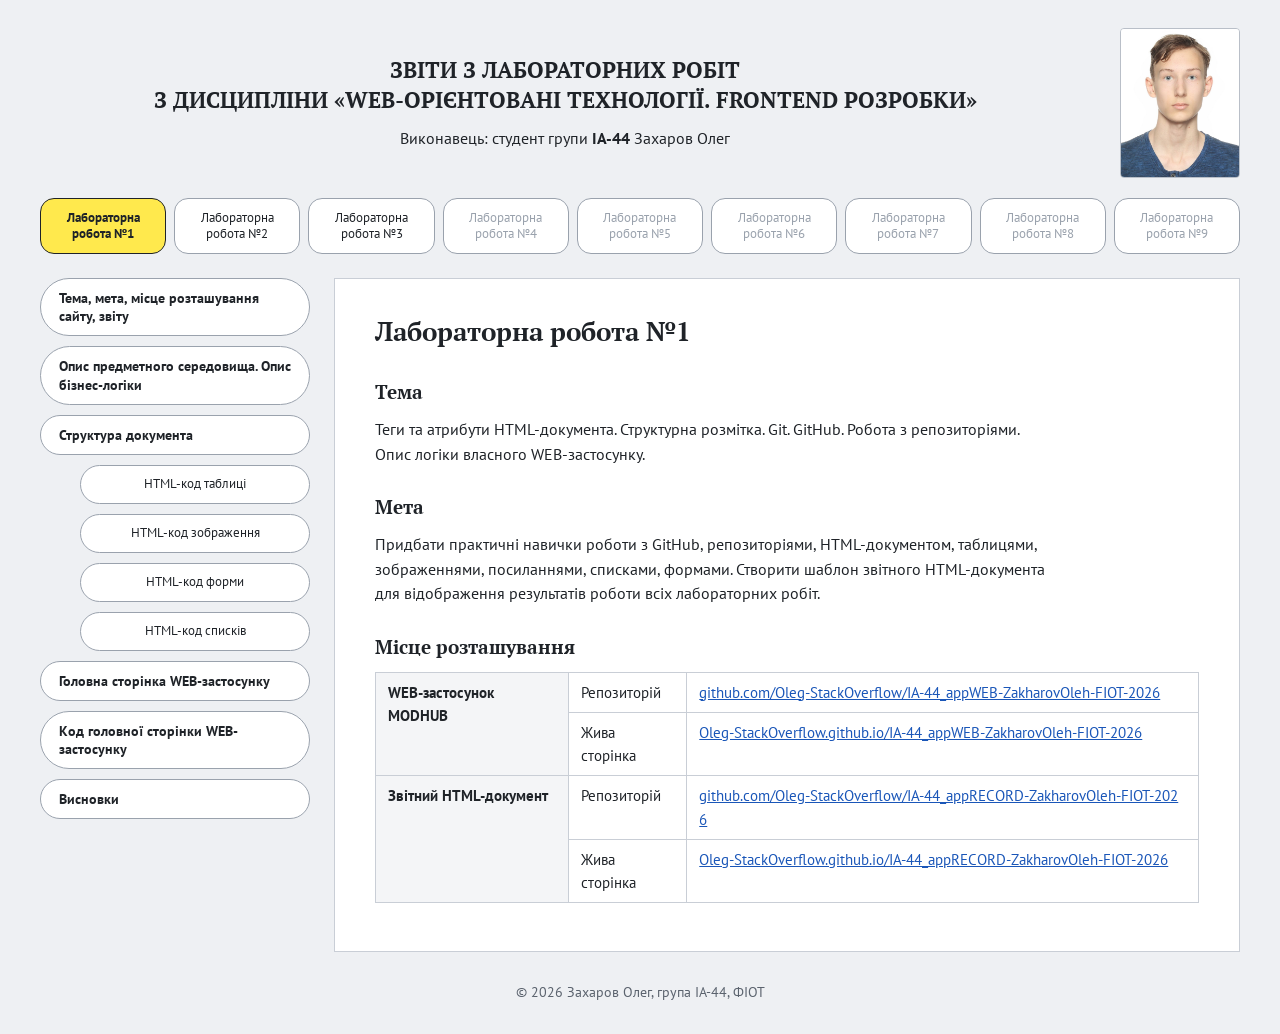
<file: index.html>
<!DOCTYPE html>
<html lang="uk">
<head>
    <meta charset="UTF-8">
    <meta name="viewport" content="width=device-width, initial-scale=1.0">
    <title>Звіти з лабораторних робіт — WEB-орієнтовані технології</title>
    <link rel="preconnect" href="https://fonts.googleapis.com">
    <link href="https://fonts.googleapis.com/css2?family=PT+Sans:wght@400;700&family=PT+Serif:wght@400;700&display=swap" rel="stylesheet">
    <link rel="stylesheet" href="css/style.css">
</head>
<body>

    <!-- Шапка звіту -->
    <header class="header">
        <div class="header__text">
            <h1>Звіти з лабораторних робіт<br>
                з дисципліни «WEB-орієнтовані технології. Frontend розробки»</h1>
            <p class="header__student">Виконавець: студент групи <b>ІА-44</b> Захаров Олег</p>
        </div>
        <img src="images/photo.jpg" alt="Фото студента" class="header__photo" width="120" height="150">
    </header>

    <!-- Навігація по лабораторних роботах -->
    <nav class="labs">
        <a href="index.html" class="labs__item labs__item--active">Лабораторна робота №1</a>
        <a href="lab2.html" class="labs__item">Лабораторна робота №2</a>
        <a href="lab3.html" class="labs__item">Лабораторна робота №3</a>
        <a href="#" class="labs__item labs__item--disabled">Лабораторна робота №4</a>
        <a href="#" class="labs__item labs__item--disabled">Лабораторна робота №5</a>
        <a href="#" class="labs__item labs__item--disabled">Лабораторна робота №6</a>
        <a href="#" class="labs__item labs__item--disabled">Лабораторна робота №7</a>
        <a href="#" class="labs__item labs__item--disabled">Лабораторна робота №8</a>
        <a href="#" class="labs__item labs__item--disabled">Лабораторна робота №9</a>
    </nav>

    <div class="layout">

        <!-- Меню лабораторної роботи -->
        <aside class="menu">
            <a href="#topic" class="menu__item">Тема, мета, місце розташування сайту, звіту</a>
            <a href="#subject" class="menu__item">Опис предметного середовища. Опис бізнес-логіки</a>
            <a href="#structure" class="menu__item">Структура документа</a>
            <a href="#table" class="menu__item menu__item--sub">HTML-код таблиці</a>
            <a href="#image" class="menu__item menu__item--sub">HTML-код зображення</a>
            <a href="#form" class="menu__item menu__item--sub">HTML-код форми</a>
            <a href="#lists" class="menu__item menu__item--sub">HTML-код списків</a>
            <a href="#main-page" class="menu__item">Головна сторінка WEB-застосунку</a>
            <a href="#main-code" class="menu__item">Код головної сторінки WEB-застосунку</a>
            <a href="#conclusions" class="menu__item">Висновки</a>
        </aside>

        <!-- Місце виведення інформації -->
        <main class="content">

            <!-- 1. Тема, мета -->
            <section id="topic" class="block">
                <h2>Лабораторна робота №1</h2>

                <h3>Тема</h3>
                <p>Теги та атрибути HTML-документа. Структурна розмітка. Git. GitHub. Робота з репозиторіями. Опис логіки власного WEB-застосунку.</p>

                <h3>Мета</h3>
                <p>Придбати практичні навички роботи з GitHub, репозиторіями, HTML-документом, таблицями, зображеннями, посиланнями, списками, формами. Створити шаблон звітного HTML-документа для відображення результатів роботи всіх лабораторних робіт.</p>

                <h3>Місце розташування</h3>
                <table class="links-table">
                    <tr>
                        <th rowspan="2">WEB-застосунок MODHUB</th>
                        <td>Репозиторій</td>
                        <td><a href="https://github.com/Oleg-StackOverflow/IA-44_appWEB-ZakharovOleh-FIOT-2026" target="_blank">github.com/Oleg-StackOverflow/IA-44_appWEB-ZakharovOleh-FIOT-2026</a></td>
                    </tr>
                    <tr>
                        <td>Жива сторінка</td>
                        <td><a href="https://Oleg-StackOverflow.github.io/IA-44_appWEB-ZakharovOleh-FIOT-2026/" target="_blank">Oleg-StackOverflow.github.io/IA-44_appWEB-ZakharovOleh-FIOT-2026</a></td>
                    </tr>
                    <tr>
                        <th rowspan="2">Звітний HTML-документ</th>
                        <td>Репозиторій</td>
                        <td><a href="https://github.com/Oleg-StackOverflow/IA-44_appRECORD-ZakharovOleh-FIOT-2026" target="_blank">github.com/Oleg-StackOverflow/IA-44_appRECORD-ZakharovOleh-FIOT-2026</a></td>
                    </tr>
                    <tr>
                        <td>Жива сторінка</td>
                        <td><a href="https://Oleg-StackOverflow.github.io/IA-44_appRECORD-ZakharovOleh-FIOT-2026/" target="_blank">Oleg-StackOverflow.github.io/IA-44_appRECORD-ZakharovOleh-FIOT-2026</a></td>
                    </tr>
                </table>
            </section>

            <!-- 2. Предметне середовище -->
            <section id="subject" class="block">
                <h2>Опис предметного середовища</h2>
                <p>Для лабораторних робіт обрано предметну галузь «Каталог модифікацій для комп'ютерних ігор». WEB-застосунок має назву MODHUB.</p>
                <p>Моди — це доповнення, створені гравцями, які змінюють графіку, ігровий процес або наповнення гри. Моди для однієї гри часто розкидані по різних сайтах, і гравцеві складно зрозуміти, чи підійде мод до його версії гри та чи не конфліктуватиме з іншими модами. MODHUB збирає моди в одному каталозі, показує їхню оцінку, кількість завантажень, вимоги та інструкцію з встановлення.</p>
                <p>Застосунком користуються три типи користувачів: гравець шукає та завантажує моди, автор публікує власні моди, модератор перевіряє нові моди перед появою в каталозі.</p>

                <h3>Основні сутності</h3>
                <ul>
                    <li><b>Гра</b> — назва та пов'язані з нею модифікації.</li>
                    <li><b>Мод</b> — назва, зображення, категорія, версія, вимоги та автор.</li>
                    <li><b>Користувач</b> — гравець, автор або модератор.</li>
                    <li><b>Оцінка й завантаження</b> — показники популярності мода.</li>
                </ul>

                <h2>Опис бізнес-логіки</h2>
                <h3>Сценарій «Пошук і вибір мода»</h3>
                <ol>
                    <li>Гравець обирає гру або вводить пошуковий запит.</li>
                    <li>Каталог відбирає моди за назвою та вибраною грою.</li>
                    <li>Гравець переглядає оцінку, вимоги та інструкцію автора.</li>
                    <li>Після перевірки сумісності гравець переходить до завантаження.</li>
                </ol>

                <h3>Сценарій «Публікація та перевірка»</h3>
                <ol>
                    <li>Автор заповнює назву, гру, категорію, опис, версію та вимоги мода.</li>
                    <li>Новий мод надходить на перевірку модератору; до схвалення він не відображається в каталозі.</li>
                    <li>Після схвалення мод публікується та прив'язується до гри.</li>
                    <li>Рейтинг мода формується з оцінок користувачів.</li>
                </ol>

                <h3>Функціональні вимоги</h3>
                <ul>
                    <li>Пошук модів за назвою та фільтрація за грою.</li>
                    <li>Перегляд списку популярних модів з оцінкою та кількістю завантажень.</li>
                    <li>Додавання нового мода автором і перевірка його модератором.</li>
                    <li>Вхід користувача в систему.</li>
                    <li>Надсилання повідомлення через форму зворотного зв'язку.</li>
                </ul>

                <h3>Нефункціональні вимоги</h3>
                <ul>
                    <li>Коректне відображення в сучасних браузерах і на мобільних пристроях.</li>
                    <li>Сторінки завантажуються не довше ніж за 2–3 секунди.</li>
                    <li>Інтерфейс українською мовою, зрозуміла навігація.</li>
                    <li>Перевірка даних у формах перед надсиланням.</li>
                </ul>
            </section>

            <!-- 3. Структура документа -->
            <section id="structure" class="block">
                <h2>Структура головної сторінки WEB-застосунку</h2>
                <p>Головна сторінка (файл <code>index.html</code>) складається з шапки, основної частини та футера. Основна частина містить пошук, таблицю популярних модів, інструкцію у вигляді списків і форму зворотного зв'язку. Стилі винесені в окремий файл <code>css/style.css</code>.</p>

                <h3>Загальна структура</h3>
<pre><code>&lt;!DOCTYPE html&gt;
&lt;html lang="uk"&gt;
&lt;head&gt;
    &lt;meta charset="UTF-8"&gt;
    &lt;title&gt;MODHUB — каталог модів&lt;/title&gt;
    &lt;link rel="stylesheet" href="css/style.css"&gt;
&lt;/head&gt;
&lt;body&gt;
    &lt;header class="header"&gt;          &lt;!-- логотип, посилання, кнопки --&gt;
        &lt;a href="index.html" class="logo"&gt;...&lt;/a&gt;
        &lt;nav class="header__nav"&gt;...&lt;/nav&gt;
    &lt;/header&gt;

    &lt;main class="container"&gt;
        &lt;section class="catalog"&gt;    &lt;!-- h1, форма пошуку, список ігор --&gt;
        &lt;section id="popular"&gt;       &lt;!-- h2, таблиця модів із зображеннями --&gt;
        &lt;div class="bottom"&gt;
            &lt;section class="howto"&gt;  &lt;!-- нумерований і маркований списки --&gt;
            &lt;section id="feedback"&gt;  &lt;!-- форма зворотного зв'язку --&gt;
        &lt;/div&gt;
    &lt;/main&gt;

    &lt;footer class="footer"&gt;...&lt;/footer&gt;
&lt;/body&gt;
&lt;/html&gt;</code></pre>

                <h3>Посилання</h3>
                <p>Посилання на сторінку з описом предметної галузі та бізнес-логіки розміщене в шапці. На сторінці <code>about.html</code> є зворотне посилання на каталог.</p>
<pre><code>&lt;nav class="header__nav"&gt;
    &lt;a href="about.html" class="link-accent"&gt;Про проєкт і бізнес-логіку&lt;/a&gt;
&lt;/nav&gt;
&lt;!-- about.html --&gt;
&lt;a href="index.html" class="link-accent"&gt;&amp;larr; До каталогу&lt;/a&gt;</code></pre>

                <h3>Використані теги</h3>
                <table class="theory-table">
                    <thead>
                        <tr><th>Група</th><th>Теги</th></tr>
                    </thead>
                    <tbody>
                        <tr><td>Структура документа</td><td><code>&lt;!DOCTYPE&gt;</code>, <code>&lt;html&gt;</code>, <code>&lt;head&gt;</code>, <code>&lt;meta&gt;</code>, <code>&lt;title&gt;</code>, <code>&lt;link&gt;</code>, <code>&lt;body&gt;</code></td></tr>
                        <tr><td>Семантичні блоки</td><td><code>&lt;header&gt;</code>, <code>&lt;nav&gt;</code>, <code>&lt;main&gt;</code>, <code>&lt;section&gt;</code>, <code>&lt;footer&gt;</code>, <code>&lt;div&gt;</code></td></tr>
                        <tr><td>Заголовки та текст</td><td><code>&lt;h1&gt;</code>, <code>&lt;h2&gt;</code>, <code>&lt;h3&gt;</code>, <code>&lt;p&gt;</code>, <code>&lt;span&gt;</code></td></tr>
                        <tr><td>Посилання та зображення</td><td><code>&lt;a&gt;</code>, <code>&lt;img&gt;</code>, <code>&lt;svg&gt;</code></td></tr>
                        <tr><td>Таблиця</td><td><code>&lt;table&gt;</code>, <code>&lt;thead&gt;</code>, <code>&lt;tbody&gt;</code>, <code>&lt;tr&gt;</code>, <code>&lt;th&gt;</code>, <code>&lt;td&gt;</code></td></tr>
                        <tr><td>Списки</td><td><code>&lt;ol&gt;</code>, <code>&lt;ul&gt;</code>, <code>&lt;li&gt;</code></td></tr>
                        <tr><td>Форми</td><td><code>&lt;form&gt;</code>, <code>&lt;label&gt;</code>, <code>&lt;input&gt;</code>, <code>&lt;textarea&gt;</code>, <code>&lt;button&gt;</code></td></tr>
                    </tbody>
                </table>
            </section>

            <!-- 3.1 Таблиця -->
            <section id="table" class="block">
                <h2>HTML-код таблиці</h2>
                <p>На головній сторінці таблиця використовується для виведення популярних модів: у кожному рядку є зображення, гра й категорія, назва мода, оцінка та кількість завантажень.</p>
<pre><code>&lt;table class="mods-table"&gt;
    &lt;thead&gt;
        &lt;tr&gt;
            &lt;th&gt;Мод&lt;/th&gt;
            &lt;th class="col-num"&gt;Оцінка&lt;/th&gt;
            &lt;th class="col-num"&gt;Завантаження&lt;/th&gt;
        &lt;/tr&gt;
    &lt;/thead&gt;
    &lt;tbody&gt;
        &lt;tr&gt;
            &lt;td&gt;
                &lt;div class="mod"&gt;
                    &lt;img src="images/zone-reborn.jpg" alt="Скриншот моду Zone Reborn" width="110" height="70"&gt;
                    &lt;div&gt;
                        &lt;p class="mod__meta"&gt;S.T.A.L.K.E.R. 2 / Графіка&lt;/p&gt;
                        &lt;h3 class="mod__name"&gt;Zone Reborn&lt;/h3&gt;
                    &lt;/div&gt;
                &lt;/div&gt;
            &lt;/td&gt;
            &lt;td class="col-num"&gt;&lt;span class="star"&gt;&amp;#9734;&lt;/span&gt; 4.9&lt;/td&gt;
            &lt;td class="col-num muted"&gt;&amp;#10515; 25,4 тис.&lt;/td&gt;
        &lt;/tr&gt;
        &lt;tr&gt;
            &lt;td&gt;
                &lt;div class="mod"&gt;
                    &lt;img src="images/night-city.jpg" alt="Скриншот моду Night City Rewired" width="110" height="70"&gt;
                    &lt;div&gt;
                        &lt;p class="mod__meta"&gt;Cyberpunk 2077 / Геймплей&lt;/p&gt;
                        &lt;h3 class="mod__name"&gt;Night City Rewired&lt;/h3&gt;
                    &lt;/div&gt;
                &lt;/div&gt;
            &lt;/td&gt;
            &lt;td class="col-num"&gt;&lt;span class="star"&gt;&amp;#9734;&lt;/span&gt; 4.8&lt;/td&gt;
            &lt;td class="col-num muted"&gt;&amp;#10515; 42,1 тис.&lt;/td&gt;
        &lt;/tr&gt;
        &lt;tr&gt;
            &lt;td&gt;
                &lt;div class="mod"&gt;
                    &lt;img src="images/nordic-horizons.jpg" alt="Скриншот моду Nordic Horizons" width="110" height="70"&gt;
                    &lt;div&gt;
                        &lt;p class="mod__meta"&gt;Skyrim SE / Графіка&lt;/p&gt;
                        &lt;h3 class="mod__name"&gt;Nordic Horizons&lt;/h3&gt;
                    &lt;/div&gt;
                &lt;/div&gt;
            &lt;/td&gt;
            &lt;td class="col-num"&gt;&lt;span class="star"&gt;&amp;#9734;&lt;/span&gt; 4.9&lt;/td&gt;
            &lt;td class="col-num muted"&gt;&amp;#10515; 85,6 тис.&lt;/td&gt;
        &lt;/tr&gt;
        &lt;tr&gt;
            &lt;td&gt;
                &lt;div class="mod"&gt;
                    &lt;img src="images/vanilla-adventures.jpg" alt="Скриншот моду Vanilla+ Adventures" width="110" height="70"&gt;
                    &lt;div&gt;
                        &lt;p class="mod__meta"&gt;Minecraft / Нові світи&lt;/p&gt;
                        &lt;h3 class="mod__name"&gt;Vanilla+ Adventures&lt;/h3&gt;
                    &lt;/div&gt;
                &lt;/div&gt;
            &lt;/td&gt;
            &lt;td class="col-num"&gt;&lt;span class="star"&gt;&amp;#9734;&lt;/span&gt; 4.7&lt;/td&gt;
            &lt;td class="col-num muted"&gt;&amp;#10515; 31,2 тис.&lt;/td&gt;
        &lt;/tr&gt;
    &lt;/tbody&gt;
&lt;/table&gt;</code></pre>

                <h3>Скриншот таблиці</h3>
                <figure>
                    <img src="images/table.png" alt="Скриншот таблиці популярних модів" class="screenshot">
                    <figcaption>Рис. 1 — Таблиця «Популярні моди»</figcaption>
                </figure>

                <h3>Теорія: теги таблиць</h3>
                <p>Таблиця в HTML створюється тегом <code>&lt;table&gt;</code>. Таблиця складається з рядків <code>&lt;tr&gt;</code>, а рядки — з комірок <code>&lt;td&gt;</code> або <code>&lt;th&gt;</code>.</p>
                <table class="theory-table">
                    <thead>
                        <tr><th>Тег</th><th>Призначення</th></tr>
                    </thead>
                    <tbody>
                        <tr><td><code>&lt;table&gt;</code></td><td>Контейнер таблиці.</td></tr>
                        <tr><td><code>&lt;caption&gt;</code></td><td>Підпис (назва) таблиці, розміщується одразу після <code>&lt;table&gt;</code>.</td></tr>
                        <tr><td><code>&lt;thead&gt;</code></td><td>Група рядків заголовка таблиці.</td></tr>
                        <tr><td><code>&lt;tbody&gt;</code></td><td>Основна частина таблиці з даними.</td></tr>
                        <tr><td><code>&lt;tfoot&gt;</code></td><td>Нижня частина таблиці (підсумки).</td></tr>
                        <tr><td><code>&lt;tr&gt;</code></td><td>Рядок таблиці.</td></tr>
                        <tr><td><code>&lt;th&gt;</code></td><td>Комірка-заголовок, за замовчуванням жирна й по центру.</td></tr>
                        <tr><td><code>&lt;td&gt;</code></td><td>Звичайна комірка з даними.</td></tr>
                        <tr><td><code>&lt;colgroup&gt;</code>, <code>&lt;col&gt;</code></td><td>Групування стовпців для задання їм спільного оформлення.</td></tr>
                    </tbody>
                </table>

                <h3>Атрибути</h3>
                <ul>
                    <li><code>colspan</code> — об'єднує комірку на кілька стовпців.</li>
                    <li><code>rowspan</code> — об'єднує комірку на кілька рядків (використано в таблиці посилань у розділі «Тема, мета»).</li>
                    <li><code>scope</code> — вказує, до чого належить заголовок <code>&lt;th&gt;</code>: <code>row</code> або <code>col</code>.</li>
                    <li><code>headers</code> — пов'язує комірку із заголовками за їхніми <code>id</code>.</li>
                </ul>
                <p>Атрибути <code>border</code>, <code>cellpadding</code>, <code>cellspacing</code>, <code>align</code>, <code>bgcolor</code> застаріли. Замість них використовують CSS-властивості <code>border</code>, <code>padding</code>, <code>border-collapse</code>, <code>text-align</code>, <code>background-color</code>.</p>
            </section>

            <!-- 3.2 Зображення -->
            <section id="image" class="block">
                <h2>HTML-код зображення</h2>
                <p>Зображення використовуються в таблиці модів як превʼю кожної модифікації.</p>
<pre><code>&lt;img src="images/zone-reborn.jpg" alt="Скриншот моду Zone Reborn" width="110" height="70"&gt;</code></pre>

                <h3>Скриншот зображення</h3>
                <figure>
                    <img src="images/image.png" alt="Скриншот зображення мода в таблиці" class="screenshot">
                    <figcaption>Рис. 2 — Зображення мода Zone Reborn</figcaption>
                </figure>

                <h3>Теорія: тег &lt;img&gt; та його атрибути</h3>
                <p>Тег <code>&lt;img&gt;</code> вставляє зображення на сторінку. Він одиночний, тобто не має закриваючого тегу. Підтримуються формати JPG, PNG, GIF, SVG, WebP.</p>
                <table class="theory-table">
                    <thead>
                        <tr><th>Атрибут</th><th>Призначення</th></tr>
                    </thead>
                    <tbody>
                        <tr><td><code>src</code></td><td>Шлях до файлу зображення (обов'язковий). Може бути відносним (<code>images/photo.jpg</code>) або абсолютним (URL).</td></tr>
                        <tr><td><code>alt</code></td><td>Альтернативний текст. Показується, якщо зображення не завантажилось, і зачитується програмами для незрячих.</td></tr>
                        <tr><td><code>width</code>, <code>height</code></td><td>Ширина та висота в пікселях. Браузер резервує місце під картинку, і сторінка не «стрибає» під час завантаження.</td></tr>
                        <tr><td><code>title</code></td><td>Підказка, що з'являється при наведенні курсора.</td></tr>
                        <tr><td><code>loading</code></td><td><code>lazy</code> — відкладене завантаження, поки зображення не з'явиться в зоні видимості.</td></tr>
                        <tr><td><code>srcset</code>, <code>sizes</code></td><td>Набір зображень різного розміру для різних екранів.</td></tr>
                    </tbody>
                </table>
                <p>Для зображення з підписом використовують теги <code>&lt;figure&gt;</code> і <code>&lt;figcaption&gt;</code>, як для скриншотів у цьому звіті.</p>
            </section>

            <!-- 3.3 Форма -->
            <section id="form" class="block">
                <h2>HTML-код форми</h2>
                <p>Форма зворотного зв'язку дозволяє користувачу надіслати запитання. Поля «Ім'я» та «Електронна пошта» обов'язкові.</p>
<pre><code>&lt;section id="feedback"&gt;
    &lt;h2&gt;Зворотний зв'язок&lt;/h2&gt;

    &lt;form action="#" method="post" class="feedback__form"&gt;
        &lt;div class="form-row"&gt;
            &lt;div class="form-group"&gt;
                &lt;label for="name"&gt;Ім'я&lt;/label&gt;
                &lt;input type="text" id="name" name="name" placeholder="Ваше ім'я" required&gt;
            &lt;/div&gt;
            &lt;div class="form-group"&gt;
                &lt;label for="email"&gt;Електронна пошта&lt;/label&gt;
                &lt;input type="email" id="email" name="email" placeholder="name@example.com" required&gt;
            &lt;/div&gt;
        &lt;/div&gt;

        &lt;div class="form-group"&gt;
            &lt;label for="message"&gt;Повідомлення&lt;/label&gt;
            &lt;textarea id="message" name="message" rows="4" placeholder="Напишіть ваше запитання..."&gt;&lt;/textarea&gt;
        &lt;/div&gt;

        &lt;button type="submit" class="btn-accent"&gt;Надіслати повідомлення&lt;/button&gt;
    &lt;/form&gt;
&lt;/section&gt;</code></pre>

                <h3>Скриншот форми</h3>
                <figure>
                    <img src="images/form.png" alt="Скриншот форми зворотного зв'язку" class="screenshot">
                    <figcaption>Рис. 3 — Форма «Зворотний зв'язок»</figcaption>
                </figure>

                <h3>Теорія: теги та атрибути форм</h3>
                <table class="theory-table">
                    <thead>
                        <tr><th>Тег / атрибут</th><th>Призначення</th></tr>
                    </thead>
                    <tbody>
                        <tr><td><code>&lt;form&gt;</code></td><td>Контейнер форми. Атрибут <code>action</code> — адреса обробника, <code>method</code> — спосіб передачі (<code>get</code> або <code>post</code>).</td></tr>
                        <tr><td><code>&lt;label&gt;</code></td><td>Підпис поля. Атрибут <code>for</code> пов'язує його з <code>id</code> поля.</td></tr>
                        <tr><td><code>&lt;input&gt;</code></td><td>Поле введення. Тип задається атрибутом <code>type</code>: <code>text</code>, <code>email</code>, <code>password</code>, <code>number</code>, <code>checkbox</code>, <code>radio</code> тощо.</td></tr>
                        <tr><td><code>&lt;textarea&gt;</code></td><td>Багаторядкове текстове поле, висота задається атрибутом <code>rows</code>.</td></tr>
                        <tr><td><code>&lt;select&gt;</code>, <code>&lt;option&gt;</code></td><td>Випадаючий список.</td></tr>
                        <tr><td><code>&lt;button&gt;</code></td><td>Кнопка. <code>type="submit"</code> надсилає форму.</td></tr>
                        <tr><td><code>&lt;fieldset&gt;</code>, <code>&lt;legend&gt;</code></td><td>Групування полів форми з заголовком.</td></tr>
                        <tr><td><code>name</code></td><td>Ім'я поля, під яким значення передається на сервер.</td></tr>
                        <tr><td><code>placeholder</code></td><td>Підказка всередині порожнього поля.</td></tr>
                        <tr><td><code>required</code></td><td>Поле обов'язкове: без нього форма не надішлеться.</td></tr>
                    </tbody>
                </table>
            </section>

            <!-- 3.4 Списки -->
            <section id="lists" class="block">
                <h2>HTML-код списків</h2>
                <p>У розділі «Як користуватися» нумерований список описує послідовні кроки встановлення мода, а маркований — поради, порядок яких не важливий.</p>
<pre><code>&lt;section class="howto"&gt;
    &lt;h2&gt;Як користуватися&lt;/h2&gt;

    &lt;h3&gt;Встановлення мода&lt;/h3&gt;
    &lt;ol&gt;
        &lt;li&gt;Оберіть гру та знайдіть потрібний мод.&lt;/li&gt;
        &lt;li&gt;Перевірте версію гри й вимоги мода.&lt;/li&gt;
        &lt;li&gt;Завантажте мод і дотримуйтеся інструкції автора.&lt;/li&gt;
    &lt;/ol&gt;

    &lt;h3&gt;Перед запуском&lt;/h3&gt;
    &lt;ul&gt;
        &lt;li&gt;Зробіть резервну копію збережень.&lt;/li&gt;
        &lt;li&gt;Перевірте сумісність з іншими модами:
            &lt;ul&gt;
                &lt;li&gt;порядок завантаження модів;&lt;/li&gt;
                &lt;li&gt;чи не змінюють моди одні й ті самі файли.&lt;/li&gt;
            &lt;/ul&gt;
        &lt;/li&gt;
        &lt;li&gt;Використовуйте відповідну версію гри.&lt;/li&gt;
    &lt;/ul&gt;
&lt;/section&gt;</code></pre>

                <h3>Скриншот списків</h3>
                <figure>
                    <img src="images/lists.png" alt="Скриншот списків у розділі Як користуватися" class="screenshot">
                    <figcaption>Рис. 4 — Нумерований і маркований списки</figcaption>
                </figure>

                <h3>Теорія: теги та атрибути списків</h3>
                <table class="theory-table">
                    <thead>
                        <tr><th>Тег</th><th>Призначення</th></tr>
                    </thead>
                    <tbody>
                        <tr><td><code>&lt;ol&gt;</code></td><td>Нумерований (впорядкований) список.</td></tr>
                        <tr><td><code>&lt;ul&gt;</code></td><td>Маркований (невпорядкований) список.</td></tr>
                        <tr><td><code>&lt;li&gt;</code></td><td>Елемент списку, використовується всередині <code>&lt;ol&gt;</code> і <code>&lt;ul&gt;</code>.</td></tr>
                        <tr><td><code>&lt;dl&gt;</code>, <code>&lt;dt&gt;</code>, <code>&lt;dd&gt;</code></td><td>Список визначень: термін і його опис.</td></tr>
                    </tbody>
                </table>

                <h3>Атрибути</h3>
                <ul>
                    <li><code>type</code> для <code>&lt;ol&gt;</code> — вид нумерації: <code>1</code>, <code>A</code>, <code>a</code>, <code>I</code>, <code>i</code>.</li>
                    <li><code>start</code> — число, з якого починається нумерація.</li>
                    <li><code>reversed</code> — нумерація у зворотному порядку.</li>
                    <li><code>value</code> для <code>&lt;li&gt;</code> — номер конкретного елемента.</li>
                </ul>
                <p>Вид маркера в <code>&lt;ul&gt;</code> змінюють через CSS-властивість <code>list-style-type</code> (<code>disc</code>, <code>circle</code>, <code>square</code>, <code>none</code>). Списки можна вкладати один в одний.</p>
            </section>

            <!-- 4. Головна сторінка -->
            <section id="main-page" class="block">
                <h2>Головна сторінка WEB-застосунку</h2>
                <p>Жива сторінка: <a href="https://USERNAME.github.io/IS-4X_appWEB-PrizvyshcheImia-FIOT-2026/" target="_blank">USERNAME.github.io/IS-4X_appWEB-PrizvyshcheImia-FIOT-2026</a></p>
                <figure>
                    <img src="images/main-page.png" alt="Скриншот головної сторінки MODHUB" class="screenshot">
                    <figcaption>Рис. 5 — Головна сторінка WEB-застосунку MODHUB</figcaption>
                </figure>
            </section>

            <!-- 5. Код головної сторінки -->
            <section id="main-code" class="block">
                <h2>Код головної сторінки WEB-застосунку</h2>
                <p>Файл <code>index.html</code>:</p>
<pre class="code-long"><code>&lt;!DOCTYPE html&gt;
&lt;html lang="uk"&gt;
&lt;head&gt;
    &lt;meta charset="UTF-8"&gt;
    &lt;meta name="viewport" content="width=device-width, initial-scale=1.0"&gt;
    &lt;title&gt;MODHUB — каталог модів&lt;/title&gt;
    &lt;link rel="preconnect" href="https://fonts.googleapis.com"&gt;
    &lt;link href="https://fonts.googleapis.com/css2?family=Inter:wght@400;500;600&amp;display=swap" rel="stylesheet"&gt;
    &lt;link rel="stylesheet" href="css/style.css"&gt;
&lt;/head&gt;
&lt;body&gt;

    &lt;!-- Шапка сайту --&gt;
    &lt;header class="header"&gt;
        &lt;div class="container header__inner"&gt;
            &lt;a href="index.html" class="logo"&gt;
                &lt;span class="logo__icon"&gt;M&lt;/span&gt;
                &lt;span class="logo__text"&gt;MODHUB&lt;/span&gt;
            &lt;/a&gt;

            &lt;nav class="header__nav"&gt;
                &lt;a href="about.html" class="link-accent"&gt;Про проєкт і бізнес-логіку&lt;/a&gt;
            &lt;/nav&gt;

            &lt;div class="header__actions"&gt;
                &lt;a href="#" class="header__login"&gt;Увійти&lt;/a&gt;
                &lt;a href="#" class="btn-outline"&gt;Додати мод &lt;span class="arrow-down"&gt;&amp;#9662;&lt;/span&gt;&lt;/a&gt;
            &lt;/div&gt;
        &lt;/div&gt;
    &lt;/header&gt;

    &lt;main class="container"&gt;

        &lt;!-- Пошук --&gt;
        &lt;section class="catalog"&gt;
            &lt;h1&gt;Каталог модів&lt;/h1&gt;

            &lt;form class="search" action="#" method="get"&gt;
                &lt;svg class="search__icon" width="16" height="16" viewBox="0 0 24 24" fill="none" stroke="currentColor" stroke-width="2"&gt;
                    &lt;circle cx="11" cy="11" r="7"&gt;&lt;/circle&gt;
                    &lt;line x1="16.5" y1="16.5" x2="21" y2="21"&gt;&lt;/line&gt;
                &lt;/svg&gt;
                &lt;input type="text" name="q" placeholder="Пошук модів та ігор" class="search__input"&gt;
                &lt;button type="submit" class="btn-accent"&gt;
                    Знайти моди
                    &lt;svg width="14" height="14" viewBox="0 0 24 24" fill="none" stroke="currentColor" stroke-width="2.5"&gt;
                        &lt;circle cx="11" cy="11" r="7"&gt;&lt;/circle&gt;
                        &lt;line x1="16.5" y1="16.5" x2="21" y2="21"&gt;&lt;/line&gt;
                    &lt;/svg&gt;
                &lt;/button&gt;
            &lt;/form&gt;

            &lt;ul class="games"&gt;
                &lt;li&gt;&lt;a href="#"&gt;S.T.A.L.K.E.R. 2&lt;/a&gt;&lt;/li&gt;
                &lt;li&gt;&lt;a href="#"&gt;Cyberpunk 2077&lt;/a&gt;&lt;/li&gt;
                &lt;li&gt;&lt;a href="#"&gt;Skyrim SE&lt;/a&gt;&lt;/li&gt;
                &lt;li&gt;&lt;a href="#"&gt;Minecraft&lt;/a&gt;&lt;/li&gt;
                &lt;li&gt;&lt;a href="#"&gt;GTA V&lt;/a&gt;&lt;/li&gt;
                &lt;li&gt;&lt;a href="#"&gt;The Witcher 3&lt;/a&gt;&lt;/li&gt;
            &lt;/ul&gt;
        &lt;/section&gt;

        &lt;!-- Таблиця популярних модів --&gt;
        &lt;section id="popular"&gt;
            &lt;h2&gt;Популярні моди&lt;/h2&gt;

            &lt;table class="mods-table"&gt;
                &lt;thead&gt;
                    &lt;tr&gt;
                        &lt;th&gt;Мод&lt;/th&gt;
                        &lt;th class="col-num"&gt;Оцінка&lt;/th&gt;
                        &lt;th class="col-num"&gt;Завантаження&lt;/th&gt;
                    &lt;/tr&gt;
                &lt;/thead&gt;
                &lt;tbody&gt;
                    &lt;tr&gt;
                        &lt;td&gt;
                            &lt;div class="mod"&gt;
                                &lt;img src="images/zone-reborn.jpg" alt="Скриншот моду Zone Reborn" width="110" height="70"&gt;
                                &lt;div&gt;
                                    &lt;p class="mod__meta"&gt;S.T.A.L.K.E.R. 2 / Графіка&lt;/p&gt;
                                    &lt;h3 class="mod__name"&gt;Zone Reborn&lt;/h3&gt;
                                &lt;/div&gt;
                            &lt;/div&gt;
                        &lt;/td&gt;
                        &lt;td class="col-num"&gt;&lt;span class="star"&gt;&amp;#9734;&lt;/span&gt; 4.9&lt;/td&gt;
                        &lt;td class="col-num muted"&gt;&amp;#10515; 25,4 тис.&lt;/td&gt;
                    &lt;/tr&gt;
                    &lt;tr&gt;
                        &lt;td&gt;
                            &lt;div class="mod"&gt;
                                &lt;img src="images/night-city.jpg" alt="Скриншот моду Night City Rewired" width="110" height="70"&gt;
                                &lt;div&gt;
                                    &lt;p class="mod__meta"&gt;Cyberpunk 2077 / Геймплей&lt;/p&gt;
                                    &lt;h3 class="mod__name"&gt;Night City Rewired&lt;/h3&gt;
                                &lt;/div&gt;
                            &lt;/div&gt;
                        &lt;/td&gt;
                        &lt;td class="col-num"&gt;&lt;span class="star"&gt;&amp;#9734;&lt;/span&gt; 4.8&lt;/td&gt;
                        &lt;td class="col-num muted"&gt;&amp;#10515; 42,1 тис.&lt;/td&gt;
                    &lt;/tr&gt;
                    &lt;tr&gt;
                        &lt;td&gt;
                            &lt;div class="mod"&gt;
                                &lt;img src="images/nordic-horizons.jpg" alt="Скриншот моду Nordic Horizons" width="110" height="70"&gt;
                                &lt;div&gt;
                                    &lt;p class="mod__meta"&gt;Skyrim SE / Графіка&lt;/p&gt;
                                    &lt;h3 class="mod__name"&gt;Nordic Horizons&lt;/h3&gt;
                                &lt;/div&gt;
                            &lt;/div&gt;
                        &lt;/td&gt;
                        &lt;td class="col-num"&gt;&lt;span class="star"&gt;&amp;#9734;&lt;/span&gt; 4.9&lt;/td&gt;
                        &lt;td class="col-num muted"&gt;&amp;#10515; 85,6 тис.&lt;/td&gt;
                    &lt;/tr&gt;
                    &lt;tr&gt;
                        &lt;td&gt;
                            &lt;div class="mod"&gt;
                                &lt;img src="images/vanilla-adventures.jpg" alt="Скриншот моду Vanilla+ Adventures" width="110" height="70"&gt;
                                &lt;div&gt;
                                    &lt;p class="mod__meta"&gt;Minecraft / Нові світи&lt;/p&gt;
                                    &lt;h3 class="mod__name"&gt;Vanilla+ Adventures&lt;/h3&gt;
                                &lt;/div&gt;
                            &lt;/div&gt;
                        &lt;/td&gt;
                        &lt;td class="col-num"&gt;&lt;span class="star"&gt;&amp;#9734;&lt;/span&gt; 4.7&lt;/td&gt;
                        &lt;td class="col-num muted"&gt;&amp;#10515; 31,2 тис.&lt;/td&gt;
                    &lt;/tr&gt;
                &lt;/tbody&gt;
            &lt;/table&gt;
        &lt;/section&gt;

        &lt;div class="bottom"&gt;
            &lt;!-- Інструкція (списки) --&gt;
            &lt;section class="howto"&gt;
                &lt;h2&gt;Як користуватися&lt;/h2&gt;

                &lt;h3&gt;Встановлення мода&lt;/h3&gt;
                &lt;ol&gt;
                    &lt;li&gt;Оберіть гру та знайдіть потрібний мод.&lt;/li&gt;
                    &lt;li&gt;Перевірте версію гри й вимоги мода.&lt;/li&gt;
                    &lt;li&gt;Завантажте мод і дотримуйтеся інструкції автора.&lt;/li&gt;
                &lt;/ol&gt;

                &lt;h3&gt;Перед запуском&lt;/h3&gt;
                &lt;ul&gt;
                    &lt;li&gt;Зробіть резервну копію збережень.&lt;/li&gt;
                    &lt;li&gt;Перевірте сумісність з іншими модами:
                        &lt;ul&gt;
                            &lt;li&gt;порядок завантаження модів;&lt;/li&gt;
                            &lt;li&gt;чи не змінюють моди одні й ті самі файли.&lt;/li&gt;
                        &lt;/ul&gt;
                    &lt;/li&gt;
                    &lt;li&gt;Використовуйте відповідну версію гри.&lt;/li&gt;
                &lt;/ul&gt;
            &lt;/section&gt;

            &lt;!-- Форма зворотного зв'язку --&gt;
            &lt;section id="feedback"&gt;
                &lt;h2&gt;Зворотний зв'язок&lt;/h2&gt;

                &lt;form action="#" method="post" class="feedback__form"&gt;
                    &lt;div class="form-row"&gt;
                        &lt;div class="form-group"&gt;
                            &lt;label for="name"&gt;Ім'я&lt;/label&gt;
                            &lt;input type="text" id="name" name="name" placeholder="Ваше ім'я" required&gt;
                        &lt;/div&gt;
                        &lt;div class="form-group"&gt;
                            &lt;label for="email"&gt;Електронна пошта&lt;/label&gt;
                            &lt;input type="email" id="email" name="email" placeholder="name@example.com" required&gt;
                        &lt;/div&gt;
                    &lt;/div&gt;

                    &lt;div class="form-group"&gt;
                        &lt;label for="message"&gt;Повідомлення&lt;/label&gt;
                        &lt;textarea id="message" name="message" rows="4" placeholder="Напишіть ваше запитання..."&gt;&lt;/textarea&gt;
                    &lt;/div&gt;

                    &lt;button type="submit" class="btn-accent"&gt;Надіслати повідомлення&lt;/button&gt;
                &lt;/form&gt;
            &lt;/section&gt;
        &lt;/div&gt;

    &lt;/main&gt;

    &lt;footer class="footer"&gt;
        &lt;div class="container footer__inner"&gt;
            &lt;p&gt;&amp;copy; 2026 MODHUB. Створено гравцями для гравців.&lt;/p&gt;
            &lt;div class="footer__links"&gt;
                &lt;a href="#"&gt;Конфіденційність&lt;/a&gt;
                &lt;a href="#"&gt;Умови використання&lt;/a&gt;
                &lt;a href="https://github.com/" target="_blank"&gt;GitHub&lt;/a&gt;
            &lt;/div&gt;
        &lt;/div&gt;
    &lt;/footer&gt;

&lt;/body&gt;
&lt;/html&gt;</code></pre>
            </section>

            <!-- 6. Висновки -->
            <section id="conclusions" class="block">
                <h2>Висновки</h2>
                <p>У ході лабораторної роботи було обрано предметну галузь «Каталог модифікацій для комп'ютерних ігор», описано предметне середовище, бізнес-логіку у вигляді сценаріїв, функціональні та нефункціональні вимоги до WEB-застосунку MODHUB.</p>
                <p>У Figma створено макет двох сторінок застосунку. Встановлено Git і GitHub Desktop, створено три репозиторії: для WEB-застосунку, для самостійних робіт і для звітного документа. Для кожного налаштовано GitHub Pages і отримано посилання на живу сторінку.</p>
                <p>За макетом зверстано головну сторінку застосунку з використанням заголовків різних рівнів, зображень, таблиці, нумерованих і маркованих списків, форми та посилання на сторінку з описом бізнес-логіки. Також створено шаблон звітного HTML-документа, який буде використовуватись для всіх наступних лабораторних робіт.</p>
                <p>Під час роботи отримано практичні навички роботи з репозиторіями та структурною розміткою HTML-документа.</p>
            </section>

        </main>
    </div>

    <footer class="footer">
        <p>&copy; 2026 Захаров Олег, група ІА-44, ФІОТ</p>
    </footer>

</body>
</html>
</file>
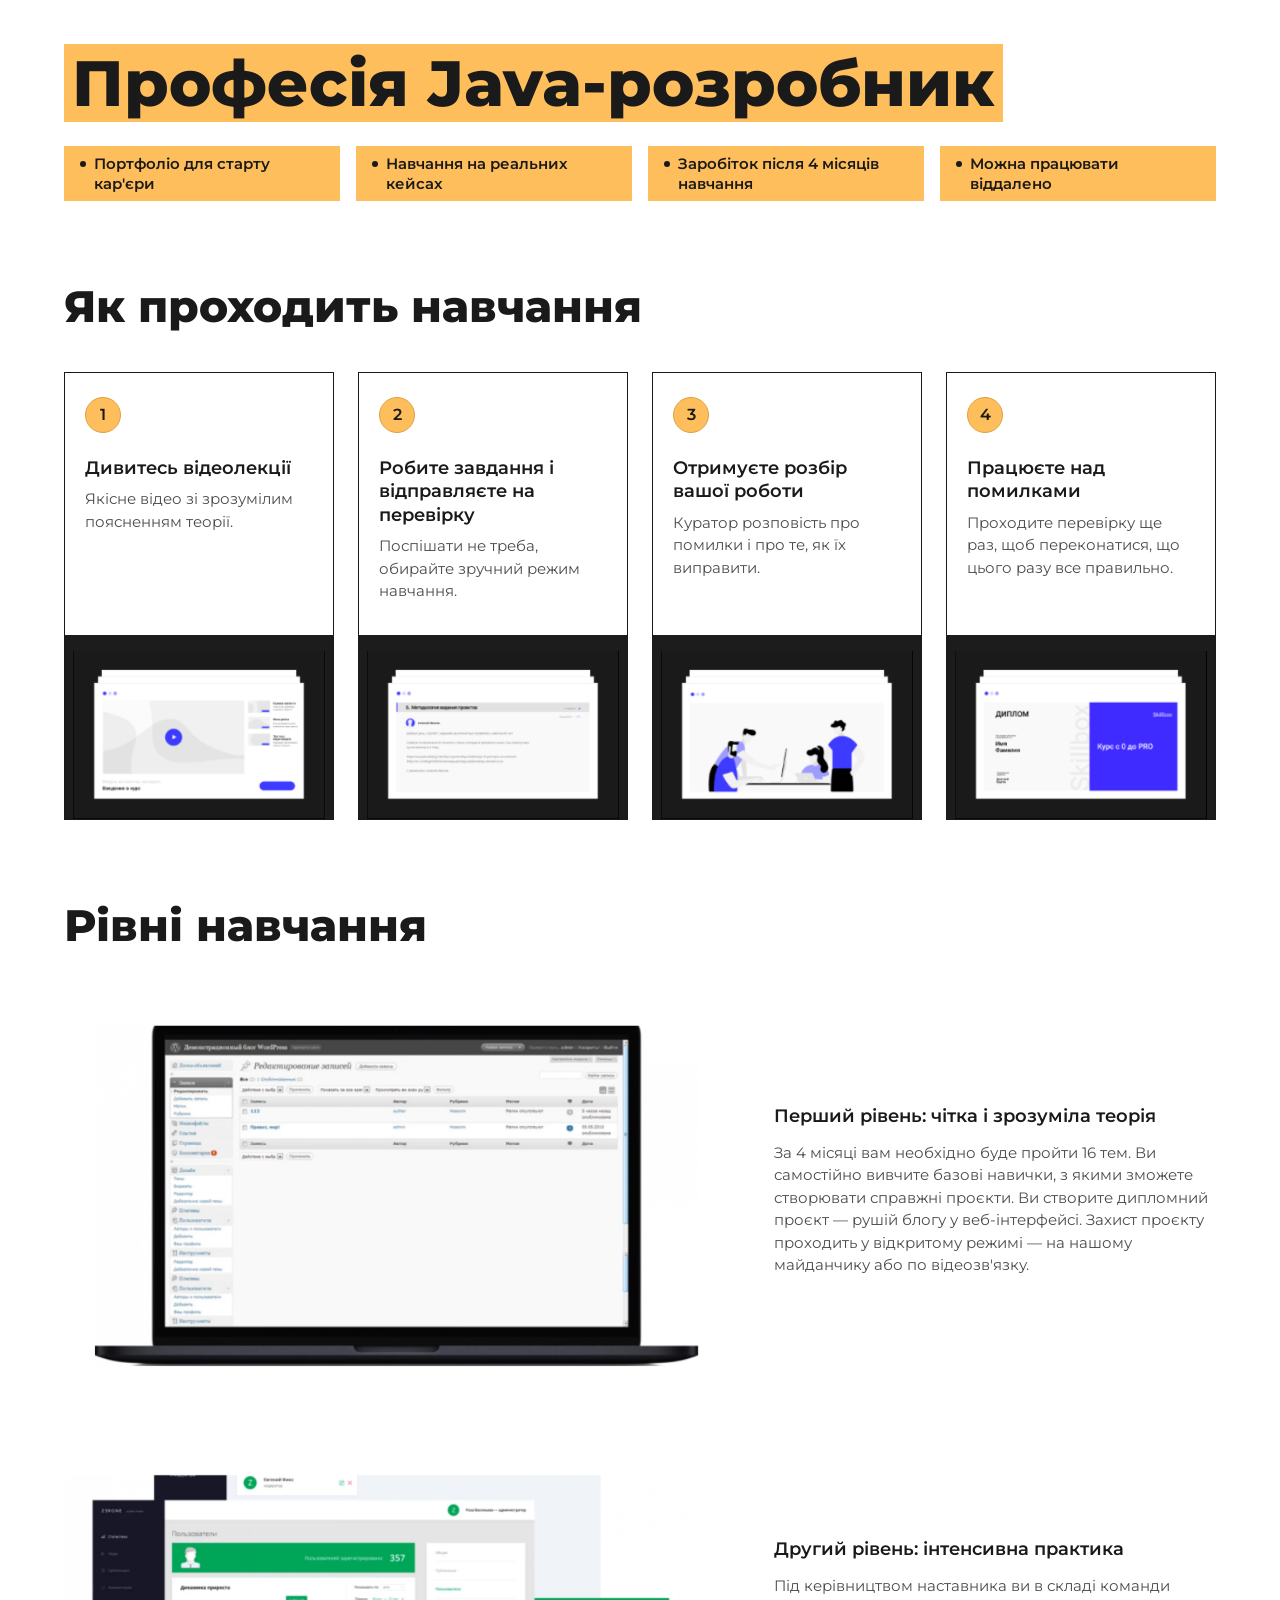
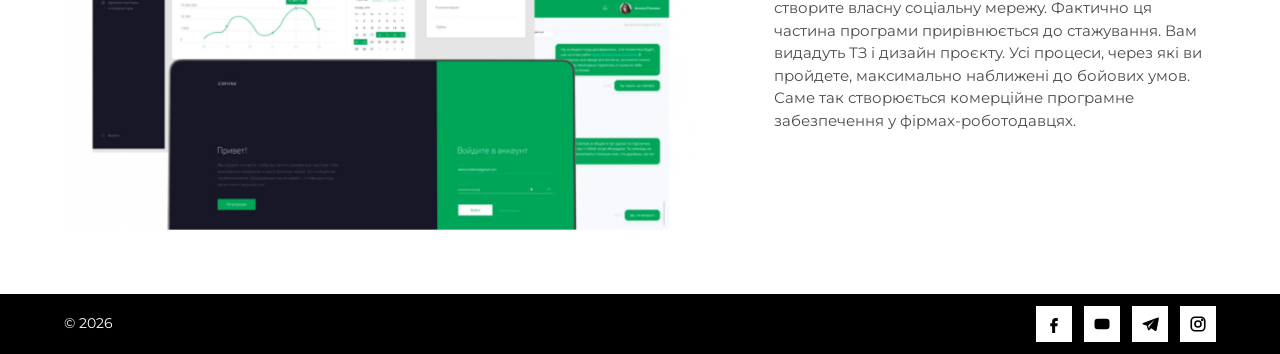
<file: lab3/flexbox/index.html>
<!DOCTYPE html>
<html lang="uk">
<head>
    <meta charset="UTF-8">
    <meta name="viewport" content="width=device-width, initial-scale=1.0">
    <title>Професія Java-розробник</title>
    <link rel="preconnect" href="https://fonts.googleapis.com">
    <link href="https://fonts.googleapis.com/css2?family=Montserrat:wght@400;500;600;800&display=swap" rel="stylesheet">
    <link rel="stylesheet" href="css/style.css">
</head>
<body>

    <!-- Перший екран -->
    <header class="hero">
        <div class="container">
            <h1 class="hero__title"><span>Професія Java-розробник</span></h1>

            <ul class="perks">
                <li class="perks__item">Портфоліо для старту кар'єри</li>
                <li class="perks__item">Навчання на реальних кейсах</li>
                <li class="perks__item">Заробіток після 4 місяців навчання</li>
                <li class="perks__item">Можна працювати віддалено</li>
            </ul>
        </div>
    </header>

    <main>
        <!-- Етапи навчання -->
        <section class="steps">
            <div class="container">
                <h2 class="section-title">Як проходить навчання</h2>

                <div class="steps__list">
                    <article class="step">
                        <div class="step__body">
                            <span class="step__num">1</span>
                            <h3 class="step__title">Дивитесь відеолекції</h3>
                            <p class="step__text">Якісне відео зі зрозумілим поясненням теорії.</p>
                        </div>
                        <div class="step__image">
                            <img src="images/step-1.png" alt="Плеєр з відеолекцією">
                        </div>
                    </article>

                    <article class="step">
                        <div class="step__body">
                            <span class="step__num">2</span>
                            <h3 class="step__title">Робите завдання і відправляєте на перевірку</h3>
                            <p class="step__text">Поспішати не треба, обирайте зручний режим навчання.</p>
                        </div>
                        <div class="step__image">
                            <img src="images/step-2.png" alt="Сторінка з домашнім завданням">
                        </div>
                    </article>

                    <article class="step">
                        <div class="step__body">
                            <span class="step__num">3</span>
                            <h3 class="step__title">Отримуєте розбір вашої роботи</h3>
                            <p class="step__text">Куратор розповість про помилки і про те, як їх виправити.</p>
                        </div>
                        <div class="step__image">
                            <img src="images/step-3.png" alt="Куратор пояснює роботу студенту">
                        </div>
                    </article>

                    <article class="step">
                        <div class="step__body">
                            <span class="step__num">4</span>
                            <h3 class="step__title">Працюєте над помилками</h3>
                            <p class="step__text">Проходите перевірку ще раз, щоб переконатися, що цього разу все правильно.</p>
                        </div>
                        <div class="step__image">
                            <img src="images/step-4.png" alt="Диплом про закінчення курсу">
                        </div>
                    </article>
                </div>
            </div>
        </section>

        <!-- Рівні навчання -->
        <section class="levels">
            <div class="container">
                <h2 class="section-title">Рівні навчання</h2>

                <div class="level">
                    <div class="level__image">
                        <img src="images/level-1.png" alt="Ноутбук з панеллю керування блогом">
                    </div>
                    <div class="level__text">
                        <h3>Перший рівень: чітка і зрозуміла теорія</h3>
                        <p>За 4 місяці вам необхідно буде пройти 16 тем. Ви самостійно вивчите базові навички, з якими зможете створювати справжні проєкти. Ви створите дипломний проєкт — рушій блогу у веб-інтерфейсі. Захист проєкту проходить у відкритому режимі — на нашому майданчику або по відеозв'язку.</p>
                    </div>
                </div>

                <div class="level">
                    <div class="level__image">
                        <img src="images/level-2.png" alt="Інтерфейс соціальної мережі">
                    </div>
                    <div class="level__text">
                        <h3>Другий рівень: інтенсивна практика</h3>
                        <p>Під керівництвом наставника ви в складі команди створите власну соціальну мережу. Фактично ця частина програми прирівнюється до стажування. Вам видадуть ТЗ і дизайн проєкту. Усі процеси, через які ви пройдете, максимально наближені до бойових умов. Саме так створюється комерційне програмне забезпечення у фірмах-роботодавцях.</p>
                    </div>
                </div>
            </div>
        </section>
    </main>

    <!-- Підвал -->
    <footer class="footer">
        <div class="container footer__inner">
            <p class="footer__copy">&copy; 2026</p>

            <ul class="socials">
                <li>
                    <a href="#" class="socials__link" aria-label="Facebook">
                        <svg viewBox="0 0 24 24" width="18" height="18"><path fill="currentColor" d="M14 8h3V4h-3c-2.8 0-4.5 1.8-4.5 4.6V11H7v4h2.5v9h4v-9h3l.5-4h-3.5V9c0-.6.4-1 1-1z"/></svg>
                    </a>
                </li>
                <li>
                    <a href="#" class="socials__link" aria-label="YouTube">
                        <svg viewBox="0 0 24 24" width="18" height="18"><rect x="2" y="5" width="20" height="14" rx="4" fill="currentColor"/><path d="M10 9v6l5-3z" fill="#000"/></svg>
                    </a>
                </li>
                <li>
                    <a href="#" class="socials__link" aria-label="Telegram">
                        <svg viewBox="0 0 24 24" width="18" height="18"><path fill="currentColor" d="M21.5 3.5 2.8 10.7c-1 .4-1 1.6 0 1.9l4.7 1.5 1.8 5.6c.3.8 1.3 1 1.9.4l2.6-2.5 4.9 3.6c.8.6 1.9.2 2.1-.8l3-15.4c.2-1.1-.8-1.9-1.8-1.5zM9.4 14.3l8.4-7.5-6.6 8.6-.3 2.9z"/></svg>
                    </a>
                </li>
                <li>
                    <a href="#" class="socials__link" aria-label="Instagram">
                        <svg viewBox="0 0 24 24" width="18" height="18" fill="none" stroke="currentColor" stroke-width="2.2"><rect x="3" y="3" width="18" height="18" rx="5"/><circle cx="12" cy="12" r="4"/><circle cx="17.5" cy="6.5" r="0.6" fill="currentColor"/></svg>
                    </a>
                </li>
            </ul>
        </div>
    </footer>

</body>
</html>
</file>
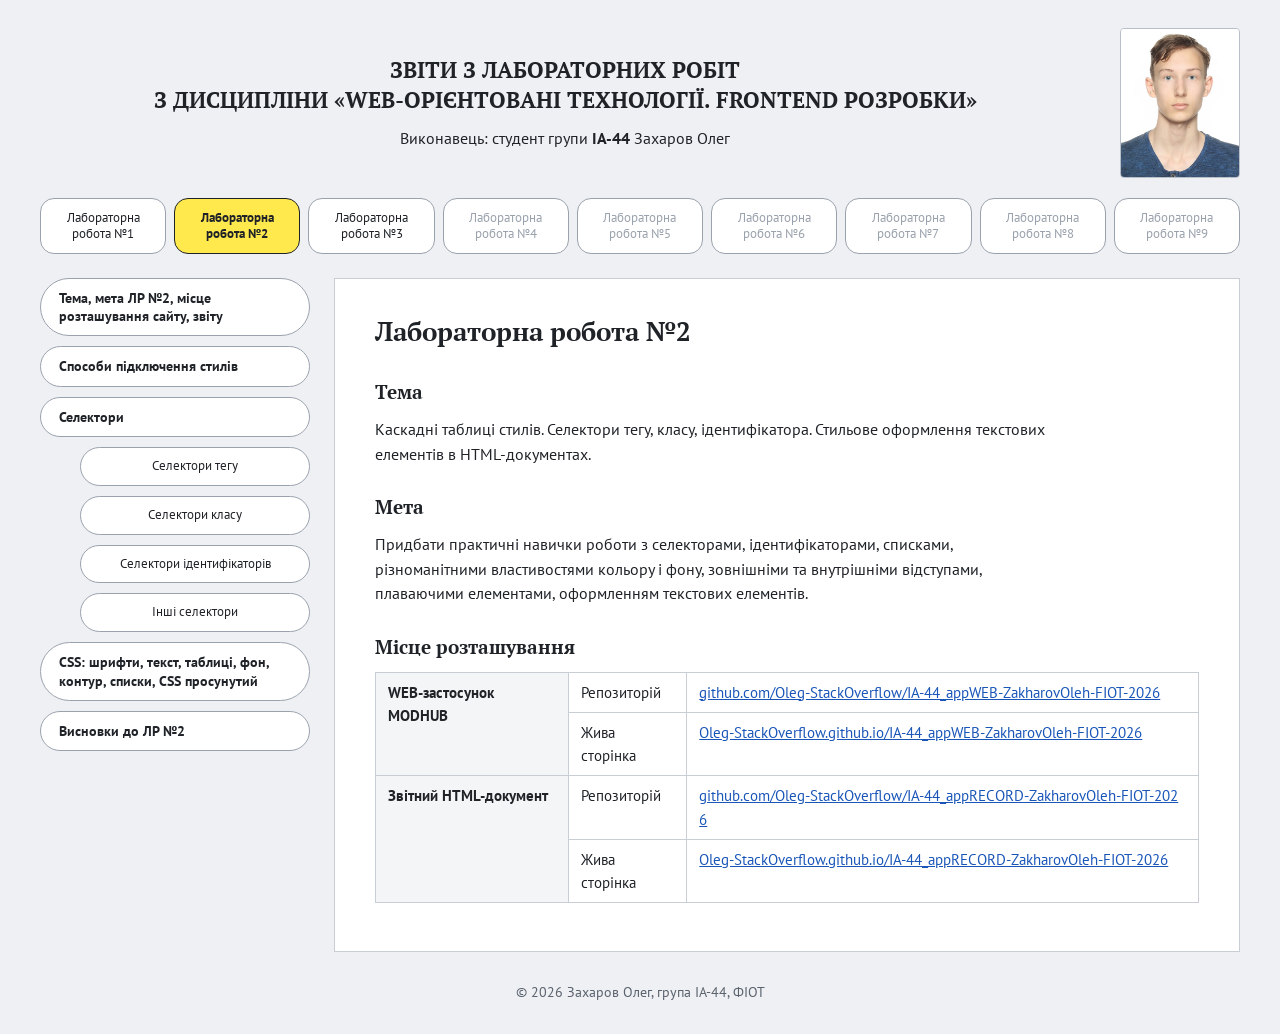
<file: lab2.html>
<!DOCTYPE html>
<html lang="uk">
<head>
    <meta charset="UTF-8">
    <meta name="viewport" content="width=device-width, initial-scale=1.0">
    <title>Лабораторна робота №2 — Звіти з лабораторних робіт</title>
    <link rel="preconnect" href="https://fonts.googleapis.com">
    <link href="https://fonts.googleapis.com/css2?family=PT+Sans:wght@400;700&family=PT+Serif:wght@400;700&display=swap" rel="stylesheet">
    <link rel="stylesheet" href="css/style.css">
</head>
<body>

    <!-- Шапка звіту -->
    <header class="header">
        <div class="header__text">
            <h1>Звіти з лабораторних робіт<br>
                з дисципліни «WEB-орієнтовані технології. Frontend розробки»</h1>
            <p class="header__student">Виконавець: студент групи <b>ІА-44</b> Захаров Олег</p>
        </div>
        <img src="images/photo.jpg" alt="Фото студента" class="header__photo" width="120" height="150">
    </header>

    <!-- Навігація по лабораторних роботах -->
    <nav class="labs">
        <a href="index.html" class="labs__item">Лабораторна робота №1</a>
        <a href="lab2.html" class="labs__item labs__item--active">Лабораторна робота №2</a>
        <a href="lab3.html" class="labs__item">Лабораторна робота №3</a>
        <a href="#" class="labs__item labs__item--disabled">Лабораторна робота №4</a>
        <a href="#" class="labs__item labs__item--disabled">Лабораторна робота №5</a>
        <a href="#" class="labs__item labs__item--disabled">Лабораторна робота №6</a>
        <a href="#" class="labs__item labs__item--disabled">Лабораторна робота №7</a>
        <a href="#" class="labs__item labs__item--disabled">Лабораторна робота №8</a>
        <a href="#" class="labs__item labs__item--disabled">Лабораторна робота №9</a>
    </nav>

    <div class="layout">

        <!-- Меню лабораторної роботи -->
        <aside class="menu">
            <a href="#topic" class="menu__item">Тема, мета ЛР №2, місце розташування сайту, звіту</a>
            <a href="#connect" class="menu__item">Способи підключення стилів</a>
            <a href="#selectors" class="menu__item">Селектори</a>
            <a href="#tag" class="menu__item menu__item--sub">Селектори тегу</a>
            <a href="#class" class="menu__item menu__item--sub">Селектори класу</a>
            <a href="#id" class="menu__item menu__item--sub">Селектори ідентифікаторів</a>
            <a href="#other" class="menu__item menu__item--sub">Інші селектори</a>
            <a href="#css" class="menu__item">CSS: шрифти, текст, таблиці, фон, контур, списки, CSS просунутий</a>
            <a href="#conclusions" class="menu__item">Висновки до ЛР №2</a>
        </aside>

        <!-- Місце виведення інформації -->
        <main class="content">

            <!-- 1. Тема, мета -->
            <section id="topic" class="block">
                <h2>Лабораторна робота №2</h2>

                <h3>Тема</h3>
                <p>Каскадні таблиці стилів. Селектори тегу, класу, ідентифікатора. Стильове оформлення текстових елементів в HTML-документах.</p>

                <h3>Мета</h3>
                <p>Придбати практичні навички роботи з селекторами, ідентифікаторами, списками, різноманітними властивостями кольору і фону, зовнішніми та внутрішніми відступами, плаваючими елементами, оформленням текстових елементів.</p>

                <h3>Місце розташування</h3>
                <table class="links-table">
                    <tr>
                        <th rowspan="2">WEB-застосунок MODHUB</th>
                        <td>Репозиторій</td>
                        <td><a href="https://github.com/Oleg-StackOverflow/IA-44_appWEB-ZakharovOleh-FIOT-2026" target="_blank">github.com/Oleg-StackOverflow/IA-44_appWEB-ZakharovOleh-FIOT-2026</a></td>
                    </tr>
                    <tr>
                        <td>Жива сторінка</td>
                        <td><a href="https://Oleg-StackOverflow.github.io/IA-44_appWEB-ZakharovOleh-FIOT-2026/" target="_blank">Oleg-StackOverflow.github.io/IA-44_appWEB-ZakharovOleh-FIOT-2026</a></td>
                    </tr>
                    <tr>
                        <th rowspan="2">Звітний HTML-документ</th>
                        <td>Репозиторій</td>
                        <td><a href="https://github.com/Oleg-StackOverflow/IA-44_appRECORD-ZakharovOleh-FIOT-2026" target="_blank">github.com/Oleg-StackOverflow/IA-44_appRECORD-ZakharovOleh-FIOT-2026</a></td>
                    </tr>
                    <tr>
                        <td>Жива сторінка</td>
                        <td><a href="https://Oleg-StackOverflow.github.io/IA-44_appRECORD-ZakharovOleh-FIOT-2026/" target="_blank">Oleg-StackOverflow.github.io/IA-44_appRECORD-ZakharovOleh-FIOT-2026</a></td>
                    </tr>
                </table>
            </section>

            <!-- 2. Способи підключення -->
            <section id="connect" class="block">
                <h2>Способи підключення стилів</h2>

                <h3>Зовнішня таблиця стилів (index.html, about.html)</h3>
<pre><code>&lt;link rel="preconnect" href="https://fonts.googleapis.com"&gt;
&lt;link href="https://fonts.googleapis.com/css2?family=Inter:wght@400;500;600&amp;display=swap" rel="stylesheet"&gt;
&lt;link rel="stylesheet" href="css/style.css"&gt;</code></pre>

                <h3>Внутрішня таблиця стилів (about.html)</h3>
<pre><code>&lt;style&gt;
    .about h2 {
        padding-bottom: 8px;
        border-bottom: 1px solid var(--border);
    }
&lt;/style&gt;</code></pre>

                <h3>Вбудований стиль (about.html)</h3>
<pre><code>&lt;h1 style="color: var(--accent);"&gt;Про проєкт MODHUB&lt;/h1&gt;</code></pre>

                <figure>
                    <img src="images/lab2-connect.png" alt="Сторінка about.html" class="screenshot">
                    <figcaption>Рис. 1 — Сторінка about.html: колір заголовка задано вбудованим стилем, лінії під заголовками — внутрішньою таблицею стилів</figcaption>
                </figure>
            </section>

            <!-- 3. Селектори -->
            <section id="selectors" class="block">
                <h2>Селектори</h2>
                <p>У WEB-застосунку MODHUB застосовано такі селектори:</p>
                <ul>
                    <li><a href="#tag">Селектори тегу</a> — <code>body</code>, <code>a</code>, <code>h1</code>, <code>h2</code>, <code>h3</code></li>
                    <li><a href="#class">Селектори класу</a> — <code>.logo</code>, <code>.btn-accent</code>, <code>.btn-outline</code></li>
                    <li><a href="#id">Селектори ідентифікаторів</a> — <code>#popular</code>, <code>#feedback</code>, <code>#message</code></li>
                    <li><a href="#other">Інші селектори</a> — універсальний, дочірній, сусідній, селектор атрибута</li>
                </ul>
            </section>

            <!-- 3.1 Селектори тегу -->
            <section id="tag" class="block">
                <h2>Селектори тегу</h2>

                <h3>HTML-код</h3>
<pre><code>&lt;body&gt;
    ...
    &lt;h1&gt;Каталог модів&lt;/h1&gt;
    ...
    &lt;h2&gt;Популярні моди&lt;/h2&gt;
    ...
    &lt;a href="about.html" class="link-accent"&gt;Про проєкт і бізнес-логіку&lt;/a&gt;
&lt;/body&gt;</code></pre>

                <h3>CSS-код</h3>
<pre><code>body {
    font-family: 'Inter', Arial, sans-serif;
    font-size: 14px;
    line-height: 1.5;
    background-color: var(--bg);
    color: var(--text);
    display: flex;
    flex-direction: column;
    min-height: 100vh;
}

a {
    color: inherit;
    text-decoration: none;
    transition: color 0.2s;
}

h1 {
    font-size: 28px;
    font-weight: 500;
    letter-spacing: -0.02em;
    margin: 32px 0 20px;
}

h2 {
    font-size: 22px;
    font-weight: 400;
    margin-bottom: 18px;
}

h3 {
    font-size: 15px;
    font-weight: 600;
}</code></pre>

                <h3>Зображення в браузері</h3>
                <figure>
                    <img src="images/lab2-tag.png" alt="Заголовок Каталог модів" class="screenshot">
                    <figcaption>Рис. 2 — Заголовок h1, оформлений селектором тегу</figcaption>
                </figure>
            </section>

            <!-- 3.2 Селектори класу -->
            <section id="class" class="block">
                <h2>Селектори класу</h2>

                <h3>HTML-код</h3>
<pre><code>&lt;a href="index.html" class="logo"&gt;
    &lt;span class="logo__icon"&gt;M&lt;/span&gt;
    &lt;span class="logo__text"&gt;MODHUB&lt;/span&gt;
&lt;/a&gt;

&lt;a href="#" class="btn-outline"&gt;Додати мод &lt;span class="arrow-down"&gt;&amp;#9662;&lt;/span&gt;&lt;/a&gt;

&lt;button type="submit" class="btn-accent"&gt;
    Знайти моди
    &lt;svg width="14" height="14" viewBox="0 0 24 24" fill="none" stroke="currentColor" stroke-width="2.5"&gt;
        &lt;circle cx="11" cy="11" r="7"&gt;&lt;/circle&gt;
        &lt;line x1="16.5" y1="16.5" x2="21" y2="21"&gt;&lt;/line&gt;
    &lt;/svg&gt;
&lt;/button&gt;</code></pre>

                <h3>CSS-код</h3>
<pre><code>.logo {
    display: flex;
    align-items: center;
    gap: 8px;
}

.logo__icon {
    width: 26px;
    height: 26px;
    background-color: var(--accent);
    color: var(--bg);
    border-radius: var(--radius);
    display: flex;
    align-items: center;
    justify-content: center;
    font-weight: 700;
    font-size: 16px;
}

.btn-accent {
    display: inline-flex;
    align-items: center;
    gap: 8px;
    background-color: var(--accent);
    color: var(--bg);
    border: none;
    border-radius: var(--radius);
    padding: 10px 16px;
    font-family: inherit;
    font-size: 13px;
    font-weight: 600;
    cursor: pointer;
    transition: background-color 0.2s, box-shadow 0.2s;
}

.btn-accent:hover {
    background-color: var(--accent-hover);
    box-shadow: 0 0 0 4px rgba(197, 240, 72, 0.15);
}

.btn-outline {
    display: inline-flex;
    align-items: center;
    gap: 10px;
    border: 1px solid var(--accent);
    border-radius: var(--radius);
    padding: 6px 12px;
    font-size: 13px;
    transition: background-color 0.2s;
}

.btn-outline:hover {
    background-color: rgba(197, 240, 72, 0.1);
}</code></pre>

                <h3>Зображення в браузері</h3>
                <figure>
                    <img src="images/lab2-class-1.png" alt="Шапка з логотипом і кнопкою Додати мод" class="screenshot">
                    <figcaption>Рис. 3 — Логотип (.logo) і кнопка «Додати мод» (.btn-outline)</figcaption>
                </figure>
                <figure>
                    <img src="images/lab2-class-2.png" alt="Форма пошуку з кнопкою Знайти моди" class="screenshot">
                    <figcaption>Рис. 4 — Кнопка «Знайти моди» (.btn-accent)</figcaption>
                </figure>
            </section>

            <!-- 3.3 Селектори ідентифікаторів -->
            <section id="id" class="block">
                <h2>Селектори ідентифікаторів</h2>

                <h3>HTML-код</h3>
<pre><code>&lt;section id="popular"&gt;
    ...
&lt;/section&gt;

&lt;section id="feedback"&gt;
    &lt;h2&gt;Зворотний зв'язок&lt;/h2&gt;

    &lt;form action="#" method="post" class="feedback__form"&gt;
        &lt;div class="form-row"&gt;
            &lt;div class="form-group"&gt;
                &lt;label for="name"&gt;Ім'я&lt;/label&gt;
                &lt;input type="text" id="name" name="name" placeholder="Ваше ім'я" required&gt;
            &lt;/div&gt;
            &lt;div class="form-group"&gt;
                &lt;label for="email"&gt;Електронна пошта&lt;/label&gt;
                &lt;input type="email" id="email" name="email" placeholder="name@example.com" required&gt;
            &lt;/div&gt;
        &lt;/div&gt;

        &lt;div class="form-group"&gt;
            &lt;label for="message"&gt;Повідомлення&lt;/label&gt;
            &lt;textarea id="message" name="message" rows="4" placeholder="Напишіть ваше запитання..."&gt;&lt;/textarea&gt;
        &lt;/div&gt;

        &lt;button type="submit" class="btn-accent"&gt;Надіслати повідомлення&lt;/button&gt;
    &lt;/form&gt;
&lt;/section&gt;</code></pre>

                <h3>CSS-код</h3>
<pre><code>#popular {
    margin-top: 44px;
}

#feedback h2 {
    margin-bottom: 18px;
}

#message {
    min-height: 100px;
    resize: vertical;
}</code></pre>

                <h3>Зображення в браузері</h3>
                <figure>
                    <img src="images/lab2-id.png" alt="Форма зворотного зв'язку" class="screenshot">
                    <figcaption>Рис. 5 — Розділ #feedback і поле #message</figcaption>
                </figure>
            </section>

            <!-- 3.4 Інші селектори -->
            <section id="other" class="block">
                <h2>Інші селектори</h2>

                <h3>Універсальний селектор</h3>
<pre><code>* {
    margin: 0;
    padding: 0;
    box-sizing: border-box;
}</code></pre>

                <h3>Дочірній селектор</h3>
<pre><code>&lt;ul class="games"&gt;
    &lt;li&gt;&lt;a href="#"&gt;S.T.A.L.K.E.R. 2&lt;/a&gt;&lt;/li&gt;
    &lt;li&gt;&lt;a href="#"&gt;Cyberpunk 2077&lt;/a&gt;&lt;/li&gt;
    &lt;li&gt;&lt;a href="#"&gt;Skyrim SE&lt;/a&gt;&lt;/li&gt;
    &lt;li&gt;&lt;a href="#"&gt;Minecraft&lt;/a&gt;&lt;/li&gt;
    &lt;li&gt;&lt;a href="#"&gt;GTA V&lt;/a&gt;&lt;/li&gt;
    &lt;li&gt;&lt;a href="#"&gt;The Witcher 3&lt;/a&gt;&lt;/li&gt;
&lt;/ul&gt;</code></pre>
<pre><code>/* дочірній селектор */
.games &gt; li &gt; a {
    display: block;
    background-color: var(--surface);
    padding: 9px 12px;
    font-size: 12px;
    font-weight: 600;
    border-radius: 2px;
    border-left: 2px solid transparent;
    transition: background-color 0.2s, border-color 0.2s;
}

.games &gt; li &gt; a:hover {
    background-color: var(--surface-hover);
    border-left-color: var(--accent);
}

/* дочірній селектор */
.header__actions &gt; a:first-child:hover {
    color: var(--accent);
}</code></pre>
                <figure>
                    <img src="images/lab2-child.png" alt="Рядок кнопок з іграми" class="screenshot">
                    <figcaption>Рис. 6 — Кнопки ігор, на «Skyrim SE» наведено курсор</figcaption>
                </figure>

                <h3>Сусідній селектор</h3>
<pre><code>&lt;h3&gt;Встановлення мода&lt;/h3&gt;
&lt;ol&gt;
    ...
&lt;/ol&gt;

&lt;h3&gt;Перед запуском&lt;/h3&gt;
&lt;ul&gt;
    ...
&lt;/ul&gt;</code></pre>
<pre><code>/* сусідній селектор: список одразу після підзаголовка */
.howto h3 + ol,
.howto h3 + ul {
    margin-top: 8px;
    font-size: 13px;
    color: var(--text-soft);
}</code></pre>

                <h3>Селектор атрибута</h3>
<pre><code>&lt;input type="text" id="name" name="name" placeholder="Ваше ім'я" required&gt;
&lt;input type="email" id="email" name="email" placeholder="name@example.com" required&gt;

&lt;a href="https://github.com/" target="_blank"&gt;GitHub&lt;/a&gt;</code></pre>
<pre><code>/* селектори атрибутів */
.form-group input[type="text"],
.form-group input[type="email"],
.form-group textarea {
    width: 100%;
    background-color: var(--surface);
    border: 1px solid var(--border-input);
    border-radius: 3px;
    color: var(--text);
    font-family: inherit;
    font-size: 13px;
    padding: 9px 10px;
    transition: border-color 0.2s;
}

.form-group input[type="text"]:focus,
.form-group input[type="email"]:focus,
.form-group textarea:focus {
    outline: none;
    border-color: var(--accent);
}

/* селектор атрибута: зовнішні посилання отримують стрілку */
a[href^="http"]::after {
    content: " \2197";
}</code></pre>
                <figure>
                    <img src="images/lab2-attr.png" alt="Футер з посиланням GitHub зі стрілкою" class="screenshot">
                    <figcaption>Рис. 7 — Зовнішнє посилання «GitHub» отримало стрілку</figcaption>
                </figure>
            </section>

            <!-- 4. CSS -->
            <section id="css" class="block">
                <h2>CSS: шрифти, текст, таблиці, фон, контур, списки, CSS просунутий</h2>

                <h3>Шрифти</h3>
<pre><code>&lt;link href="https://fonts.googleapis.com/css2?family=Inter:wght@400;500;600&amp;display=swap" rel="stylesheet"&gt;

body {
    font-family: 'Inter', Arial, sans-serif;
    font-size: 14px;
    line-height: 1.5;
    background-color: var(--bg);
    color: var(--text);
    display: flex;
    flex-direction: column;
    min-height: 100vh;
}

.mod__meta {
    font-size: 11px;
    color: var(--text-muted);
    margin-bottom: 4px;
}

.mod__name {
    font-size: 16px;
    font-weight: 400;
}</code></pre>
                <figure>
                    <img src="images/lab2-font.png" alt="Рядок таблиці з назвою мода" class="screenshot">
                    <figcaption>Рис. 8 — Шрифт Inter різного розміру та товщини</figcaption>
                </figure>

                <h3>Колір тексту</h3>
<pre><code>.link-accent {
    color: var(--accent);
    font-size: 13px;
}

.link-accent:hover {
    text-decoration: underline;
    text-underline-offset: 3px;
}

.muted {
    color: var(--text-muted);
}

.arrow-down {
    font-size: 10px;
    color: var(--text-muted);
}</code></pre>
                <figure>
                    <img src="images/lab2-text.png" alt="Шапка з посиланням акцентного кольору" class="screenshot">
                    <figcaption>Рис. 9 — Посилання акцентного кольору та приглушений текст</figcaption>
                </figure>

                <h3>Фон</h3>
<pre><code>.header {
    border-bottom: 1px solid var(--border);
    background: linear-gradient(180deg, #17191c 0%, var(--bg) 100%);
}

.search {
    display: flex;
    align-items: center;
    background-color: var(--surface);
    border: 1px solid var(--border-input);
    border-radius: var(--radius);
    padding: 4px 4px 4px 14px;
    transition: border-color 0.2s;
}

/* дочірній селектор */
.games &gt; li &gt; a {
    display: block;
    background-color: var(--surface);
    padding: 9px 12px;
    font-size: 12px;
    font-weight: 600;
    border-radius: 2px;
    border-left: 2px solid transparent;
    transition: background-color 0.2s, border-color 0.2s;
}

.games &gt; li &gt; a:hover {
    background-color: var(--surface-hover);
    border-left-color: var(--accent);
}</code></pre>
                <figure>
                    <img src="images/lab2-bg.png" alt="Футер з темнішим фоном" class="screenshot">
                    <figcaption>Рис. 10 — Фон кнопок ігор і поля пошуку</figcaption>
                </figure>

                <h3>Контур</h3>
<pre><code>/* контур для навігації з клавіатури */
a:focus-visible,
button:focus-visible {
    outline: 2px solid var(--accent);
    outline-offset: 3px;
}</code></pre>
                <figure>
                    <img src="images/lab2-outline.png" alt="Посилання в шапці з контуром" class="screenshot">
                    <figcaption>Рис. 11 — Контур (outline) навколо посилання при переході клавішею Tab</figcaption>
                </figure>
<pre><code>.btn-outline {
    display: inline-flex;
    align-items: center;
    gap: 10px;
    border: 1px solid var(--accent);
    border-radius: var(--radius);
    padding: 6px 12px;
    font-size: 13px;
    transition: background-color 0.2s;
}

.form-group input[type="text"]:focus,
.form-group input[type="email"]:focus,
.form-group textarea:focus {
    outline: none;
    border-color: var(--accent);
}

.mods-table td {
    padding: 12px 0;
    border-bottom: 1px solid var(--border);
    font-size: 12px;
}</code></pre>
                <figure>
                    <img src="images/lab2-border.png" alt="Поле форми з рамкою акцентного кольору" class="screenshot">
                    <figcaption>Рис. 12 — Рамка (border) поля «Електронна пошта» у фокусі</figcaption>
                </figure>

                <h3>Таблиці</h3>
<pre><code>.mods-table {
    width: 100%;
    border-collapse: collapse;
}

.mods-table th {
    font-size: 11px;
    font-weight: 400;
    color: var(--text-muted);
    text-align: left;
    padding-bottom: 10px;
    border-bottom: 1px solid var(--border);
}

.mods-table td {
    padding: 12px 0;
    border-bottom: 1px solid var(--border);
    font-size: 12px;
}

.mods-table tbody tr {
    transition: background-color 0.2s;
}

.mods-table tbody tr:hover {
    background-color: var(--surface);
}

.mods-table tbody tr:hover .mod img {
    transform: scale(1.05);
}</code></pre>
                <figure>
                    <img src="images/lab2-table.png" alt="Таблиця модів з підсвіченим рядком" class="screenshot">
                    <figcaption>Рис. 13 — Таблиця модів, на другий рядок наведено курсор</figcaption>
                </figure>

                <h3>Багаторівневі списки</h3>
<pre><code>&lt;h3&gt;Перед запуском&lt;/h3&gt;
&lt;ul&gt;
    &lt;li&gt;Зробіть резервну копію збережень.&lt;/li&gt;
    &lt;li&gt;Перевірте сумісність з іншими модами:
        &lt;ul&gt;
            &lt;li&gt;порядок завантаження модів;&lt;/li&gt;
            &lt;li&gt;чи не змінюють моди одні й ті самі файли.&lt;/li&gt;
        &lt;/ul&gt;
    &lt;/li&gt;
    ...
&lt;/ul&gt;</code></pre>
<pre><code>/* нумерований список із власними лічильниками */
.howto ol {
    list-style: none;
    counter-reset: step;
}

.howto ol &gt; li {
    counter-increment: step;
    position: relative;
    padding-left: 28px;
    margin-bottom: 6px;
}

.howto ol &gt; li::before {
    content: counter(step);
    position: absolute;
    left: 0;
    top: 1px;
    width: 18px;
    height: 18px;
    border-radius: 50%;
    background-color: var(--accent);
    color: var(--bg);
    font-size: 11px;
    font-weight: 700;
    text-align: center;
    line-height: 18px;
}

/* багаторівневий маркований список */
.howto ul {
    padding-left: 18px;
    list-style-type: square;
}

.howto ul li::marker {
    color: var(--accent);
}

.howto ul ul {
    margin-top: 4px;
    list-style-type: circle;
    color: var(--text-muted);
}

.howto ul ul li::marker {
    color: var(--text-muted);
}</code></pre>
                <figure>
                    <img src="images/lab2-lists.png" alt="Нумерований і багаторівневий маркований список" class="screenshot">
                    <figcaption>Рис. 14 — Нумерований список і багаторівневий маркований список</figcaption>
                </figure>

                <h3>CSS просунутий</h3>
                <p>Змінні CSS:</p>
<pre><code>:root {
    --bg: #131416;
    --bg-dark: #0f1012;
    --surface: #1b1d20;
    --surface-hover: #24272b;
    --border: #25272b;
    --border-input: #2a2c31;
    --text: #e8e9eb;
    --text-soft: #c4c7cc;
    --text-muted: #8b8f96;
    --accent: #c5f048;
    --accent-hover: #d4f76e;
    --radius: 4px;
}

.star {
    color: var(--accent);
}

.logo__icon {
    width: 26px;
    height: 26px;
    background-color: var(--accent);
    color: var(--bg);
    border-radius: var(--radius);
    display: flex;
    align-items: center;
    justify-content: center;
    font-weight: 700;
    font-size: 16px;
}</code></pre>
                <p>Переходи, трансформації, тіні:</p>
<pre><code>.btn-accent:hover {
    background-color: var(--accent-hover);
    box-shadow: 0 0 0 4px rgba(197, 240, 72, 0.15);
}

.mod img {
    width: 110px;
    height: 70px;
    object-fit: cover;
    border-radius: 3px;
    transition: transform 0.3s;
}

.mods-table tbody tr:hover .mod img {
    transform: scale(1.05);
}

.search:focus-within {
    border-color: var(--accent);
}</code></pre>
                <figure>
                    <img src="images/lab2-shadow.png" alt="Кнопка Знайти моди з тінню при наведенні" class="screenshot">
                    <figcaption>Рис. 15 — Тінь кнопки при наведенні</figcaption>
                </figure>
                <p>Flexbox і Grid:</p>
<pre><code>.header__inner {
    display: flex;
    align-items: center;
    justify-content: space-between;
    height: 62px;
}

.games {
    list-style: none;
    display: grid;
    grid-template-columns: repeat(6, 1fr);
    gap: 10px;
    margin-top: 12px;
}

.bottom {
    display: grid;
    grid-template-columns: 1fr 1fr;
    gap: 40px;
    margin: 44px 0 50px;
}</code></pre>
                <p>Медіазапити:</p>
<pre><code>@media (max-width: 800px) {
    .container {
        padding: 0 20px;
    }

    .header__nav {
        display: none;
    }

    .games {
        grid-template-columns: repeat(3, 1fr);
    }

    .bottom {
        grid-template-columns: 1fr;
    }
}

@media (max-width: 500px) {
    .games {
        grid-template-columns: repeat(2, 1fr);
    }

    .form-row {
        grid-template-columns: 1fr;
    }

    .mod img {
        width: 80px;
        height: 52px;
    }

    .mods-table .col-num {
        width: 70px;
    }

    .footer__inner {
        flex-direction: column;
        gap: 10px;
    }
}</code></pre>
                <figure class="figure-mobile">
                    <img src="images/lab2-mobile.png" alt="Головна сторінка на ширині телефона" class="screenshot">
                    <figcaption>Рис. 16 — Головна сторінка на екрані шириною 390 px</figcaption>
                </figure>
            </section>

            <!-- 6. Висновки -->
            <section id="conclusions" class="block">
                <h2>Висновки до ЛР №2</h2>
                <p>У ході лабораторної роботи було розглянуто способи підключення CSS до HTML-документа: зовнішню таблицю стилів, внутрішню таблицю в тезі <code>&lt;style&gt;</code> та інлайн-стилі. Усі три способи застосовано у WEB-застосунку MODHUB.</p>
                <p>На практиці використано селектори тегів, класів та ідентифікаторів, а також універсальний, дочірній, сусідній селектори та селектори атрибутів. Розібрано різницю між каскадуванням і спадкуванням та роль специфічності селекторів.</p>
                <p>Виконано стильове оформлення текстових елементів: підключено шрифт, налаштовано кольори тексту і фону, контур фокусу, оформлення таблиці, багаторівневі списки з власними лічильниками. З розділу «CSS просунутий» застосовано змінні, переходи, трансформації, тіні, Flexbox, Grid і медіазапити.</p>
                <p>Звітний HTML-документ доповнено розділом лабораторної роботи №2.</p>
            </section>

        </main>
    </div>

    <footer class="footer">
        <p>&copy; 2026 Захаров Олег, група ІА-44, ФІОТ</p>
    </footer>

</body>
</html>
</file>
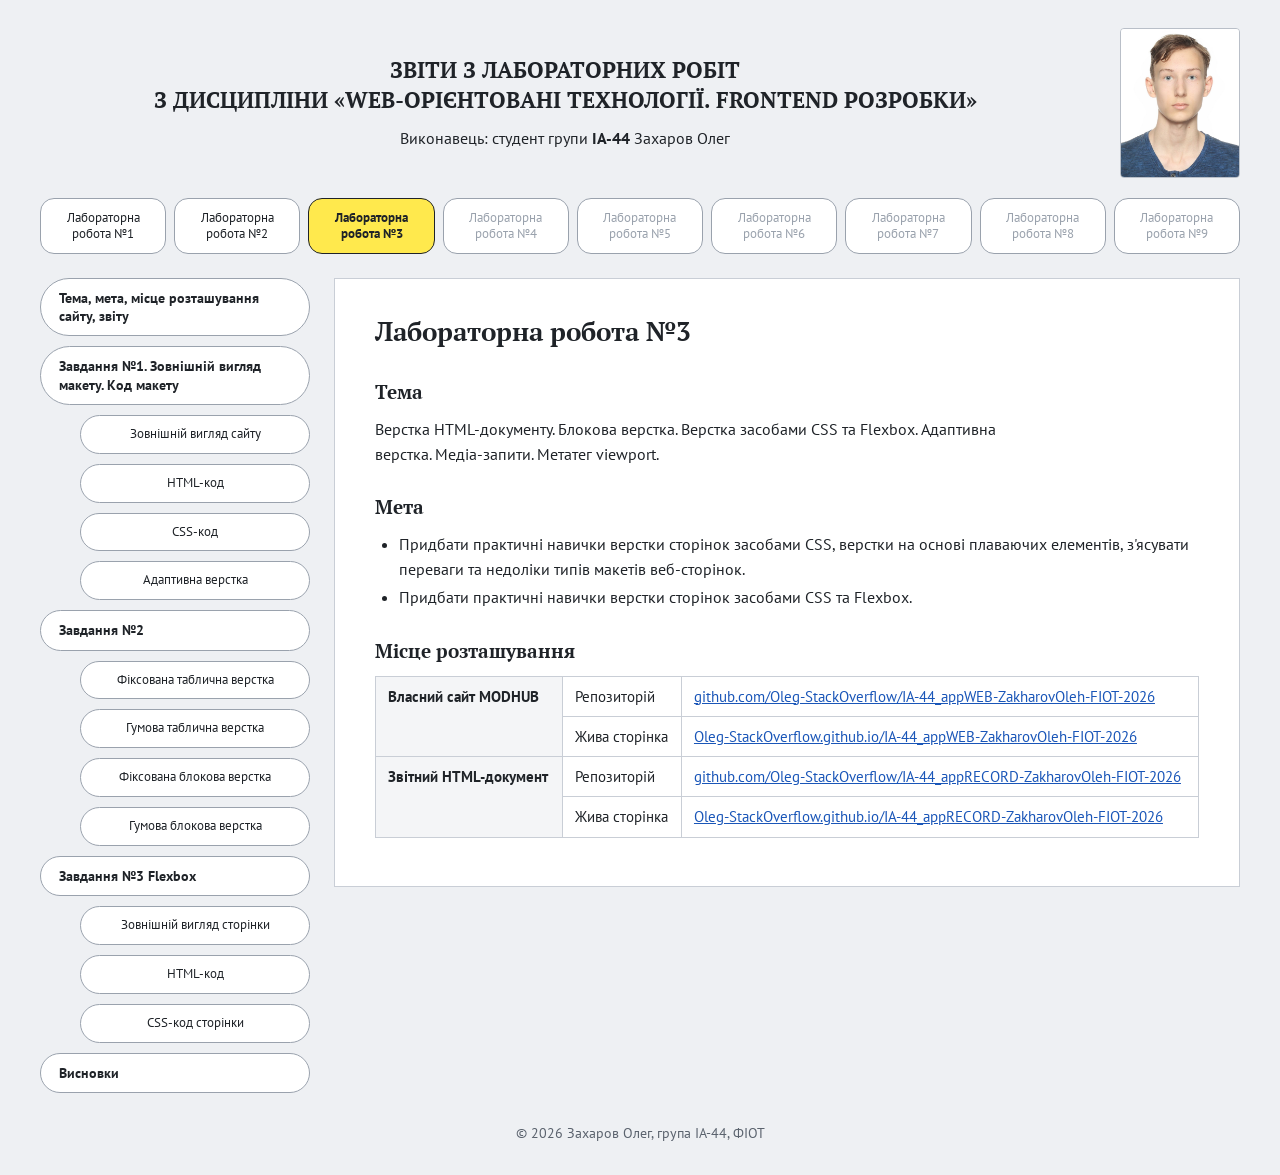
<file: lab3.html>
<!DOCTYPE html>
<html lang="uk">
<head>
    <meta charset="UTF-8">
    <meta name="viewport" content="width=device-width, initial-scale=1.0">
    <title>Лабораторна робота №3 — Звіти з лабораторних робіт</title>
    <link rel="preconnect" href="https://fonts.googleapis.com">
    <link href="https://fonts.googleapis.com/css2?family=PT+Sans:wght@400;700&family=PT+Serif:wght@400;700&display=swap" rel="stylesheet">
    <link rel="stylesheet" href="css/style.css">
</head>
<body>

    <!-- Шапка звіту -->
    <header class="header">
        <div class="header__text">
            <h1>Звіти з лабораторних робіт<br>
                з дисципліни «WEB-орієнтовані технології. Frontend розробки»</h1>
            <p class="header__student">Виконавець: студент групи <b>ІА-44</b> Захаров Олег</p>
        </div>
        <img src="images/photo.jpg" alt="Фото студента" class="header__photo" width="120" height="150">
    </header>

    <!-- Навігація по лабораторних роботах -->
    <nav class="labs">
        <a href="index.html" class="labs__item">Лабораторна робота №1</a>
        <a href="lab2.html" class="labs__item">Лабораторна робота №2</a>
        <a href="lab3.html" class="labs__item labs__item--active">Лабораторна робота №3</a>
        <a href="#" class="labs__item labs__item--disabled">Лабораторна робота №4</a>
        <a href="#" class="labs__item labs__item--disabled">Лабораторна робота №5</a>
        <a href="#" class="labs__item labs__item--disabled">Лабораторна робота №6</a>
        <a href="#" class="labs__item labs__item--disabled">Лабораторна робота №7</a>
        <a href="#" class="labs__item labs__item--disabled">Лабораторна робота №8</a>
        <a href="#" class="labs__item labs__item--disabled">Лабораторна робота №9</a>
    </nav>

    <div class="layout">

        <!-- Меню лабораторної роботи -->
        <aside class="menu">
            <a href="#topic" class="menu__item">Тема, мета, місце розташування сайту, звіту</a>
            <a href="#task1" class="menu__item">Завдання №1. Зовнішній вигляд макету. Код макету</a>
            <a href="#task1-view" class="menu__item menu__item--sub">Зовнішній вигляд сайту</a>
            <a href="#task1-html" class="menu__item menu__item--sub">HTML-код</a>
            <a href="#task1-css" class="menu__item menu__item--sub">CSS-код</a>
            <a href="#task1-adaptive" class="menu__item menu__item--sub">Адаптивна верстка</a>
            <a href="#task2" class="menu__item">Завдання №2</a>
            <a href="#table-fixed" class="menu__item menu__item--sub">Фіксована таблична верстка</a>
            <a href="#table-rubber" class="menu__item menu__item--sub">Гумова таблична верстка</a>
            <a href="#block-fixed" class="menu__item menu__item--sub">Фіксована блокова верстка</a>
            <a href="#block-rubber" class="menu__item menu__item--sub">Гумова блокова верстка</a>
            <a href="#task3" class="menu__item">Завдання №3 Flexbox</a>
            <a href="#flex-view" class="menu__item menu__item--sub">Зовнішній вигляд сторінки</a>
            <a href="#flex-html" class="menu__item menu__item--sub">HTML-код</a>
            <a href="#flex-css" class="menu__item menu__item--sub">CSS-код сторінки</a>
            <a href="#conclusions" class="menu__item">Висновки</a>
        </aside>

        <!-- Місце виведення інформації -->
        <main class="content">

            <!-- Тема, мета -->
            <section id="topic" class="block">
                <h2>Лабораторна робота №3</h2>

                <h3>Тема</h3>
                <p>Верстка HTML-документу. Блокова верстка. Верстка засобами CSS та Flexbox. Адаптивна верстка. Медіа-запити. Метатег viewport.</p>

                <h3>Мета</h3>
                <ul>
                    <li>Придбати практичні навички верстки сторінок засобами CSS, верстки на основі плаваючих елементів, з'ясувати переваги та недоліки типів макетів веб-сторінок.</li>
                    <li>Придбати практичні навички верстки сторінок засобами CSS та Flexbox.</li>
                </ul>

                <h3>Місце розташування</h3>
                <table class="links-table">
                    <tr>
                        <th rowspan="2">Власний сайт MODHUB</th>
                        <td>Репозиторій</td>
                        <td><a href="https://github.com/Oleg-StackOverflow/IA-44_appWEB-ZakharovOleh-FIOT-2026" target="_blank">github.com/Oleg-StackOverflow/IA-44_appWEB-ZakharovOleh-FIOT-2026</a></td>
                    </tr>
                    <tr>
                        <td>Жива сторінка</td>
                        <td><a href="https://Oleg-StackOverflow.github.io/IA-44_appWEB-ZakharovOleh-FIOT-2026/" target="_blank">Oleg-StackOverflow.github.io/IA-44_appWEB-ZakharovOleh-FIOT-2026</a></td>
                    </tr>
                    <tr>
                        <th rowspan="2">Звітний HTML-документ</th>
                        <td>Репозиторій</td>
                        <td><a href="https://github.com/Oleg-StackOverflow/IA-44_appRECORD-ZakharovOleh-FIOT-2026" target="_blank">github.com/Oleg-StackOverflow/IA-44_appRECORD-ZakharovOleh-FIOT-2026</a></td>
                    </tr>
                    <tr>
                        <td>Жива сторінка</td>
                        <td><a href="https://Oleg-StackOverflow.github.io/IA-44_appRECORD-ZakharovOleh-FIOT-2026/" target="_blank">Oleg-StackOverflow.github.io/IA-44_appRECORD-ZakharovOleh-FIOT-2026</a></td>
                    </tr>
                </table>
            </section>

            <!-- Завдання 1 -->
            <section id="task1" class="block">
                <h2>Завдання №1. Макет власного сайту</h2>

                <h3>Тип макету</h3>
                <p>Сайт MODHUB має <b>адаптивний</b> макет. Основа гумова: контейнер займає всю ширину екрана, але не більше 71,25rem (1140px), а колонки задані через Grid і Flexbox у частках (<code>1fr</code>) та відсотках. Поверх цього медіазапити перебудовують сітку для трьох груп пристроїв: десктопа, планшета й смартфона. Розміри шрифтів і відступів задані у відносних одиницях <code>rem</code>, тому інтерфейс масштабується разом з налаштуванням розміру шрифту в браузері.</p>

                <h3>Що вдосконалено в макеті</h3>
                <ul>
                    <li>Навігація в шапці розширена до кількох пунктів і на смартфоні згортається в бургер-меню.</li>
                    <li>Додано блок інформаційних карток «Категорії модів» з адаптивною сіткою 4 → 2 → 1 колонка.</li>
                    <li>Таблиця популярних модів на смартфоні перебудовується: кожен рядок стає карткою.</li>
                    <li>Шапка закріплена вгорі сторінки під час прокручування.</li>
                    <li>Додано анімації: поява блоків при прокручуванні, плавне відкриття меню, ефекти наведення.</li>
                </ul>

                <h3>Семантичні компоненти</h3>
                <table class="theory-table">
                    <thead>
                        <tr><th>Компонент</th><th>Тег</th><th>Вміст</th></tr>
                    </thead>
                    <tbody>
                        <tr><td>Шапка</td><td><code>&lt;header&gt;</code>, <code>&lt;nav&gt;</code></td><td>Логотип, навігаційне меню, кнопки «Увійти» та «Додати мод», кнопка бургер-меню</td></tr>
                        <tr><td>Основний блок</td><td><code>&lt;main&gt;</code>, <code>&lt;section&gt;</code>, <code>&lt;article&gt;</code></td><td>Пошук, таблиця популярних модів, інформаційні картки категорій, інструкція, форма зворотного зв'язку</td></tr>
                        <tr><td>Нижній колонтитул</td><td><code>&lt;footer&gt;</code></td><td>Копірайт, посилання на правила та GitHub</td></tr>
                    </tbody>
                </table>

                <h3>Файлова структура</h3>
<pre><code>IA-44_appWEB-ZakharovOleh-FIOT-2026/
├── index.html            — головна сторінка
├── pages/
│   └── about.html        — про проєкт і бізнес-логіку
├── css/
│   └── style.css         — усі стилі сайту
├── js/
│   └── main.js           — бургер-меню, поява блоків
└── images/
    ├── favicon.svg
    ├── zone-reborn.jpg
    ├── night-city.jpg
    ├── nordic-horizons.jpg
    └── vanilla-adventures.jpg</code></pre>
            </section>

            <section id="task1-view" class="block">
                <h2>Зовнішній вигляд сайту</h2>
                <p><a href="https://USERNAME.github.io/IS-4X_appWEB-PrizvyshcheImia-FIOT-2026/" target="_blank" class="open-link">Відкрити живу сторінку</a></p>
                <figure>
                    <img src="images/lab3/site-desktop.png" alt="Головна сторінка MODHUB на десктопі" class="screenshot">
                    <figcaption>Рис. 1 — Головна сторінка, десктопна версія (1280 px)</figcaption>
                </figure>
                <div class="screens">
                    <figure>
                        <img src="images/lab3/site-tablet.png" alt="Головна сторінка на планшеті" class="screenshot">
                        <figcaption>Рис. 2 — Планшетна версія (820 px)</figcaption>
                    </figure>
                    <figure class="screen-narrow">
                        <img src="images/lab3/site-mobile.png" alt="Головна сторінка на смартфоні" class="screenshot">
                        <figcaption>Рис. 3 — Мобільна версія (390 px)</figcaption>
                    </figure>
                    <figure class="screen-narrow">
                        <img src="images/lab3/site-menu.png" alt="Відкрите бургер-меню" class="screenshot">
                        <figcaption>Рис. 4 — Відкрите бургер-меню</figcaption>
                    </figure>
                </div>
            </section>

            <section id="task1-html" class="block">
                <h2>HTML-код головної сторінки</h2>
                <p>Файл <code>index.html</code>:</p>
<pre class="code-long"><code>&lt;!DOCTYPE html&gt;
&lt;html lang="uk"&gt;
&lt;head&gt;
    &lt;meta charset="UTF-8"&gt;
    &lt;meta name="viewport" content="width=device-width, initial-scale=1.0"&gt;
    &lt;title&gt;MODHUB — каталог модів&lt;/title&gt;
    &lt;link rel="preconnect" href="https://fonts.googleapis.com"&gt;
    &lt;link href="https://fonts.googleapis.com/css2?family=Inter:wght@400;500;600&amp;display=swap" rel="stylesheet"&gt;
    &lt;link rel="icon" href="images/favicon.svg" type="image/svg+xml"&gt;
    &lt;link rel="stylesheet" href="css/style.css"&gt;
    &lt;script&gt;document.documentElement.classList.add('js');&lt;/script&gt;
&lt;/head&gt;
&lt;body&gt;

    &lt;!-- Шапка сайту --&gt;
    &lt;header class="header"&gt;
        &lt;div class="container header__inner"&gt;
            &lt;a href="index.html" class="logo"&gt;
                &lt;span class="logo__icon"&gt;M&lt;/span&gt;
                &lt;span class="logo__text"&gt;MODHUB&lt;/span&gt;
            &lt;/a&gt;

            &lt;button class="burger" type="button" aria-label="Відкрити меню" aria-expanded="false" aria-controls="menu"&gt;
                &lt;span class="burger__line"&gt;&lt;/span&gt;
                &lt;span class="burger__line"&gt;&lt;/span&gt;
                &lt;span class="burger__line"&gt;&lt;/span&gt;
            &lt;/button&gt;

            &lt;nav class="nav" id="menu"&gt;
                &lt;ul class="nav__list"&gt;
                    &lt;li&gt;&lt;a href="#popular" class="nav__link"&gt;Популярні&lt;/a&gt;&lt;/li&gt;
                    &lt;li&gt;&lt;a href="#categories" class="nav__link"&gt;Категорії&lt;/a&gt;&lt;/li&gt;
                    &lt;li&gt;&lt;a href="#howto" class="nav__link"&gt;Як користуватися&lt;/a&gt;&lt;/li&gt;
                    &lt;li&gt;&lt;a href="pages/about.html" class="nav__link link-accent"&gt;Про проєкт і бізнес-логіку&lt;/a&gt;&lt;/li&gt;
                &lt;/ul&gt;

                &lt;div class="header__actions"&gt;
                    &lt;a href="#" class="header__login"&gt;Увійти&lt;/a&gt;
                    &lt;a href="#" class="btn-outline"&gt;Додати мод &lt;span class="arrow-down"&gt;&amp;#9662;&lt;/span&gt;&lt;/a&gt;
                &lt;/div&gt;
            &lt;/nav&gt;
        &lt;/div&gt;
    &lt;/header&gt;

    &lt;main class="container"&gt;

        &lt;!-- Пошук --&gt;
        &lt;section class="catalog reveal"&gt;
            &lt;h1&gt;Каталог модів&lt;/h1&gt;

            &lt;form class="search" action="#" method="get"&gt;
                &lt;svg class="search__icon" width="16" height="16" viewBox="0 0 24 24" fill="none" stroke="currentColor" stroke-width="2"&gt;
                    &lt;circle cx="11" cy="11" r="7"&gt;&lt;/circle&gt;
                    &lt;line x1="16.5" y1="16.5" x2="21" y2="21"&gt;&lt;/line&gt;
                &lt;/svg&gt;
                &lt;input type="text" name="q" placeholder="Пошук модів та ігор" class="search__input"&gt;
                &lt;button type="submit" class="btn-accent"&gt;
                    Знайти моди
                    &lt;svg width="14" height="14" viewBox="0 0 24 24" fill="none" stroke="currentColor" stroke-width="2.5"&gt;
                        &lt;circle cx="11" cy="11" r="7"&gt;&lt;/circle&gt;
                        &lt;line x1="16.5" y1="16.5" x2="21" y2="21"&gt;&lt;/line&gt;
                    &lt;/svg&gt;
                &lt;/button&gt;
            &lt;/form&gt;

            &lt;ul class="games"&gt;
                &lt;li&gt;&lt;a href="#"&gt;S.T.A.L.K.E.R. 2&lt;/a&gt;&lt;/li&gt;
                &lt;li&gt;&lt;a href="#"&gt;Cyberpunk 2077&lt;/a&gt;&lt;/li&gt;
                &lt;li&gt;&lt;a href="#"&gt;Skyrim SE&lt;/a&gt;&lt;/li&gt;
                &lt;li&gt;&lt;a href="#"&gt;Minecraft&lt;/a&gt;&lt;/li&gt;
                &lt;li&gt;&lt;a href="#"&gt;GTA V&lt;/a&gt;&lt;/li&gt;
                &lt;li&gt;&lt;a href="#"&gt;The Witcher 3&lt;/a&gt;&lt;/li&gt;
            &lt;/ul&gt;
        &lt;/section&gt;

        &lt;!-- Таблиця популярних модів --&gt;
        &lt;section id="popular" class="reveal"&gt;
            &lt;h2&gt;Популярні моди&lt;/h2&gt;

            &lt;table class="mods-table"&gt;
                &lt;thead&gt;
                    &lt;tr&gt;
                        &lt;th&gt;Мод&lt;/th&gt;
                        &lt;th class="col-num"&gt;Оцінка&lt;/th&gt;
                        &lt;th class="col-num"&gt;Завантаження&lt;/th&gt;
                    &lt;/tr&gt;
                &lt;/thead&gt;
                &lt;tbody&gt;
                    &lt;tr&gt;
                        &lt;td&gt;
                            &lt;div class="mod"&gt;
                                &lt;img src="images/zone-reborn.jpg" alt="Скриншот моду Zone Reborn" width="110" height="70"&gt;
                                &lt;div&gt;
                                    &lt;p class="mod__meta"&gt;S.T.A.L.K.E.R. 2 / Графіка&lt;/p&gt;
                                    &lt;h3 class="mod__name"&gt;Zone Reborn&lt;/h3&gt;
                                &lt;/div&gt;
                            &lt;/div&gt;
                        &lt;/td&gt;
                        &lt;td class="col-num"&gt;&lt;span class="star"&gt;&amp;#9734;&lt;/span&gt; 4.9&lt;/td&gt;
                        &lt;td class="col-num muted"&gt;&amp;#10515; 25,4 тис.&lt;/td&gt;
                    &lt;/tr&gt;
                    &lt;tr&gt;
                        &lt;td&gt;
                            &lt;div class="mod"&gt;
                                &lt;img src="images/night-city.jpg" alt="Скриншот моду Night City Rewired" width="110" height="70"&gt;
                                &lt;div&gt;
                                    &lt;p class="mod__meta"&gt;Cyberpunk 2077 / Геймплей&lt;/p&gt;
                                    &lt;h3 class="mod__name"&gt;Night City Rewired&lt;/h3&gt;
                                &lt;/div&gt;
                            &lt;/div&gt;
                        &lt;/td&gt;
                        &lt;td class="col-num"&gt;&lt;span class="star"&gt;&amp;#9734;&lt;/span&gt; 4.8&lt;/td&gt;
                        &lt;td class="col-num muted"&gt;&amp;#10515; 42,1 тис.&lt;/td&gt;
                    &lt;/tr&gt;
                    &lt;tr&gt;
                        &lt;td&gt;
                            &lt;div class="mod"&gt;
                                &lt;img src="images/nordic-horizons.jpg" alt="Скриншот моду Nordic Horizons" width="110" height="70"&gt;
                                &lt;div&gt;
                                    &lt;p class="mod__meta"&gt;Skyrim SE / Графіка&lt;/p&gt;
                                    &lt;h3 class="mod__name"&gt;Nordic Horizons&lt;/h3&gt;
                                &lt;/div&gt;
                            &lt;/div&gt;
                        &lt;/td&gt;
                        &lt;td class="col-num"&gt;&lt;span class="star"&gt;&amp;#9734;&lt;/span&gt; 4.9&lt;/td&gt;
                        &lt;td class="col-num muted"&gt;&amp;#10515; 85,6 тис.&lt;/td&gt;
                    &lt;/tr&gt;
                    &lt;tr&gt;
                        &lt;td&gt;
                            &lt;div class="mod"&gt;
                                &lt;img src="images/vanilla-adventures.jpg" alt="Скриншот моду Vanilla+ Adventures" width="110" height="70"&gt;
                                &lt;div&gt;
                                    &lt;p class="mod__meta"&gt;Minecraft / Нові світи&lt;/p&gt;
                                    &lt;h3 class="mod__name"&gt;Vanilla+ Adventures&lt;/h3&gt;
                                &lt;/div&gt;
                            &lt;/div&gt;
                        &lt;/td&gt;
                        &lt;td class="col-num"&gt;&lt;span class="star"&gt;&amp;#9734;&lt;/span&gt; 4.7&lt;/td&gt;
                        &lt;td class="col-num muted"&gt;&amp;#10515; 31,2 тис.&lt;/td&gt;
                    &lt;/tr&gt;
                &lt;/tbody&gt;
            &lt;/table&gt;
        &lt;/section&gt;

        &lt;!-- Інформаційні картки --&gt;
        &lt;section id="categories" class="reveal"&gt;
            &lt;h2&gt;Категорії модів&lt;/h2&gt;

            &lt;div class="cards"&gt;
                &lt;article class="card"&gt;
                    &lt;span class="card__icon"&gt;&amp;#9728;&lt;/span&gt;
                    &lt;h3 class="card__title"&gt;Графіка&lt;/h3&gt;
                    &lt;p class="card__text"&gt;Текстури високої якості, освітлення, погода та пресети кольору.&lt;/p&gt;
                    &lt;span class="card__count"&gt;1 240 модів&lt;/span&gt;
                &lt;/article&gt;
                &lt;article class="card"&gt;
                    &lt;span class="card__icon"&gt;&amp;#9881;&lt;/span&gt;
                    &lt;h3 class="card__title"&gt;Геймплей&lt;/h3&gt;
                    &lt;p class="card__text"&gt;Нові механіки, баланс зброї, штучний інтелект ворогів і економіка.&lt;/p&gt;
                    &lt;span class="card__count"&gt;860 модів&lt;/span&gt;
                &lt;/article&gt;
                &lt;article class="card"&gt;
                    &lt;span class="card__icon"&gt;&amp;#9873;&lt;/span&gt;
                    &lt;h3 class="card__title"&gt;Нові світи&lt;/h3&gt;
                    &lt;p class="card__text"&gt;Додаткові локації, квести та сюжетні лінії від спільноти.&lt;/p&gt;
                    &lt;span class="card__count"&gt;410 модів&lt;/span&gt;
                &lt;/article&gt;
                &lt;article class="card"&gt;
                    &lt;span class="card__icon"&gt;&amp;#9638;&lt;/span&gt;
                    &lt;h3 class="card__title"&gt;Інтерфейс&lt;/h3&gt;
                    &lt;p class="card__text"&gt;Зручніший інвентар, карта, мінімалістичний HUD і нові шрифти.&lt;/p&gt;
                    &lt;span class="card__count"&gt;295 модів&lt;/span&gt;
                &lt;/article&gt;
            &lt;/div&gt;
        &lt;/section&gt;

        &lt;div class="bottom reveal"&gt;
            &lt;!-- Інструкція (списки) --&gt;
            &lt;section class="howto" id="howto"&gt;
                &lt;h2&gt;Як користуватися&lt;/h2&gt;

                &lt;h3&gt;Встановлення мода&lt;/h3&gt;
                &lt;ol&gt;
                    &lt;li&gt;Оберіть гру та знайдіть потрібний мод.&lt;/li&gt;
                    &lt;li&gt;Перевірте версію гри й вимоги мода.&lt;/li&gt;
                    &lt;li&gt;Завантажте мод і дотримуйтеся інструкції автора.&lt;/li&gt;
                &lt;/ol&gt;

                &lt;h3&gt;Перед запуском&lt;/h3&gt;
                &lt;ul&gt;
                    &lt;li&gt;Зробіть резервну копію збережень.&lt;/li&gt;
                    &lt;li&gt;Перевірте сумісність з іншими модами:
                        &lt;ul&gt;
                            &lt;li&gt;порядок завантаження модів;&lt;/li&gt;
                            &lt;li&gt;чи не змінюють моди одні й ті самі файли.&lt;/li&gt;
                        &lt;/ul&gt;
                    &lt;/li&gt;
                    &lt;li&gt;Використовуйте відповідну версію гри.&lt;/li&gt;
                &lt;/ul&gt;
            &lt;/section&gt;

            &lt;!-- Форма зворотного зв'язку --&gt;
            &lt;section id="feedback"&gt;
                &lt;h2&gt;Зворотний зв'язок&lt;/h2&gt;

                &lt;form action="#" method="post" class="feedback__form"&gt;
                    &lt;div class="form-row"&gt;
                        &lt;div class="form-group"&gt;
                            &lt;label for="name"&gt;Ім'я&lt;/label&gt;
                            &lt;input type="text" id="name" name="name" placeholder="Ваше ім'я" required&gt;
                        &lt;/div&gt;
                        &lt;div class="form-group"&gt;
                            &lt;label for="email"&gt;Електронна пошта&lt;/label&gt;
                            &lt;input type="email" id="email" name="email" placeholder="name@example.com" required&gt;
                        &lt;/div&gt;
                    &lt;/div&gt;

                    &lt;div class="form-group"&gt;
                        &lt;label for="message"&gt;Повідомлення&lt;/label&gt;
                        &lt;textarea id="message" name="message" rows="4" placeholder="Напишіть ваше запитання..."&gt;&lt;/textarea&gt;
                    &lt;/div&gt;

                    &lt;button type="submit" class="btn-accent"&gt;Надіслати повідомлення&lt;/button&gt;
                &lt;/form&gt;
            &lt;/section&gt;
        &lt;/div&gt;

    &lt;/main&gt;

    &lt;footer class="footer"&gt;
        &lt;div class="container footer__inner"&gt;
            &lt;p&gt;&amp;copy; 2026 MODHUB. Створено гравцями для гравців.&lt;/p&gt;
            &lt;div class="footer__links"&gt;
                &lt;a href="#"&gt;Конфіденційність&lt;/a&gt;
                &lt;a href="#"&gt;Умови використання&lt;/a&gt;
                &lt;a href="https://github.com/" target="_blank"&gt;GitHub&lt;/a&gt;
            &lt;/div&gt;
        &lt;/div&gt;
    &lt;/footer&gt;

    &lt;script src="js/main.js"&gt;&lt;/script&gt;
&lt;/body&gt;
&lt;/html&gt;</code></pre>
                <p>Файл <code>js/main.js</code> — відкриття бургер-меню та поява блоків при прокручуванні:</p>
<pre><code>// ===== Бургер-меню =====
const burger = document.querySelector('.burger');
const nav = document.querySelector('.nav');

function closeMenu() {
    nav.classList.remove('nav--open');
    burger.setAttribute('aria-expanded', 'false');
    burger.setAttribute('aria-label', 'Відкрити меню');
}

burger.addEventListener('click', function () {
    const isOpen = nav.classList.toggle('nav--open');
    burger.setAttribute('aria-expanded', isOpen);
    burger.setAttribute('aria-label', isOpen ? 'Закрити меню' : 'Відкрити меню');
});

// закриваємо меню після вибору пункту
nav.querySelectorAll('a').forEach(function (link) {
    link.addEventListener('click', closeMenu);
});

// закриваємо меню, якщо екран став широким
window.addEventListener('resize', function () {
    if (window.innerWidth &gt;= 768) {
        closeMenu();
    }
});

// ===== Поява блоків при прокручуванні =====
const blocks = document.querySelectorAll('.reveal');

const observer = new IntersectionObserver(function (entries) {
    entries.forEach(function (entry) {
        if (entry.isIntersecting) {
            entry.target.classList.add('is-visible');
            observer.unobserve(entry.target);
        }
    });
}, { threshold: 0.1 });

blocks.forEach(function (block) {
    observer.observe(block);
});</code></pre>
            </section>

            <section id="task1-css" class="block">
                <h2>CSS-код головної сторінки</h2>
                <p>Файл <code>css/style.css</code>:</p>
<pre class="code-long"><code>/* =========================================================
   MODHUB — стилі
   Брейкпоінти:
   десктоп  — від 1024px
   планшет  — 768px … 1023px
   смартфон — до 767px
   ========================================================= */

/* ===== Змінні ===== */
:root {
    --bg: #131416;
    --bg-dark: #0f1012;
    --surface: #1b1d20;
    --surface-hover: #24272b;
    --border: #25272b;
    --border-input: #2a2c31;
    --text: #e8e9eb;
    --text-soft: #c4c7cc;
    --text-muted: #8b8f96;
    --accent: #c5f048;
    --accent-hover: #d4f76e;
    --radius: 0.25rem;
    --header-height: 3.875rem;
    --gap: 1.5rem;
}

/* ===== Універсальний селектор ===== */
* {
    margin: 0;
    padding: 0;
    box-sizing: border-box;
}

html {
    scroll-behavior: smooth;
    scroll-padding-top: var(--header-height);
}

/* ===== Селектори тегів ===== */
body {
    font-family: 'Inter', Arial, sans-serif;
    font-size: 0.875rem;
    line-height: 1.5;
    background-color: var(--bg);
    color: var(--text);
    display: flex;
    flex-direction: column;
    min-height: 100vh;
}

main {
    flex: 1;
}

a {
    color: inherit;
    text-decoration: none;
    transition: color 0.2s;
}

img {
    max-width: 100%;
    display: block;
}

h1 {
    font-size: clamp(1.5rem, 1.2rem + 1.2vw, 1.75rem);
    font-weight: 500;
    letter-spacing: -0.02em;
    margin: 2rem 0 1.25rem;
}

h2 {
    font-size: 1.375rem;
    font-weight: 400;
    margin-bottom: 1.125rem;
}

h3 {
    font-size: 0.9375rem;
    font-weight: 600;
}

/* контур для навігації з клавіатури */
a:focus-visible,
button:focus-visible {
    outline: 2px solid var(--accent);
    outline-offset: 3px;
}

/* ===== Загальні класи ===== */
.container {
    width: 100%;
    max-width: 71.25rem;
    margin: 0 auto;
    padding: 0 2.5rem;
}

.muted {
    color: var(--text-muted);
}

.link-accent {
    color: var(--accent);
    font-size: 0.8125rem;
}

.link-accent:hover {
    text-decoration: underline;
    text-underline-offset: 3px;
}

/* ===== Кнопки ===== */
.btn-accent {
    display: inline-flex;
    align-items: center;
    gap: 0.5rem;
    background-color: var(--accent);
    color: var(--bg);
    border: none;
    border-radius: var(--radius);
    padding: 0.625rem 1rem;
    font-family: inherit;
    font-size: 0.8125rem;
    font-weight: 600;
    white-space: nowrap;
    cursor: pointer;
    transition: background-color 0.2s, box-shadow 0.2s, transform 0.1s;
}

.btn-accent:hover {
    background-color: var(--accent-hover);
    box-shadow: 0 0 0 4px rgba(197, 240, 72, 0.15);
}

.btn-accent:active {
    transform: scale(0.97);
}

.btn-outline {
    display: inline-flex;
    align-items: center;
    gap: 0.625rem;
    border: 1px solid var(--accent);
    border-radius: var(--radius);
    padding: 0.375rem 0.75rem;
    font-size: 0.8125rem;
    transition: background-color 0.2s;
}

.btn-outline:hover {
    background-color: rgba(197, 240, 72, 0.1);
}

.arrow-down {
    font-size: 0.625rem;
    color: var(--text-muted);
}

/* ===== Шапка ===== */
.header {
    position: sticky;
    top: 0;
    z-index: 10;
    border-bottom: 1px solid var(--border);
    background: linear-gradient(180deg, #17191c 0%, var(--bg) 100%);
}

.header__inner {
    display: flex;
    align-items: center;
    justify-content: space-between;
    height: var(--header-height);
}

.logo {
    display: flex;
    align-items: center;
    gap: 0.5rem;
    flex-shrink: 0;
}

.logo__icon {
    width: 1.625rem;
    height: 1.625rem;
    background-color: var(--accent);
    color: var(--bg);
    border-radius: var(--radius);
    display: flex;
    align-items: center;
    justify-content: center;
    font-weight: 700;
    font-size: 1rem;
}

.logo__text {
    font-size: 1.125rem;
    font-weight: 500;
}

/* навігація: на десктопі — в один рядок */
.nav {
    flex: 1;
    display: flex;
    align-items: center;
    justify-content: space-between;
    margin-left: 3rem;
}

.nav__list {
    list-style: none;
    display: flex;
    gap: 1.75rem;
}

.nav__link {
    font-size: 0.8125rem;
    position: relative;
}

/* підкреслення, що «виростає» при наведенні */
.nav__link::after {
    content: "";
    position: absolute;
    left: 0;
    bottom: -0.25rem;
    width: 100%;
    height: 1px;
    background-color: currentColor;
    transform: scaleX(0);
    transform-origin: left;
    transition: transform 0.25s;
}

.nav__link:hover::after {
    transform: scaleX(1);
}

.nav__link.link-accent:hover {
    text-decoration: none;
}

.header__actions {
    display: flex;
    align-items: center;
    gap: 1.125rem;
    font-size: 0.8125rem;
}

/* дочірній селектор */
.header__actions &gt; a:first-child:hover {
    color: var(--accent);
}

/* кнопка бургер-меню, на десктопі схована */
.burger {
    display: none;
    width: 2.5rem;
    height: 2.5rem;
    background: none;
    border: none;
    cursor: pointer;
    position: relative;
}

.burger__line {
    position: absolute;
    left: 0.5rem;
    width: 1.5rem;
    height: 2px;
    background-color: var(--text);
    border-radius: 1px;
    transition: transform 0.3s, opacity 0.2s;
}

.burger__line:nth-child(1) { top: 0.8125rem; }
.burger__line:nth-child(2) { top: 1.1875rem; }
.burger__line:nth-child(3) { top: 1.5625rem; }

/* бургер перетворюється на хрестик */
.burger[aria-expanded="true"] .burger__line:nth-child(1) {
    transform: translateY(0.375rem) rotate(45deg);
}

.burger[aria-expanded="true"] .burger__line:nth-child(2) {
    opacity: 0;
}

.burger[aria-expanded="true"] .burger__line:nth-child(3) {
    transform: translateY(-0.375rem) rotate(-45deg);
}

/* ===== Пошук ===== */
.search {
    display: flex;
    align-items: center;
    background-color: var(--surface);
    border: 1px solid var(--border-input);
    border-radius: var(--radius);
    padding: 0.25rem 0.25rem 0.25rem 0.875rem;
    transition: border-color 0.2s;
}

.search:focus-within {
    border-color: var(--accent);
}

.search__icon {
    color: var(--text-muted);
    flex-shrink: 0;
}

.search__input {
    flex: 1;
    min-width: 0;
    background: none;
    border: none;
    outline: none;
    color: var(--text);
    font-family: inherit;
    font-size: 0.875rem;
    padding: 0.5rem 0.625rem;
}

.search__input::placeholder {
    color: var(--text-muted);
}

.games {
    list-style: none;
    display: grid;
    grid-template-columns: repeat(6, 1fr);
    gap: 0.625rem;
    margin-top: 0.75rem;
}

/* дочірній селектор */
.games &gt; li &gt; a {
    display: block;
    background-color: var(--surface);
    padding: 0.5625rem 0.75rem;
    font-size: 0.75rem;
    font-weight: 600;
    border-radius: 2px;
    border-left: 2px solid transparent;
    transition: background-color 0.2s, border-color 0.2s;
}

.games &gt; li &gt; a:hover {
    background-color: var(--surface-hover);
    border-left-color: var(--accent);
}

/* ===== Таблиця модів (селектор ідентифікатора) ===== */
#popular {
    margin-top: 2.75rem;
}

.mods-table {
    width: 100%;
    border-collapse: collapse;
}

.mods-table th {
    font-size: 0.6875rem;
    font-weight: 400;
    color: var(--text-muted);
    text-align: left;
    padding-bottom: 0.625rem;
    border-bottom: 1px solid var(--border);
}

.mods-table td {
    padding: 0.75rem 0;
    border-bottom: 1px solid var(--border);
    font-size: 0.75rem;
}

.mods-table .col-num {
    text-align: right;
    width: 7rem;
}

.mods-table td.col-num {
    padding-right: 0.75rem;
}

.mods-table tbody tr {
    transition: background-color 0.2s;
}

.mods-table tbody tr:hover {
    background-color: var(--surface);
}

.star {
    color: var(--accent);
}

.mod {
    display: flex;
    align-items: center;
    gap: 1.125rem;
    padding-left: 0.5rem;
}

.mod img {
    width: 6.875rem;
    height: 4.375rem;
    object-fit: cover;
    border-radius: 3px;
    transition: transform 0.3s;
}

.mods-table tbody tr:hover .mod img {
    transform: scale(1.05);
}

.mod__meta {
    font-size: 0.6875rem;
    color: var(--text-muted);
    margin-bottom: 0.25rem;
}

.mod__name {
    font-size: 1rem;
    font-weight: 400;
}

/* ===== Інформаційні картки ===== */
#categories {
    margin-top: 2.75rem;
}

.cards {
    display: grid;
    grid-template-columns: repeat(4, 1fr);
    gap: 1rem;
}

.card {
    display: flex;
    flex-direction: column;
    background-color: var(--surface);
    border: 1px solid var(--border);
    border-radius: var(--radius);
    padding: 1.25rem;
    transition: transform 0.25s, border-color 0.25s;
}

.card:hover {
    transform: translateY(-0.25rem);
    border-color: var(--accent);
}

.card__icon {
    font-size: 1.25rem;
    color: var(--accent);
    margin-bottom: 0.75rem;
}

.card__title {
    margin-bottom: 0.375rem;
}

.card__text {
    color: var(--text-soft);
    font-size: 0.8125rem;
    flex: 1;
}

.card__count {
    margin-top: 1rem;
    font-size: 0.75rem;
    color: var(--text-muted);
}

/* ===== Нижній блок ===== */
.bottom {
    display: grid;
    grid-template-columns: 1fr 1fr;
    gap: 2.5rem;
    margin: 2.75rem 0 3.125rem;
}

.howto h3 {
    margin-top: 0.875rem;
}

/* сусідній селектор: список одразу після підзаголовка */
.howto h3 + ol,
.howto h3 + ul {
    margin-top: 0.5rem;
    font-size: 0.8125rem;
    color: var(--text-soft);
}

/* нумерований список із власними лічильниками */
.howto ol {
    list-style: none;
    counter-reset: step;
}

.howto ol &gt; li {
    counter-increment: step;
    position: relative;
    padding-left: 1.75rem;
    margin-bottom: 0.375rem;
}

.howto ol &gt; li::before {
    content: counter(step);
    position: absolute;
    left: 0;
    top: 1px;
    width: 1.125rem;
    height: 1.125rem;
    border-radius: 50%;
    background-color: var(--accent);
    color: var(--bg);
    font-size: 0.6875rem;
    font-weight: 700;
    text-align: center;
    line-height: 1.125rem;
}

/* багаторівневий маркований список */
.howto ul {
    padding-left: 1.125rem;
    list-style-type: square;
}

.howto ul li::marker {
    color: var(--accent);
}

.howto ul ul {
    margin-top: 0.25rem;
    list-style-type: circle;
    color: var(--text-muted);
}

.howto ul ul li::marker {
    color: var(--text-muted);
}

/* ===== Форма (селектори ідентифікаторів) ===== */
#feedback h2 {
    margin-bottom: 1.125rem;
}

.form-row {
    display: grid;
    grid-template-columns: 1fr 1fr;
    gap: 0.75rem;
}

.form-group {
    margin-bottom: 0.875rem;
}

.form-group label {
    display: block;
    font-size: 0.6875rem;
    color: var(--text-soft);
    margin-bottom: 0.375rem;
}

/* селектори атрибутів */
.form-group input[type="text"],
.form-group input[type="email"],
.form-group textarea {
    width: 100%;
    background-color: var(--surface);
    border: 1px solid var(--border-input);
    border-radius: 3px;
    color: var(--text);
    font-family: inherit;
    font-size: 0.8125rem;
    padding: 0.5625rem 0.625rem;
    transition: border-color 0.2s;
}

.form-group input[type="text"]:focus,
.form-group input[type="email"]:focus,
.form-group textarea:focus {
    outline: none;
    border-color: var(--accent);
}

#message {
    min-height: 6.25rem;
    resize: vertical;
}

/* ===== Футер ===== */
.footer {
    background-color: var(--bg-dark);
    border-top: 1px solid var(--border);
    font-size: 0.6875rem;
    color: var(--text-muted);
}

.footer__inner {
    display: flex;
    justify-content: space-between;
    align-items: center;
    padding-top: 1.25rem;
    padding-bottom: 1.25rem;
}

.footer__links {
    display: flex;
    gap: 1.375rem;
}

.footer__links a:hover {
    color: var(--text);
}

/* селектор атрибута: зовнішні посилання отримують стрілку */
a[href^="http"]::after {
    content: " \2197";
}

/* ===== Сторінка "Про проєкт" ===== */
.about {
    padding-bottom: 3.75rem;
}

.about__lead {
    color: var(--text-soft);
    margin-bottom: 1.875rem;
}

.about section {
    margin-bottom: 2.25rem;
}

.about p {
    color: var(--text-soft);
    max-width: 51.25rem;
}

.about h3 {
    margin: 1.125rem 0 0.625rem;
}

.about ul,
.about ol {
    padding-left: 1.25rem;
    color: var(--text-soft);
}

.about li {
    margin-bottom: 0.25rem;
}

/* ===== Поява контенту при прокручуванні ===== */
/* клас .js додає скрипт, тож без JavaScript усе видно одразу */
.js .reveal {
    opacity: 0;
    transform: translateY(1.5rem);
    transition: opacity 0.6s ease, transform 0.6s ease;
}

.js .reveal.is-visible {
    opacity: 1;
    transform: none;
}

/* =========================================================
   АДАПТИВНІСТЬ
   ========================================================= */

/* ----- Планшет: від 768px до 1023px (оператор and) ----- */
@media (min-width: 768px) and (max-width: 1023px) {
    .container {
        padding: 0 4vw;
    }

    .nav {
        margin-left: 2rem;
    }

    .nav__list {
        gap: 1.25rem;
    }

    /* «Про проєкт» на планшеті ховаємо з рядка, щоб усе вмістилось */
    .nav__list li:last-child {
        display: none;
    }

    .games {
        grid-template-columns: repeat(3, 1fr);
    }

    .cards {
        grid-template-columns: repeat(2, 1fr);
    }

    .bottom {
        gap: 2rem;
    }
}

/* ----- Смартфон: до 767px ----- */
@media (max-width: 767px) {
    :root {
        --header-height: 3.5rem;
    }

    .container {
        padding: 0 5vw;
    }

    /* бургер-меню */
    .burger {
        display: block;
    }

    .nav {
        position: absolute;
        top: var(--header-height);
        left: 0;
        right: 0;
        margin: 0;
        flex-direction: column;
        align-items: stretch;
        gap: 1.5rem;
        padding: 1.5rem 5vw 2rem;
        background-color: var(--bg);
        border-bottom: 1px solid var(--border);
        /* меню сховане: піднято вгору і прозоре */
        opacity: 0;
        visibility: hidden;
        transform: translateY(-1rem);
        transition: opacity 0.3s, transform 0.3s, visibility 0.3s;
    }

    .nav--open {
        opacity: 1;
        visibility: visible;
        transform: none;
    }

    .nav__list {
        flex-direction: column;
        gap: 0;
    }

    .nav__link {
        display: block;
        padding: 0.875rem 0;
        font-size: 1rem;
        border-bottom: 1px solid var(--border);
    }

    .nav__link::after {
        display: none;
    }

    .header__actions {
        justify-content: space-between;
        font-size: 0.9375rem;
    }

    .games {
        grid-template-columns: repeat(2, 1fr);
    }

    .cards {
        grid-template-columns: 1fr;
    }

    .bottom {
        grid-template-columns: 1fr;
        gap: 2.5rem;
    }

    /* таблиця: рядок перебудовується у картку */
    .mods-table thead {
        display: none;
    }

    .mods-table tr {
        display: flex;
        flex-wrap: wrap;
        align-items: center;
        gap: 0.25rem 1rem;
        padding: 0.75rem 0;
        border-bottom: 1px solid var(--border);
    }

    .mods-table td {
        border: none;
        padding: 0;
    }

    .mods-table td:first-child {
        flex: 1 1 100%;
    }

    .mods-table .col-num,
    .mods-table td.col-num {
        width: auto;
        text-align: left;
        padding: 0 0 0 calc(5rem + 1.125rem + 0.5rem);
    }

    .mods-table td.col-num + td.col-num {
        padding-left: 0;
    }

    .mod img {
        width: 5rem;
        height: 3.25rem;
    }

    .footer__inner {
        flex-direction: column;
        gap: 0.625rem;
        text-align: center;
    }
}

/* ----- Малі смартфони (оператор «або» — кома) ----- */
@media (max-width: 400px), (max-width: 767px) and (orientation: portrait) and (max-height: 600px) {
    .search .btn-accent {
        padding: 0.625rem;
        font-size: 0;
        gap: 0;
    }

    .form-row {
        grid-template-columns: 1fr;
    }
}

/* ----- Смартфон, повернутий горизонтально ----- */
@media (orientation: landscape) and (max-height: 500px) {
    .header {
        position: static;
    }

    .nav {
        max-height: calc(100vh - var(--header-height));
        overflow-y: auto;
    }
}

/* ----- Пристрої без миші: ефект підйому карток вимикаємо (оператор not) ----- */
@media not all and (hover: hover) {
    .card:hover {
        transform: none;
    }
}

/* ----- Користувач просив менше анімацій ----- */
@media (prefers-reduced-motion: reduce) {
    *,
    *::before,
    *::after {
        transition-duration: 0.01ms !important;
        animation-duration: 0.01ms !important;
    }

    html {
        scroll-behavior: auto;
    }

    .js .reveal {
        opacity: 1;
        transform: none;
    }
}</code></pre>
            </section>

            <section id="task1-adaptive" class="block">
                <h2>Адаптивна верстка</h2>

                <h3>Метатег viewport</h3>
                <p>Без цього метатегу мобільний браузер показує сторінку як на екрані шириною близько 980px і зменшує її. З ним ширина сторінки дорівнює ширині пристрою, і медіазапити спрацьовують правильно.</p>
<pre><code>&lt;meta name="viewport" content="width=device-width, initial-scale=1.0"&gt;</code></pre>

                <h3>Брейкпоінти</h3>
                <table class="theory-table">
                    <thead>
                        <tr><th>Версія</th><th>Ширина екрана</th><th>Що змінюється</th></tr>
                    </thead>
                    <tbody>
                        <tr><td>Десктопна</td><td>від 1024px</td><td>Базові стилі без медіазапиту: меню в рядок, 6 кнопок ігор, 4 картки, форма та інструкція у дві колонки</td></tr>
                        <tr><td>Планшетна</td><td>768px – 1023px</td><td>Відступи контейнера у <code>vw</code>, пункт «Про проєкт» ховається з меню, 3 кнопки ігор у рядку, 2 картки в рядку</td></tr>
                        <tr><td>Мобільна</td><td>до 767px</td><td>Бургер-меню, 2 кнопки ігор у рядку, картки, інструкція й форма в одну колонку, рядки таблиці стають картками</td></tr>
                    </tbody>
                </table>

                <h3>Десктопна версія</h3>
                <p>Десктопна версія — це основні стилі файлу, написані без медіазапитів. Шапка — Flexbox з трьома частинами: логотип, меню та кнопки. Кнопки ігор, картки категорій і нижній блок розміщені через CSS Grid: <code>repeat(6, 1fr)</code>, <code>repeat(4, 1fr)</code> та <code>1fr 1fr</code>. Ширина контейнера обмежена <code>max-width: 71.25rem</code>, тому на великих моніторах рядки не розтягуються занадто сильно.</p>

                <h3>Планшетна версія</h3>
                <p>Для планшета використано медіазапит із логічним оператором <code>and</code>, який задає діапазон ширин. Сітки отримують менше колонок, а бічні відступи задано у <code>vw</code>, щоб вони пропорційно змінювались разом з екраном.</p>
<pre><code>/* ----- Планшет: від 768px до 1023px (оператор and) ----- */
@media (min-width: 768px) and (max-width: 1023px) {
    .container {
        padding: 0 4vw;
    }

    .nav {
        margin-left: 2rem;
    }

    .nav__list {
        gap: 1.25rem;
    }

    /* «Про проєкт» на планшеті ховаємо з рядка, щоб усе вмістилось */
    .nav__list li:last-child {
        display: none;
    }

    .games {
        grid-template-columns: repeat(3, 1fr);
    }

    .cards {
        grid-template-columns: repeat(2, 1fr);
    }

    .bottom {
        gap: 2rem;
    }
}</code></pre>

                <h3>Мобільна версія</h3>
                <p>На смартфоні навігація перетворюється на бургер-меню. Кнопка <code>.burger</code> стає видимою, а блок <code>.nav</code> позиціонується абсолютно під шапкою і схований через <code>opacity</code>, <code>visibility</code> і <code>transform</code>. Скрипт при натисканні додає клас <code>.nav--open</code>, і меню плавно з'являється. Три лінії бургера перетворюються на хрестик через <code>transform: rotate()</code>. Таблиця модів ховає заголовки, а кожен рядок <code>tr</code> стає flex-контейнером з переносом.</p>
<pre class="code-long"><code>/* ----- Смартфон: до 767px ----- */
@media (max-width: 767px) {
    :root {
        --header-height: 3.5rem;
    }

    .container {
        padding: 0 5vw;
    }

    /* бургер-меню */
    .burger {
        display: block;
    }

    .nav {
        position: absolute;
        top: var(--header-height);
        left: 0;
        right: 0;
        margin: 0;
        flex-direction: column;
        align-items: stretch;
        gap: 1.5rem;
        padding: 1.5rem 5vw 2rem;
        background-color: var(--bg);
        border-bottom: 1px solid var(--border);
        /* меню сховане: піднято вгору і прозоре */
        opacity: 0;
        visibility: hidden;
        transform: translateY(-1rem);
        transition: opacity 0.3s, transform 0.3s, visibility 0.3s;
    }

    .nav--open {
        opacity: 1;
        visibility: visible;
        transform: none;
    }

    .nav__list {
        flex-direction: column;
        gap: 0;
    }

    .nav__link {
        display: block;
        padding: 0.875rem 0;
        font-size: 1rem;
        border-bottom: 1px solid var(--border);
    }

    .nav__link::after {
        display: none;
    }

    .header__actions {
        justify-content: space-between;
        font-size: 0.9375rem;
    }

    .games {
        grid-template-columns: repeat(2, 1fr);
    }

    .cards {
        grid-template-columns: 1fr;
    }

    .bottom {
        grid-template-columns: 1fr;
        gap: 2.5rem;
    }

    /* таблиця: рядок перебудовується у картку */
    .mods-table thead {
        display: none;
    }

    .mods-table tr {
        display: flex;
        flex-wrap: wrap;
        align-items: center;
        gap: 0.25rem 1rem;
        padding: 0.75rem 0;
        border-bottom: 1px solid var(--border);
    }

    .mods-table td {
        border: none;
        padding: 0;
    }

    .mods-table td:first-child {
        flex: 1 1 100%;
    }

    .mods-table .col-num,
    .mods-table td.col-num {
        width: auto;
        text-align: left;
        padding: 0 0 0 calc(5rem + 1.125rem + 0.5rem);
    }

    .mods-table td.col-num + td.col-num {
        padding-left: 0;
    }

    .mod img {
        width: 5rem;
        height: 3.25rem;
    }

    .footer__inner {
        flex-direction: column;
        gap: 0.625rem;
        text-align: center;
    }
}</code></pre>

                <h3>Логічні оператори в медіазапитах</h3>
                <table class="theory-table">
                    <thead>
                        <tr><th>Оператор</th><th>Значення</th><th>Де використано</th></tr>
                    </thead>
                    <tbody>
                        <tr><td><code>and</code></td><td>Усі умови мають виконуватися одночасно</td><td>Планшет: <code>(min-width: 768px) and (max-width: 1023px)</code></td></tr>
                        <tr><td><code>,</code> (кома)</td><td>«Або»: достатньо однієї умови</td><td>Малі смартфони: вузький екран <i>або</i> низький екран у портретній орієнтації</td></tr>
                        <tr><td><code>not</code></td><td>Заперечення всього запиту</td><td>Пристрої без миші: вимкнено підйом карток при «наведенні»</td></tr>
                        <tr><td><code>only</code></td><td>Застосувати лише для вказаного типу носія</td><td>Звітний документ: стилі для друку <code>@media only print</code></td></tr>
                    </tbody>
                </table>
<pre><code>/* ----- Малі смартфони (оператор «або» — кома) ----- */
@media (max-width: 400px), (max-width: 767px) and (orientation: portrait) and (max-height: 600px) {
    .search .btn-accent {
        padding: 0.625rem;
        font-size: 0;
        gap: 0;
    }

    .form-row {
        grid-template-columns: 1fr;
    }
}

/* ----- Смартфон, повернутий горизонтально ----- */
@media (orientation: landscape) and (max-height: 500px) {
    .header {
        position: static;
    }

    .nav {
        max-height: calc(100vh - var(--header-height));
        overflow-y: auto;
    }
}

/* ----- Пристрої без миші: ефект підйому карток вимикаємо (оператор not) ----- */
@media not all and (hover: hover) {
    .card:hover {
        transform: none;
    }
}</code></pre>

                <h3>Відносні одиниці</h3>
                <ul>
                    <li><code>rem</code> — розміри шрифтів, відступи, ширина зображень і кнопок (1rem = 16px за замовчуванням).</li>
                    <li><code>%</code> — ширина контейнера (<code>width: 100%</code>) та зображень (<code>max-width: 100%</code>).</li>
                    <li><code>vw</code> — бічні відступи контейнера на планшеті й смартфоні, розмір заголовка через <code>clamp(1.5rem, 1.2rem + 1.2vw, 1.75rem)</code>.</li>
                    <li><code>vh</code> — мінімальна висота сторінки <code>min-height: 100vh</code>, щоб футер завжди був унизу, та висота меню в горизонтальній орієнтації.</li>
                    <li><code>em</code> — відступ маркера в переліку переваг на сторінці Flexbox (<code>margin-top: 0.45em</code>).</li>
                </ul>

                <h3>Анімації та візуальні ефекти</h3>
<pre><code>/* підкреслення, що «виростає» при наведенні */
.nav__link::after {
    content: "";
    position: absolute;
    left: 0;
    bottom: -0.25rem;
    width: 100%;
    height: 1px;
    background-color: currentColor;
    transform: scaleX(0);
    transform-origin: left;
    transition: transform 0.25s;
}

.nav__link:hover::after {
    transform: scaleX(1);
}

.card:hover {
    transform: translateY(-0.25rem);
    border-color: var(--accent);
}

/* бургер перетворюється на хрестик */
.burger[aria-expanded="true"] .burger__line:nth-child(1) {
    transform: translateY(0.375rem) rotate(45deg);
}

/* клас .js додає скрипт, тож без JavaScript усе видно одразу */
.js .reveal {
    opacity: 0;
    transform: translateY(1.5rem);
    transition: opacity 0.6s ease, transform 0.6s ease;
}

.js .reveal.is-visible {
    opacity: 1;
    transform: none;
}

/* ----- Користувач просив менше анімацій ----- */
@media (prefers-reduced-motion: reduce) {
    *,
    *::before,
    *::after {
        transition-duration: 0.01ms !important;
        animation-duration: 0.01ms !important;
    }

    html {
        scroll-behavior: auto;
    }

    .js .reveal {
        opacity: 1;
        transform: none;
    }
}</code></pre>

                <h3>Медіазапити звітного HTML-документа</h3>
                <p>Звітний документ теж адаптивний. На планшеті меню лабораторної стає сіткою з двох колонок над вмістом. На смартфоні кнопки лабораторних робіт стають однією стрічкою з горизонтальною прокруткою, а пункти меню переносяться в кілька рядків. Для друку меню ховаються.</p>
<pre class="code-long"><code>/* =========================================================
   Адаптивність звіту
   десктоп  — від 1001px
   планшет  — 601px … 1000px
   смартфон — до 600px
   ========================================================= */

/* ----- Планшет (оператор and) ----- */
@media (min-width: 601px) and (max-width: 1000px) {
    .labs {
        grid-template-columns: repeat(5, 1fr);
    }

    .layout {
        grid-template-columns: 1fr;
    }

    /* меню — у дві колонки над вмістом */
    .menu {
        position: static;
        display: grid;
        grid-template-columns: 1fr 1fr;
    }

    .menu__item--sub {
        margin-left: 0;
        text-align: left;
    }
}

/* ----- Смартфон ----- */
@media (max-width: 600px) {
    .header {
        flex-direction: column-reverse;
        gap: 16px;
    }

    .header h1 {
        font-size: 17px;
    }

    .header__photo {
        width: 90px;
        height: 112px;
    }

    /* кнопки лабораторних — одна стрічка з горизонтальною прокруткою */
    .labs {
        display: flex;
        overflow-x: auto;
        scroll-snap-type: x mandatory;
        padding-bottom: 6px;
    }

    .labs__item {
        flex: 0 0 120px;
        min-height: 48px;
        scroll-snap-align: start;
    }

    .layout {
        grid-template-columns: 1fr;
        gap: 16px;
    }

    .menu {
        position: static;
        flex-direction: row;
        flex-wrap: wrap;
        gap: 8px;
    }

    .menu__item,
    .menu__item--sub {
        margin-left: 0;
        padding: 8px 14px;
        font-size: 13px;
        text-align: left;
    }

    .content {
        padding: 20px 16px;
    }

    .block h2 {
        font-size: 22px;
    }

    pre {
        font-size: 12px;
        padding: 14px;
    }

    .theory-table td:first-child,
    .links-table td:nth-child(2) {
        white-space: normal;
    }
}

/* ----- Смартфон або планшет у горизонтальній орієнтації (кома — «або») ----- */
@media (max-height: 500px) and (orientation: landscape), (max-width: 1000px) and (orientation: landscape) {
    .menu {
        position: static;
    }
}

/* ----- Друк: лише вміст звіту (оператор only) ----- */
@media only print {
    .labs,
    .menu,
    .footer {
        display: none;
    }

    .layout {
        display: block;
    }

    .content {
        border: none;
        padding: 0;
    }

    pre {
        white-space: pre-wrap;
    }
}

/* ----- Широкі екрани без миші: більші кнопки меню (оператор not) ----- */
@media not all and (pointer: fine) {
    .menu__item {
        padding-top: 12px;
        padding-bottom: 12px;
    }
}</code></pre>
                <figure class="figure-mobile">
                    <img src="images/lab3/report-mobile.png" alt="Звітний документ на смартфоні" class="screenshot">
                    <figcaption>Рис. 5 — Звітний документ на екрані смартфона</figcaption>
                </figure>
            </section>

            <!-- Завдання 2 -->
            <section id="task2" class="block">
                <h2>Завдання №2</h2>
                <p>Номер у списку групи — 6, тому таблична верстка виконана за <b>варіантом 6</b>, а блокова — за <b>варіантом 7</b>.</p>
                <div class="screens">
                    <figure class="screen-narrow">
                        <img src="images/lab3/scheme-v6.png" alt="Схема варіанта 6" class="scheme">
                        <figcaption>Варіант 6 — таблична верстка</figcaption>
                    </figure>
                    <figure class="screen-narrow">
                        <img src="images/lab3/scheme-v7.png" alt="Схема варіанта 7" class="scheme">
                        <figcaption>Варіант 7 — блокова верстка</figcaption>
                    </figure>
                </div>
                <table class="theory-table">
                    <thead>
                        <tr><th>Тип</th><th>Як задано ширину</th><th>Поведінка</th></tr>
                    </thead>
                    <tbody>
                        <tr><td>Фіксований</td><td>У пікселях</td><td>Макет має однакову ширину на будь-якому екрані. На вузькому з'являється горизонтальна прокрутка, на широкому лишається порожнє місце.</td></tr>
                        <tr><td>Гумовий</td><td>У відсотках</td><td>Макет розтягується і стискається разом з вікном. На дуже широкому екрані рядки тексту стають задовгими, на вузькому колонки стають тісними.</td></tr>
                    </tbody>
                </table>
            </section>

            <section id="table-fixed" class="block">
                <h2>Фіксована таблична верстка (варіант 6)</h2>
                <p><a href="lab3/task2/table-fixed.html" target="_blank" class="open-link">Відкрити сторінку</a></p>
                <p>Ширина таблиці — 960px, ширини колонок задані в пікселях через <code>&lt;colgroup&gt;</code>. Шапка і підвал об'єднують чотири колонки атрибутом <code>colspan="4"</code>. Властивість <code>table-layout: fixed</code> змушує браузер брати ширини колонок з <code>&lt;col&gt;</code>, а не підлаштовувати їх під вміст.</p>
                <div class="screens">
                    <figure>
                        <img src="images/lab3/table-fixed-wide.png" alt="Фіксована таблична верстка, вікно 1280px" class="screenshot">
                        <figcaption>Вікно 1280px</figcaption>
                    </figure>
                    <figure>
                        <img src="images/lab3/table-fixed-narrow.png" alt="Фіксована таблична верстка, вікно 700px" class="screenshot">
                        <figcaption>Вікно 700px — макет не вміщується</figcaption>
                    </figure>
                </div>
                <h3>HTML-код</h3>
<pre class="code-long"><code>&lt;!DOCTYPE html&gt;
&lt;html lang="uk"&gt;
&lt;head&gt;
    &lt;meta charset="UTF-8"&gt;
    &lt;meta name="viewport" content="width=device-width, initial-scale=1.0"&gt;
    &lt;title&gt;Фіксована таблична верстка — варіант 6&lt;/title&gt;
    &lt;style&gt;
        /* CSS-код наведено нижче */
    &lt;/style&gt;
&lt;/head&gt;
&lt;body&gt;

    &lt;table class="layout"&gt;
        &lt;colgroup&gt;
            &lt;col class="col-2"&gt;
            &lt;col class="col-3"&gt;
            &lt;col class="col-4"&gt;
            &lt;col class="col-5"&gt;
        &lt;/colgroup&gt;
        &lt;tr&gt;
            &lt;td colspan="4" class="block-1"&gt;
                &lt;div class="logo"&gt;&lt;/div&gt;
                &lt;span class="num"&gt;1&lt;/span&gt;
                Шапка сайту
            &lt;/td&gt;
        &lt;/tr&gt;
        &lt;tr class="middle"&gt;
            &lt;td class="block-2"&gt;
                &lt;span class="num"&gt;2&lt;/span&gt;
                &lt;ul&gt;
                    &lt;li&gt;Головна&lt;/li&gt;
                    &lt;li&gt;Каталог&lt;/li&gt;
                    &lt;li&gt;Ігри&lt;/li&gt;
                    &lt;li&gt;Контакти&lt;/li&gt;
                &lt;/ul&gt;
            &lt;/td&gt;
            &lt;td class="block-3"&gt;
                &lt;span class="num"&gt;3&lt;/span&gt;
                &lt;p&gt;Новини: оновлення модів за тиждень.&lt;/p&gt;
            &lt;/td&gt;
            &lt;td class="block-4"&gt;
                &lt;span class="num"&gt;4&lt;/span&gt;
                &lt;p&gt;Основний вміст сторінки. Ширина таблиці задана в пікселях (960px), тому при зміні розміру вікна макет не змінюється.&lt;/p&gt;
            &lt;/td&gt;
            &lt;td class="block-5"&gt;
                &lt;span class="num"&gt;5&lt;/span&gt;
                &lt;p&gt;Популярне: найбільше завантажень.&lt;/p&gt;
            &lt;/td&gt;
        &lt;/tr&gt;
        &lt;tr&gt;
            &lt;td colspan="4" class="block-6"&gt;
                &lt;span class="num"&gt;6&lt;/span&gt;
                &amp;copy; 2026 Підвал сайту
            &lt;/td&gt;
        &lt;/tr&gt;
    &lt;/table&gt;

&lt;/body&gt;
&lt;/html&gt;</code></pre>
                <h3>CSS-код</h3>
<pre class="code-long"><code>body {
    margin: 0;
    padding: 20px 0;
    font-family: Verdana, Arial, sans-serif;
    font-size: 14px;
    background-color: #f2f2f2;
}

.layout {
    width: 960px;
    margin: 0 auto;
    table-layout: fixed;
    border-collapse: separate;
    border-spacing: 6px 0;
    background-color: #ffffff;
    border: 1px solid #000000;
    box-shadow: 8px 8px 0 #9a9a9a;
}

.layout td {
    vertical-align: top;
    padding: 15px;
    border: 1px solid #000000;
}

.num {
    font-weight: bold;
    font-size: 16px;
}

/* 1 — шапка */
.block-1 {
    height: 60px;
    background-color: #ffcc00;
}

.logo {
    float: left;
    width: 180px;
    height: 26px;
    background-color: #ffffff;
    border: 1px solid #000000;
    margin-right: 20px;
}

.block-1 .num {
    float: right;
    margin-right: 30px;
}

/* ширина колонок задається через colgroup */
.col-2 {
    width: 200px;
}

.col-3,
.col-5 {
    width: 180px;
}

/* 2 — меню */
.block-2 {
    background-color: #3366ff;
    color: #ffffff;
}

/* 3 і 5 — бічні колонки */
.block-3,
.block-5 {
    background-color: #ff5555;
    color: #ffffff;
}

/* 4 — основний вміст */
.block-4 {
    background-color: #ffffff;
}

.middle td {
    height: 400px;
}

/* 6 — підвал */
.block-6 {
    height: 50px;
    background-color: #ffcc00;
}

.layout ul {
    margin: 10px 0 0;
    padding-left: 18px;
}

.layout p {
    margin: 10px 0 0;
}</code></pre>
            </section>

            <section id="table-rubber" class="block">
                <h2>Гумова таблична верстка (варіант 6)</h2>
                <p><a href="lab3/task2/table-rubber.html" target="_blank" class="open-link">Відкрити сторінку</a></p>
                <p>Розмітка така сама, як у фіксованому варіанті. Відрізняється лише CSS: таблиця займає 90% ширини вікна, а колонки задані у відсотках (20%, 18%, решта — центральна колонка).</p>
                <div class="screens">
                    <figure>
                        <img src="images/lab3/table-rubber-wide.png" alt="Гумова таблична верстка, вікно 1280px" class="screenshot">
                        <figcaption>Вікно 1280px</figcaption>
                    </figure>
                    <figure>
                        <img src="images/lab3/table-rubber-narrow.png" alt="Гумова таблична верстка, вікно 700px" class="screenshot">
                        <figcaption>Вікно 700px — макет стиснувся</figcaption>
                    </figure>
                </div>
                <h3>Відмінності CSS від фіксованого варіанта</h3>
<pre><code>.layout {
    width: 90%;
    margin: 0 auto;
    table-layout: fixed;
    border-collapse: separate;
    border-spacing: 6px 0;
    background-color: #ffffff;
    border: 1px solid #000000;
    box-shadow: 8px 8px 0 #9a9a9a;
}

/* ширина колонок задається через colgroup */
.col-2 {
    width: 20%;
}

.col-3,
.col-5 {
    width: 18%;
}</code></pre>
                <h3>Повний CSS-код</h3>
<pre class="code-long"><code>body {
    margin: 0;
    padding: 20px 0;
    font-family: Verdana, Arial, sans-serif;
    font-size: 14px;
    background-color: #f2f2f2;
}

.layout {
    width: 90%;
    margin: 0 auto;
    table-layout: fixed;
    border-collapse: separate;
    border-spacing: 6px 0;
    background-color: #ffffff;
    border: 1px solid #000000;
    box-shadow: 8px 8px 0 #9a9a9a;
}

.layout td {
    vertical-align: top;
    padding: 15px;
    border: 1px solid #000000;
}

.num {
    font-weight: bold;
    font-size: 16px;
}

/* 1 — шапка */
.block-1 {
    height: 60px;
    background-color: #ffcc00;
}

.logo {
    float: left;
    width: 180px;
    height: 26px;
    background-color: #ffffff;
    border: 1px solid #000000;
    margin-right: 20px;
}

.block-1 .num {
    float: right;
    margin-right: 30px;
}

/* ширина колонок задається через colgroup */
.col-2 {
    width: 20%;
}

.col-3,
.col-5 {
    width: 18%;
}

/* 2 — меню */
.block-2 {
    background-color: #3366ff;
    color: #ffffff;
}

/* 3 і 5 — бічні колонки */
.block-3,
.block-5 {
    background-color: #ff5555;
    color: #ffffff;
}

/* 4 — основний вміст */
.block-4 {
    background-color: #ffffff;
}

.middle td {
    height: 400px;
}

/* 6 — підвал */
.block-6 {
    height: 50px;
    background-color: #ffcc00;
}

.layout ul {
    margin: 10px 0 0;
    padding-left: 18px;
}

.layout p {
    margin: 10px 0 0;
}</code></pre>
            </section>

            <section id="block-fixed" class="block">
                <h2>Фіксована блокова верстка (варіант 7)</h2>
                <p><a href="lab3/task2/block-fixed.html" target="_blank" class="open-link">Відкрити сторінку</a></p>
                <p>Обгортка <code>.wrapper</code> має ширину 900px і вирівняна по центру через <code>margin: 0 auto</code>; білі поля з боків створені внутрішнім відступом <code>padding</code>. Колонка 2 плаває ліворуч (<code>float: left</code>), колонка 5 — праворуч (<code>float: right</code>), а блок 4 займає простір між ними завдяки <code>margin: 0 180px</code>. Підвал має <code>clear: both</code>, щоб опуститися під плаваючі колонки, а <code>overflow: hidden</code> у контейнера колонок не дає йому «схлопнутися».</p>
                <div class="screens">
                    <figure>
                        <img src="images/lab3/block-fixed-wide.png" alt="Фіксована блокова верстка, вікно 1280px" class="screenshot">
                        <figcaption>Вікно 1280px</figcaption>
                    </figure>
                    <figure>
                        <img src="images/lab3/block-fixed-narrow.png" alt="Фіксована блокова верстка, вікно 700px" class="screenshot">
                        <figcaption>Вікно 700px — макет не вміщується</figcaption>
                    </figure>
                </div>
                <h3>HTML-код</h3>
<pre class="code-long"><code>&lt;!DOCTYPE html&gt;
&lt;html lang="uk"&gt;
&lt;head&gt;
    &lt;meta charset="UTF-8"&gt;
    &lt;meta name="viewport" content="width=device-width, initial-scale=1.0"&gt;
    &lt;title&gt;Фіксована блокова верстка — варіант 7&lt;/title&gt;
    &lt;style&gt;
        /* CSS-код наведено нижче */
    &lt;/style&gt;
&lt;/head&gt;
&lt;body&gt;

    &lt;div class="wrapper"&gt;
        &lt;div class="page"&gt;
            &lt;div class="header"&gt;
                &lt;span class="num"&gt;1&lt;/span&gt;
                Шапка сайту
            &lt;/div&gt;

            &lt;div class="columns"&gt;
                &lt;div class="left"&gt;
                    &lt;span class="num"&gt;2&lt;/span&gt;
                    &lt;ul&gt;
                        &lt;li&gt;Головна&lt;/li&gt;
                        &lt;li&gt;Каталог&lt;/li&gt;
                        &lt;li&gt;Ігри&lt;/li&gt;
                        &lt;li&gt;Контакти&lt;/li&gt;
                    &lt;/ul&gt;
                &lt;/div&gt;

                &lt;div class="right"&gt;
                    &lt;span class="num"&gt;5&lt;/span&gt;
                    &lt;p&gt;Популярні моди тижня.&lt;/p&gt;
                &lt;/div&gt;

                &lt;div class="content"&gt;
                    &lt;span class="num"&gt;4&lt;/span&gt;
                    &lt;p&gt;Основний вміст сторінки. Обгортка має ширину 900px, ліва та права колонки — по 180px. Колонки 2 і 5 плаваючі (float), а блок 4 займає простір між ними завдяки відступам margin.&lt;/p&gt;
                &lt;/div&gt;
            &lt;/div&gt;

            &lt;div class="footer"&gt;
                &lt;span class="num"&gt;3&lt;/span&gt;
                &amp;copy; 2026 Підвал сайту
            &lt;/div&gt;
        &lt;/div&gt;
    &lt;/div&gt;

&lt;/body&gt;
&lt;/html&gt;</code></pre>
                <h3>CSS-код</h3>
<pre class="code-long"><code>body {
    margin: 0;
    padding: 20px 0;
    font-family: Verdana, Arial, sans-serif;
    font-size: 14px;
    background-color: #ffffff;
}

/* обгортка по центру сторінки */
.wrapper {
    width: 900px;
    margin: 0 auto;
    padding: 0 40px;
    background-color: #ffffff;
    border: 1px solid #000000;
    box-shadow: 8px 8px 0 #9a9a9a;
}

/* кольорові блоки всередині білої рамки */
.page {
    border-left: 1px solid #000000;
    border-right: 1px solid #000000;
}

.num {
    font-weight: bold;
    font-size: 16px;
}

/* 1 — шапка */
.header {
    height: 60px;
    padding: 15px;
    background-color: #3366ff;
    color: #ffffff;
}

/* контейнер для плаваючих колонок */
.columns {
    overflow: hidden;
    background-color: #ffffff;
}

/* 2 — ліва колонка */
.left {
    float: left;
    width: 180px;
    height: 400px;
    padding: 15px;
    box-sizing: border-box;
    background-color: #ffcc00;
    border-right: 1px solid #000000;
}

/* 5 — права колонка */
.right {
    float: right;
    width: 180px;
    height: 400px;
    padding: 15px;
    box-sizing: border-box;
    background-color: #ffcc00;
    border-left: 1px solid #000000;
}

/* 4 — основний вміст */
.content {
    margin: 0 180px;
    height: 400px;
    padding: 15px;
    box-sizing: border-box;
}

/* 3 — підвал */
.footer {
    clear: both;
    height: 50px;
    padding: 15px;
    background-color: #3366ff;
    color: #ffffff;
}

.wrapper ul {
    margin: 10px 0 0;
    padding-left: 18px;
}

.wrapper p {
    margin: 10px 0 0;
}</code></pre>
            </section>

            <section id="block-rubber" class="block">
                <h2>Гумова блокова верстка (варіант 7)</h2>
                <p><a href="lab3/task2/block-rubber.html" target="_blank" class="open-link">Відкрити сторінку</a></p>
                <p>Обгортка займає 80% ширини вікна, бічні поля — по 5%, колонки 2 і 5 — по 20% ширини, центральний блок має відступи <code>margin: 0 20%</code>.</p>
                <div class="screens">
                    <figure>
                        <img src="images/lab3/block-rubber-wide.png" alt="Гумова блокова верстка, вікно 1280px" class="screenshot">
                        <figcaption>Вікно 1280px</figcaption>
                    </figure>
                    <figure>
                        <img src="images/lab3/block-rubber-narrow.png" alt="Гумова блокова верстка, вікно 700px" class="screenshot">
                        <figcaption>Вікно 700px — макет стиснувся</figcaption>
                    </figure>
                </div>
                <h3>Відмінності CSS від фіксованого варіанта</h3>
<pre><code>/* обгортка по центру сторінки */
.wrapper {
    width: 80%;
    margin: 0 auto;
    padding: 0 5%;
    background-color: #ffffff;
    border: 1px solid #000000;
    box-shadow: 8px 8px 0 #9a9a9a;
}

/* 2 — ліва колонка */
.left {
    float: left;
    width: 20%;
    height: 400px;
    padding: 15px;
    box-sizing: border-box;
    background-color: #ffcc00;
    border-right: 1px solid #000000;
}

/* 5 — права колонка */
.right {
    float: right;
    width: 20%;
    height: 400px;
    padding: 15px;
    box-sizing: border-box;
    background-color: #ffcc00;
    border-left: 1px solid #000000;
}

/* 4 — основний вміст */
.content {
    margin: 0 20%;
    height: 400px;
    padding: 15px;
    box-sizing: border-box;
}</code></pre>
                <h3>Повний CSS-код</h3>
<pre class="code-long"><code>body {
    margin: 0;
    padding: 20px 0;
    font-family: Verdana, Arial, sans-serif;
    font-size: 14px;
    background-color: #ffffff;
}

/* обгортка по центру сторінки */
.wrapper {
    width: 80%;
    margin: 0 auto;
    padding: 0 5%;
    background-color: #ffffff;
    border: 1px solid #000000;
    box-shadow: 8px 8px 0 #9a9a9a;
}

/* кольорові блоки всередині білої рамки */
.page {
    border-left: 1px solid #000000;
    border-right: 1px solid #000000;
}

.num {
    font-weight: bold;
    font-size: 16px;
}

/* 1 — шапка */
.header {
    height: 60px;
    padding: 15px;
    background-color: #3366ff;
    color: #ffffff;
}

/* контейнер для плаваючих колонок */
.columns {
    overflow: hidden;
    background-color: #ffffff;
}

/* 2 — ліва колонка */
.left {
    float: left;
    width: 20%;
    height: 400px;
    padding: 15px;
    box-sizing: border-box;
    background-color: #ffcc00;
    border-right: 1px solid #000000;
}

/* 5 — права колонка */
.right {
    float: right;
    width: 20%;
    height: 400px;
    padding: 15px;
    box-sizing: border-box;
    background-color: #ffcc00;
    border-left: 1px solid #000000;
}

/* 4 — основний вміст */
.content {
    margin: 0 20%;
    height: 400px;
    padding: 15px;
    box-sizing: border-box;
}

/* 3 — підвал */
.footer {
    clear: both;
    height: 50px;
    padding: 15px;
    background-color: #3366ff;
    color: #ffffff;
}

.wrapper ul {
    margin: 10px 0 0;
    padding-left: 18px;
}

.wrapper p {
    margin: 10px 0 0;
}</code></pre>
            </section>

            <!-- Завдання 3 -->
            <section id="task3" class="block">
                <h2>Завдання №3. Flexbox</h2>
                <p>Остання цифра студентського квитка — 2, тому виконано <b>варіант 2</b>: сторінка «Професія Java-розробник».</p>
                <figure>
                    <img src="images/lab3/scheme-flex-v2.png" alt="Макет варіанта 2" class="screenshot" style="max-width: 420px;">
                    <figcaption>Макет варіанта 2 із завдання</figcaption>
                </figure>

                <h3>Як використано Flexbox</h3>
                <table class="theory-table">
                    <thead>
                        <tr><th>Блок</th><th>Властивості</th></tr>
                    </thead>
                    <tbody>
                        <tr><td>Переваги під заголовком</td><td><code>display: flex; flex-wrap: wrap;</code> елементи <code>flex: 1 1 13rem</code> — однакова ширина, перенос на новий рядок, коли місця менше ніж 13rem</td></tr>
                        <tr><td>Картки етапів</td><td>Контейнер <code>flex-wrap: wrap</code>, картка <code>flex: 1 1 calc(25% - 1.5rem)</code> — 4 в рядку. Сама картка теж flex-контейнер з <code>flex-direction: column</code>, текстова частина має <code>flex: 1</code>, тому темні блоки із зображеннями вирівнюються по нижньому краю</td></tr>
                        <tr><td>Номер етапу</td><td><code>display: flex; align-items: center; justify-content: center</code> — цифра по центру кола</td></tr>
                        <tr><td>Рівні навчання</td><td><code>align-items: center</code>, зображення <code>flex: 0 1 60%</code>, текст <code>flex: 1 1 40%</code></td></tr>
                        <tr><td>Підвал</td><td><code>justify-content: space-between</code> — копірайт ліворуч, соцмережі праворуч</td></tr>
                    </tbody>
                </table>
                <p>На планшеті (600–991px) картки етапів стають по дві в рядку, на смартфоні (до 599px) усі блоки вишиковуються в одну колонку. У рівнях навчання змінюється напрям <code>flex-direction: column</code>.</p>
            </section>

            <section id="flex-view" class="block">
                <h2>Зовнішній вигляд сторінки</h2>
                <p><a href="lab3/flexbox/index.html" target="_blank" class="open-link">Відкрити сторінку</a></p>
                <div class="screens">
                    <figure>
                        <img src="images/lab3/flex-desktop.png" alt="Сторінка Flexbox на десктопі" class="screenshot">
                        <figcaption>Рис. 6 — Десктопна версія</figcaption>
                    </figure>
                    <figure class="screen-narrow">
                        <img src="images/lab3/flex-mobile.png" alt="Сторінка Flexbox на смартфоні" class="screenshot">
                        <figcaption>Рис. 7 — Мобільна версія</figcaption>
                    </figure>
                </div>
            </section>

            <section id="flex-html" class="block">
                <h2>HTML-код</h2>
                <p>Файл <code>lab3/flexbox/index.html</code>:</p>
<pre class="code-long"><code>&lt;!DOCTYPE html&gt;
&lt;html lang="uk"&gt;
&lt;head&gt;
    &lt;meta charset="UTF-8"&gt;
    &lt;meta name="viewport" content="width=device-width, initial-scale=1.0"&gt;
    &lt;title&gt;Професія Java-розробник&lt;/title&gt;
    &lt;link rel="preconnect" href="https://fonts.googleapis.com"&gt;
    &lt;link href="https://fonts.googleapis.com/css2?family=Montserrat:wght@400;500;600;800&amp;display=swap" rel="stylesheet"&gt;
    &lt;link rel="stylesheet" href="css/style.css"&gt;
&lt;/head&gt;
&lt;body&gt;

    &lt;!-- Перший екран --&gt;
    &lt;header class="hero"&gt;
        &lt;div class="container"&gt;
            &lt;h1 class="hero__title"&gt;&lt;span&gt;Професія Java-розробник&lt;/span&gt;&lt;/h1&gt;

            &lt;ul class="perks"&gt;
                &lt;li class="perks__item"&gt;Портфоліо для старту кар'єри&lt;/li&gt;
                &lt;li class="perks__item"&gt;Навчання на реальних кейсах&lt;/li&gt;
                &lt;li class="perks__item"&gt;Заробіток після 4 місяців навчання&lt;/li&gt;
                &lt;li class="perks__item"&gt;Можна працювати віддалено&lt;/li&gt;
            &lt;/ul&gt;
        &lt;/div&gt;
    &lt;/header&gt;

    &lt;main&gt;
        &lt;!-- Етапи навчання --&gt;
        &lt;section class="steps"&gt;
            &lt;div class="container"&gt;
                &lt;h2 class="section-title"&gt;Як проходить навчання&lt;/h2&gt;

                &lt;div class="steps__list"&gt;
                    &lt;article class="step"&gt;
                        &lt;div class="step__body"&gt;
                            &lt;span class="step__num"&gt;1&lt;/span&gt;
                            &lt;h3 class="step__title"&gt;Дивитесь відеолекції&lt;/h3&gt;
                            &lt;p class="step__text"&gt;Якісне відео зі зрозумілим поясненням теорії.&lt;/p&gt;
                        &lt;/div&gt;
                        &lt;div class="step__image"&gt;
                            &lt;img src="images/step-1.png" alt="Плеєр з відеолекцією"&gt;
                        &lt;/div&gt;
                    &lt;/article&gt;

                    &lt;article class="step"&gt;
                        &lt;div class="step__body"&gt;
                            &lt;span class="step__num"&gt;2&lt;/span&gt;
                            &lt;h3 class="step__title"&gt;Робите завдання і відправляєте на перевірку&lt;/h3&gt;
                            &lt;p class="step__text"&gt;Поспішати не треба, обирайте зручний режим навчання.&lt;/p&gt;
                        &lt;/div&gt;
                        &lt;div class="step__image"&gt;
                            &lt;img src="images/step-2.png" alt="Сторінка з домашнім завданням"&gt;
                        &lt;/div&gt;
                    &lt;/article&gt;

                    &lt;article class="step"&gt;
                        &lt;div class="step__body"&gt;
                            &lt;span class="step__num"&gt;3&lt;/span&gt;
                            &lt;h3 class="step__title"&gt;Отримуєте розбір вашої роботи&lt;/h3&gt;
                            &lt;p class="step__text"&gt;Куратор розповість про помилки і про те, як їх виправити.&lt;/p&gt;
                        &lt;/div&gt;
                        &lt;div class="step__image"&gt;
                            &lt;img src="images/step-3.png" alt="Куратор пояснює роботу студенту"&gt;
                        &lt;/div&gt;
                    &lt;/article&gt;

                    &lt;article class="step"&gt;
                        &lt;div class="step__body"&gt;
                            &lt;span class="step__num"&gt;4&lt;/span&gt;
                            &lt;h3 class="step__title"&gt;Працюєте над помилками&lt;/h3&gt;
                            &lt;p class="step__text"&gt;Проходите перевірку ще раз, щоб переконатися, що цього разу все правильно.&lt;/p&gt;
                        &lt;/div&gt;
                        &lt;div class="step__image"&gt;
                            &lt;img src="images/step-4.png" alt="Диплом про закінчення курсу"&gt;
                        &lt;/div&gt;
                    &lt;/article&gt;
                &lt;/div&gt;
            &lt;/div&gt;
        &lt;/section&gt;

        &lt;!-- Рівні навчання --&gt;
        &lt;section class="levels"&gt;
            &lt;div class="container"&gt;
                &lt;h2 class="section-title"&gt;Рівні навчання&lt;/h2&gt;

                &lt;div class="level"&gt;
                    &lt;div class="level__image"&gt;
                        &lt;img src="images/level-1.png" alt="Ноутбук з панеллю керування блогом"&gt;
                    &lt;/div&gt;
                    &lt;div class="level__text"&gt;
                        &lt;h3&gt;Перший рівень: чітка і зрозуміла теорія&lt;/h3&gt;
                        &lt;p&gt;За 4 місяці вам необхідно буде пройти 16 тем. Ви самостійно вивчите базові навички, з якими зможете створювати справжні проєкти. Ви створите дипломний проєкт — рушій блогу у веб-інтерфейсі. Захист проєкту проходить у відкритому режимі — на нашому майданчику або по відеозв'язку.&lt;/p&gt;
                    &lt;/div&gt;
                &lt;/div&gt;

                &lt;div class="level"&gt;
                    &lt;div class="level__image"&gt;
                        &lt;img src="images/level-2.png" alt="Інтерфейс соціальної мережі"&gt;
                    &lt;/div&gt;
                    &lt;div class="level__text"&gt;
                        &lt;h3&gt;Другий рівень: інтенсивна практика&lt;/h3&gt;
                        &lt;p&gt;Під керівництвом наставника ви в складі команди створите власну соціальну мережу. Фактично ця частина програми прирівнюється до стажування. Вам видадуть ТЗ і дизайн проєкту. Усі процеси, через які ви пройдете, максимально наближені до бойових умов. Саме так створюється комерційне програмне забезпечення у фірмах-роботодавцях.&lt;/p&gt;
                    &lt;/div&gt;
                &lt;/div&gt;
            &lt;/div&gt;
        &lt;/section&gt;
    &lt;/main&gt;

    &lt;!-- Підвал --&gt;
    &lt;footer class="footer"&gt;
        &lt;div class="container footer__inner"&gt;
            &lt;p class="footer__copy"&gt;&amp;copy; 2026&lt;/p&gt;

            &lt;ul class="socials"&gt;
                &lt;li&gt;
                    &lt;a href="#" class="socials__link" aria-label="Facebook"&gt;
                        &lt;svg viewBox="0 0 24 24" width="18" height="18"&gt;&lt;path fill="currentColor" d="M14 8h3V4h-3c-2.8 0-4.5 1.8-4.5 4.6V11H7v4h2.5v9h4v-9h3l.5-4h-3.5V9c0-.6.4-1 1-1z"/&gt;&lt;/svg&gt;
                    &lt;/a&gt;
                &lt;/li&gt;
                &lt;li&gt;
                    &lt;a href="#" class="socials__link" aria-label="YouTube"&gt;
                        &lt;svg viewBox="0 0 24 24" width="18" height="18"&gt;&lt;rect x="2" y="5" width="20" height="14" rx="4" fill="currentColor"/&gt;&lt;path d="M10 9v6l5-3z" fill="#000"/&gt;&lt;/svg&gt;
                    &lt;/a&gt;
                &lt;/li&gt;
                &lt;li&gt;
                    &lt;a href="#" class="socials__link" aria-label="Telegram"&gt;
                        &lt;svg viewBox="0 0 24 24" width="18" height="18"&gt;&lt;path fill="currentColor" d="M21.5 3.5 2.8 10.7c-1 .4-1 1.6 0 1.9l4.7 1.5 1.8 5.6c.3.8 1.3 1 1.9.4l2.6-2.5 4.9 3.6c.8.6 1.9.2 2.1-.8l3-15.4c.2-1.1-.8-1.9-1.8-1.5zM9.4 14.3l8.4-7.5-6.6 8.6-.3 2.9z"/&gt;&lt;/svg&gt;
                    &lt;/a&gt;
                &lt;/li&gt;
                &lt;li&gt;
                    &lt;a href="#" class="socials__link" aria-label="Instagram"&gt;
                        &lt;svg viewBox="0 0 24 24" width="18" height="18" fill="none" stroke="currentColor" stroke-width="2.2"&gt;&lt;rect x="3" y="3" width="18" height="18" rx="5"/&gt;&lt;circle cx="12" cy="12" r="4"/&gt;&lt;circle cx="17.5" cy="6.5" r="0.6" fill="currentColor"/&gt;&lt;/svg&gt;
                    &lt;/a&gt;
                &lt;/li&gt;
            &lt;/ul&gt;
        &lt;/div&gt;
    &lt;/footer&gt;

&lt;/body&gt;
&lt;/html&gt;</code></pre>
            </section>

            <section id="flex-css" class="block">
                <h2>CSS-код сторінки</h2>
                <p>Файл <code>lab3/flexbox/css/style.css</code>:</p>
<pre class="code-long"><code>/* ===== Загальні налаштування ===== */
:root {
    --orange: #ffbe5c;
    --dark: #1c1c1c;
    --text: #1a1a1a;
    --text-soft: #4d4d4d;
    --border: #1a1a1a;
}

* {
    margin: 0;
    padding: 0;
    box-sizing: border-box;
}

body {
    font-family: 'Montserrat', Arial, sans-serif;
    font-size: 1rem;
    line-height: 1.5;
    color: var(--text);
    background-color: #ffffff;
}

img {
    display: block;
    max-width: 100%;
    height: auto;
}

.container {
    width: 100%;
    max-width: 75rem;
    margin: 0 auto;
    padding: 0 1.5rem;
}

.section-title {
    font-size: clamp(1.75rem, 1.2rem + 2.5vw, 2.75rem);
    font-weight: 800;
    line-height: 1.15;
    margin-bottom: 2.5rem;
}

/* ===== Перший екран ===== */
.hero {
    padding: 3rem 0 2rem;
}

.hero__title {
    font-size: clamp(2rem, 1rem + 4.5vw, 4rem);
    font-weight: 800;
    line-height: 1.1;
    margin-bottom: 1.75rem;
}

/* жовтий фон під заголовком */
.hero__title span {
    background-color: var(--orange);
    padding: 0 0.5rem;
    box-decoration-break: clone;
    -webkit-box-decoration-break: clone;
}

/* переваги: елементи в рядок, переносяться при нестачі місця */
.perks {
    list-style: none;
    display: flex;
    flex-wrap: wrap;
    justify-content: space-between;
    gap: 1rem;
}

.perks__item {
    flex: 1 1 13rem;
    display: flex;
    align-items: flex-start;
    gap: 0.5rem;
    padding: 0.5rem 1rem;
    background-color: var(--orange);
    font-weight: 600;
    font-size: 0.9375rem;
    line-height: 1.3;
}

.perks__item::before {
    content: "";
    flex-shrink: 0;
    width: 0.375rem;
    height: 0.375rem;
    margin-top: 0.45em;
    border-radius: 50%;
    background-color: var(--text);
}

/* ===== Етапи навчання ===== */
.steps {
    padding: 3rem 0;
}

.steps__list {
    display: flex;
    flex-wrap: wrap;
    gap: 1.5rem;
}

/* картка — колонка: текст зверху, зображення внизу */
.step {
    flex: 1 1 calc(25% - 1.5rem);
    display: flex;
    flex-direction: column;
    border: 1px solid var(--border);
    transition: transform 0.25s, box-shadow 0.25s;
}

.step:hover {
    transform: translateY(-0.375rem);
    box-shadow: 0 0.75rem 1.5rem rgba(0, 0, 0, 0.12);
}

.step__body {
    flex: 1;
    display: flex;
    flex-direction: column;
    align-items: flex-start;
    padding: 1.5rem 1.25rem 2rem;
}

.step__num {
    display: flex;
    align-items: center;
    justify-content: center;
    width: 2.25rem;
    height: 2.25rem;
    margin-bottom: 1.5rem;
    border-radius: 50%;
    background-color: var(--orange);
    border: 1px solid #e0a040;
    font-weight: 600;
}

.step__title {
    font-size: 1.125rem;
    font-weight: 600;
    line-height: 1.3;
    margin-bottom: 0.5rem;
}

.step__text {
    color: var(--text-soft);
    font-size: 0.9375rem;
}

.step__image {
    background-color: var(--dark);
    padding: 1rem 0.5rem 0;
}

/* ===== Рівні навчання ===== */
.levels {
    padding: 2rem 0 4rem;
}

.level {
    display: flex;
    align-items: center;
    gap: 3rem;
}

.level + .level {
    margin-top: 3rem;
}

.level__image {
    flex: 0 1 60%;
}

.level__text {
    flex: 1 1 40%;
}

.level__text h3 {
    font-size: 1.125rem;
    font-weight: 600;
    margin-bottom: 0.75rem;
}

.level__text p {
    color: var(--text-soft);
    font-size: 0.9375rem;
}

/* ===== Підвал ===== */
.footer {
    background-color: #000000;
    color: #ffffff;
}

.footer__inner {
    display: flex;
    justify-content: space-between;
    align-items: center;
    padding-top: 0.75rem;
    padding-bottom: 0.75rem;
}

.footer__copy {
    font-size: 0.875rem;
}

.socials {
    list-style: none;
    display: flex;
    gap: 0.75rem;
}

.socials__link {
    display: flex;
    align-items: center;
    justify-content: center;
    width: 2.25rem;
    height: 2.25rem;
    background-color: #ffffff;
    color: #000000;
    transition: background-color 0.2s;
}

.socials__link:hover {
    background-color: var(--orange);
}

/* ===== Адаптивність ===== */

/* планшет: дві картки в рядку */
@media (min-width: 600px) and (max-width: 991px) {
    .step {
        flex-basis: calc(50% - 1.5rem);
    }

    .level {
        gap: 2rem;
    }

    .level__image {
        flex-basis: 50%;
    }

    .level__text {
        flex-basis: 50%;
    }
}

/* смартфон: усе в одну колонку */
@media (max-width: 599px) {
    .step {
        flex-basis: 100%;
    }

    .level {
        flex-direction: column;
        align-items: stretch;
        gap: 1.5rem;
    }

    .perks__item {
        flex-basis: 100%;
    }
}</code></pre>
            </section>

            <!-- Висновки -->
            <section id="conclusions" class="block">
                <h2>Висновки</h2>
                <p><b>Завдання №1.</b> Макет власного сайту MODHUB вдосконалено та зверстано як адаптивний. Сайт має семантичну структуру <code>header</code> — <code>main</code> — <code>footer</code>, бургер-меню на смартфонах, адаптивні сітки на CSS Grid і Flexbox, які перебудовуються для трьох версій: десктопної (від 1024px), планшетної (768–1023px) та мобільної (до 767px). У медіазапитах застосовано логічні оператори <code>and</code>, кому та <code>not</code>, а також умови орієнтації пристрою. Розміри задано у відносних одиницях <code>rem</code>, <code>%</code>, <code>vw</code>, <code>vh</code>. Додано анімації появи контенту, відкриття меню та ефекти наведення. Файли розкладено по папках <code>css</code>, <code>js</code>, <code>images</code>, <code>pages</code>.</p>
                <p><b>Завдання №2.</b> Виконано таблична верстка за варіантом 6 і блокова верстка на плаваючих елементах за варіантом 7, кожна у фіксованому та гумовому виконанні. Порівняння показало, що фіксований макет простіше контролювати, але він не пристосовується до екрана, а гумовий займає всю доступну ширину, проте на дуже вузьких і дуже широких екранах стає незручним. Таблична верстка зручна для вирівнювання колонок за висотою, але змішує структуру сторінки з даними, тому для макетів сторінок не рекомендується. Блокова верстка на <code>float</code> вимагає додаткових прийомів (<code>clear</code>, <code>overflow: hidden</code>), які в сучасній верстці замінюють Flexbox і Grid.</p>
                <p><b>Завдання №3.</b> За варіантом 2 зверстано сторінку «Професія Java-розробник» засобами Flexbox. Використано <code>flex-wrap</code>, <code>flex-basis</code>, <code>flex-grow</code>, <code>flex-direction</code>, <code>justify-content</code>, <code>align-items</code>, вкладені flex-контейнери. Flexbox дозволив отримати картки однакової висоти та вирівнювання без фіксованих розмірів, а зміна кількох властивостей у медіазапитах перебудовує сторінку для планшета та смартфона.</p>
                <p>Звітний HTML-документ доповнено розділом лабораторної роботи №3 і медіазапитами, завдяки яким він коректно відображається на планшетах і смартфонах.</p>
            </section>

        </main>
    </div>

    <footer class="footer">
        <p>&copy; 2026 Захаров Олег, група ІА-44, ФІОТ</p>
    </footer>

</body>
</html>
</file>
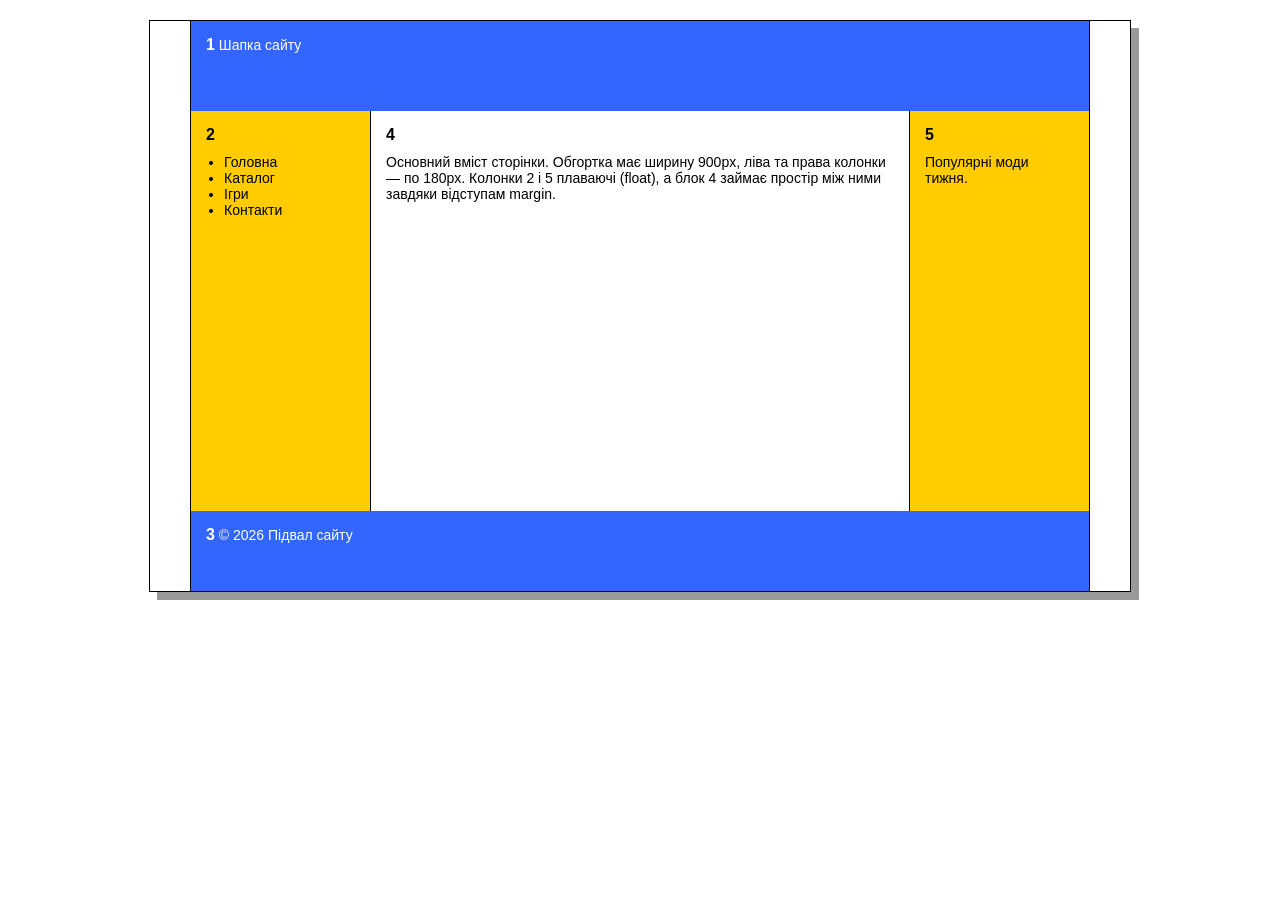
<file: lab3/task2/block-fixed.html>
<!DOCTYPE html>
<html lang="uk">
<head>
    <meta charset="UTF-8">
    <meta name="viewport" content="width=device-width, initial-scale=1.0">
    <title>Фіксована блокова верстка — варіант 7</title>
    <style>
        body {
            margin: 0;
            padding: 20px 0;
            font-family: Verdana, Arial, sans-serif;
            font-size: 14px;
            background-color: #ffffff;
        }

        /* обгортка по центру сторінки */
        .wrapper {
            width: 900px;
            margin: 0 auto;
            padding: 0 40px;
            background-color: #ffffff;
            border: 1px solid #000000;
            box-shadow: 8px 8px 0 #9a9a9a;
        }

        /* кольорові блоки всередині білої рамки */
        .page {
            border-left: 1px solid #000000;
            border-right: 1px solid #000000;
        }

        .num {
            font-weight: bold;
            font-size: 16px;
        }

        /* 1 — шапка */
        .header {
            height: 60px;
            padding: 15px;
            background-color: #3366ff;
            color: #ffffff;
        }

        /* контейнер для плаваючих колонок */
        .columns {
            overflow: hidden;
            background-color: #ffffff;
        }

        /* 2 — ліва колонка */
        .left {
            float: left;
            width: 180px;
            height: 400px;
            padding: 15px;
            box-sizing: border-box;
            background-color: #ffcc00;
            border-right: 1px solid #000000;
        }

        /* 5 — права колонка */
        .right {
            float: right;
            width: 180px;
            height: 400px;
            padding: 15px;
            box-sizing: border-box;
            background-color: #ffcc00;
            border-left: 1px solid #000000;
        }

        /* 4 — основний вміст */
        .content {
            margin: 0 180px;
            height: 400px;
            padding: 15px;
            box-sizing: border-box;
        }

        /* 3 — підвал */
        .footer {
            clear: both;
            height: 50px;
            padding: 15px;
            background-color: #3366ff;
            color: #ffffff;
        }

        .wrapper ul {
            margin: 10px 0 0;
            padding-left: 18px;
        }

        .wrapper p {
            margin: 10px 0 0;
        }
    </style>
</head>
<body>

    <div class="wrapper">
        <div class="page">
            <div class="header">
                <span class="num">1</span>
                Шапка сайту
            </div>

            <div class="columns">
                <div class="left">
                    <span class="num">2</span>
                    <ul>
                        <li>Головна</li>
                        <li>Каталог</li>
                        <li>Ігри</li>
                        <li>Контакти</li>
                    </ul>
                </div>

                <div class="right">
                    <span class="num">5</span>
                    <p>Популярні моди тижня.</p>
                </div>

                <div class="content">
                    <span class="num">4</span>
                    <p>Основний вміст сторінки. Обгортка має ширину 900px, ліва та права колонки — по 180px. Колонки 2 і 5 плаваючі (float), а блок 4 займає простір між ними завдяки відступам margin.</p>
                </div>
            </div>

            <div class="footer">
                <span class="num">3</span>
                &copy; 2026 Підвал сайту
            </div>
        </div>
    </div>

</body>
</html>
</file>
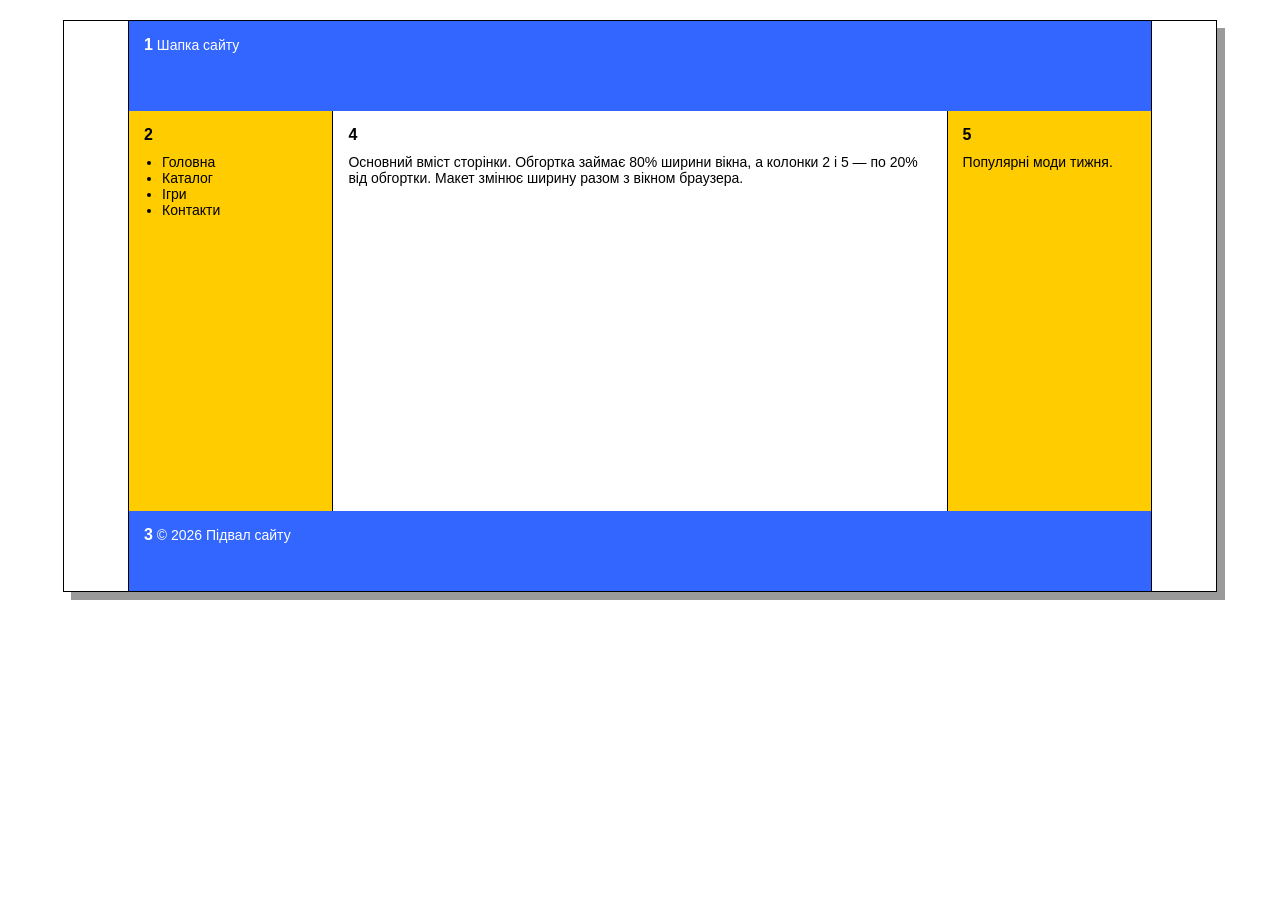
<file: lab3/task2/block-rubber.html>
<!DOCTYPE html>
<html lang="uk">
<head>
    <meta charset="UTF-8">
    <meta name="viewport" content="width=device-width, initial-scale=1.0">
    <title>Гумова блокова верстка — варіант 7</title>
    <style>
        body {
            margin: 0;
            padding: 20px 0;
            font-family: Verdana, Arial, sans-serif;
            font-size: 14px;
            background-color: #ffffff;
        }

        /* обгортка по центру сторінки */
        .wrapper {
            width: 80%;
            margin: 0 auto;
            padding: 0 5%;
            background-color: #ffffff;
            border: 1px solid #000000;
            box-shadow: 8px 8px 0 #9a9a9a;
        }

        /* кольорові блоки всередині білої рамки */
        .page {
            border-left: 1px solid #000000;
            border-right: 1px solid #000000;
        }

        .num {
            font-weight: bold;
            font-size: 16px;
        }

        /* 1 — шапка */
        .header {
            height: 60px;
            padding: 15px;
            background-color: #3366ff;
            color: #ffffff;
        }

        /* контейнер для плаваючих колонок */
        .columns {
            overflow: hidden;
            background-color: #ffffff;
        }

        /* 2 — ліва колонка */
        .left {
            float: left;
            width: 20%;
            height: 400px;
            padding: 15px;
            box-sizing: border-box;
            background-color: #ffcc00;
            border-right: 1px solid #000000;
        }

        /* 5 — права колонка */
        .right {
            float: right;
            width: 20%;
            height: 400px;
            padding: 15px;
            box-sizing: border-box;
            background-color: #ffcc00;
            border-left: 1px solid #000000;
        }

        /* 4 — основний вміст */
        .content {
            margin: 0 20%;
            height: 400px;
            padding: 15px;
            box-sizing: border-box;
        }

        /* 3 — підвал */
        .footer {
            clear: both;
            height: 50px;
            padding: 15px;
            background-color: #3366ff;
            color: #ffffff;
        }

        .wrapper ul {
            margin: 10px 0 0;
            padding-left: 18px;
        }

        .wrapper p {
            margin: 10px 0 0;
        }
    </style>
</head>
<body>

    <div class="wrapper">
        <div class="page">
            <div class="header">
                <span class="num">1</span>
                Шапка сайту
            </div>

            <div class="columns">
                <div class="left">
                    <span class="num">2</span>
                    <ul>
                        <li>Головна</li>
                        <li>Каталог</li>
                        <li>Ігри</li>
                        <li>Контакти</li>
                    </ul>
                </div>

                <div class="right">
                    <span class="num">5</span>
                    <p>Популярні моди тижня.</p>
                </div>

                <div class="content">
                    <span class="num">4</span>
                    <p>Основний вміст сторінки. Обгортка займає 80% ширини вікна, а колонки 2 і 5 — по 20% від обгортки. Макет змінює ширину разом з вікном браузера.</p>
                </div>
            </div>

            <div class="footer">
                <span class="num">3</span>
                &copy; 2026 Підвал сайту
            </div>
        </div>
    </div>

</body>
</html>
</file>
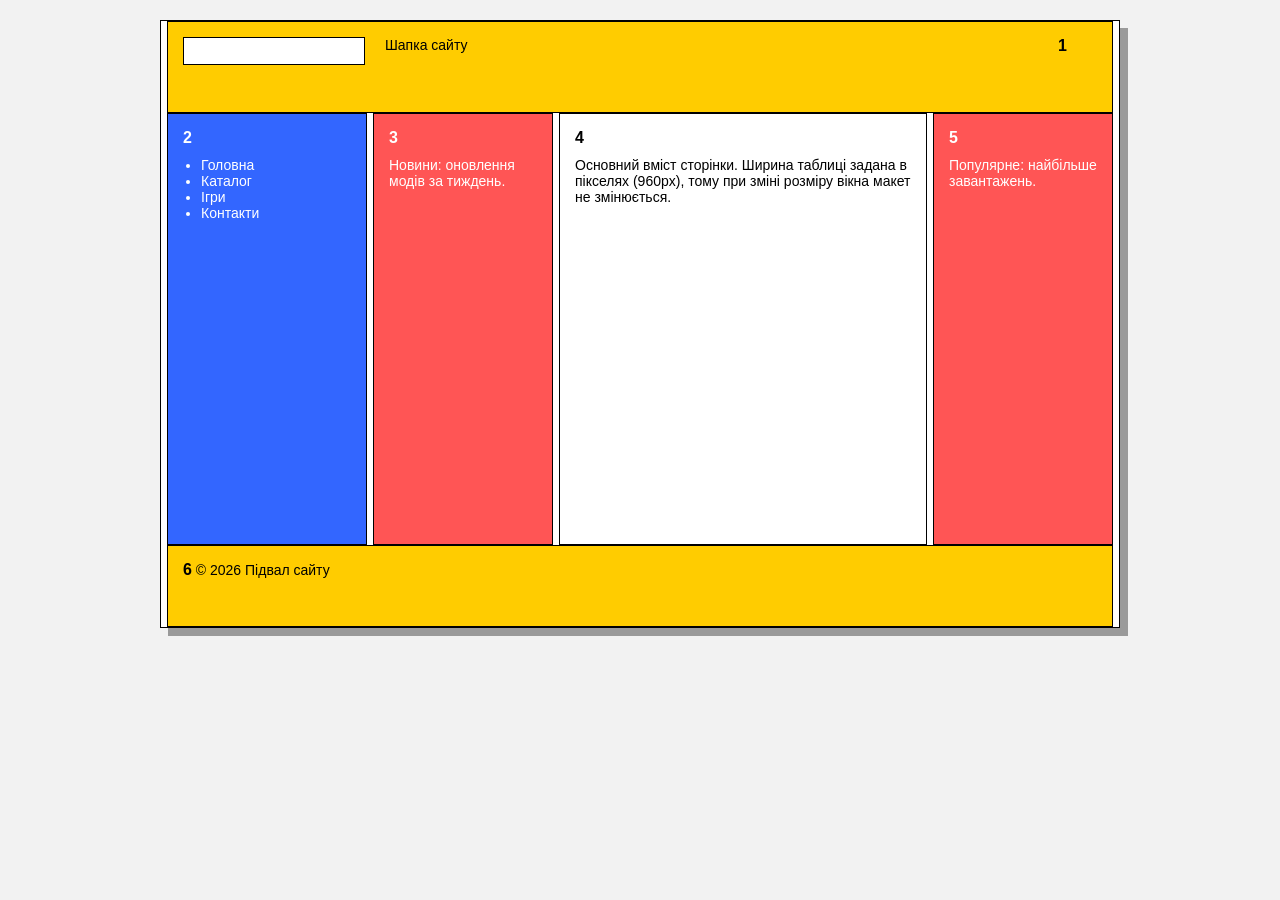
<file: lab3/task2/table-fixed.html>
<!DOCTYPE html>
<html lang="uk">
<head>
    <meta charset="UTF-8">
    <meta name="viewport" content="width=device-width, initial-scale=1.0">
    <title>Фіксована таблична верстка — варіант 6</title>
    <style>
        body {
            margin: 0;
            padding: 20px 0;
            font-family: Verdana, Arial, sans-serif;
            font-size: 14px;
            background-color: #f2f2f2;
        }

        .layout {
            width: 960px;
            margin: 0 auto;
            table-layout: fixed;
            border-collapse: separate;
            border-spacing: 6px 0;
            background-color: #ffffff;
            border: 1px solid #000000;
            box-shadow: 8px 8px 0 #9a9a9a;
        }

        .layout td {
            vertical-align: top;
            padding: 15px;
            border: 1px solid #000000;
        }

        .num {
            font-weight: bold;
            font-size: 16px;
        }

        /* 1 — шапка */
        .block-1 {
            height: 60px;
            background-color: #ffcc00;
        }

        .logo {
            float: left;
            width: 180px;
            height: 26px;
            background-color: #ffffff;
            border: 1px solid #000000;
            margin-right: 20px;
        }

        .block-1 .num {
            float: right;
            margin-right: 30px;
        }

        /* ширина колонок задається через colgroup */
        .col-2 {
            width: 200px;
        }

        .col-3,
        .col-5 {
            width: 180px;
        }

        /* 2 — меню */
        .block-2 {
            background-color: #3366ff;
            color: #ffffff;
        }

        /* 3 і 5 — бічні колонки */
        .block-3,
        .block-5 {
            background-color: #ff5555;
            color: #ffffff;
        }

        /* 4 — основний вміст */
        .block-4 {
            background-color: #ffffff;
        }

        .middle td {
            height: 400px;
        }

        /* 6 — підвал */
        .block-6 {
            height: 50px;
            background-color: #ffcc00;
        }

        .layout ul {
            margin: 10px 0 0;
            padding-left: 18px;
        }

        .layout p {
            margin: 10px 0 0;
        }
    </style>
</head>
<body>

    <table class="layout">
        <colgroup>
            <col class="col-2">
            <col class="col-3">
            <col class="col-4">
            <col class="col-5">
        </colgroup>
        <tr>
            <td colspan="4" class="block-1">
                <div class="logo"></div>
                <span class="num">1</span>
                Шапка сайту
            </td>
        </tr>
        <tr class="middle">
            <td class="block-2">
                <span class="num">2</span>
                <ul>
                    <li>Головна</li>
                    <li>Каталог</li>
                    <li>Ігри</li>
                    <li>Контакти</li>
                </ul>
            </td>
            <td class="block-3">
                <span class="num">3</span>
                <p>Новини: оновлення модів за тиждень.</p>
            </td>
            <td class="block-4">
                <span class="num">4</span>
                <p>Основний вміст сторінки. Ширина таблиці задана в пікселях (960px), тому при зміні розміру вікна макет не змінюється.</p>
            </td>
            <td class="block-5">
                <span class="num">5</span>
                <p>Популярне: найбільше завантажень.</p>
            </td>
        </tr>
        <tr>
            <td colspan="4" class="block-6">
                <span class="num">6</span>
                &copy; 2026 Підвал сайту
            </td>
        </tr>
    </table>

</body>
</html>
</file>
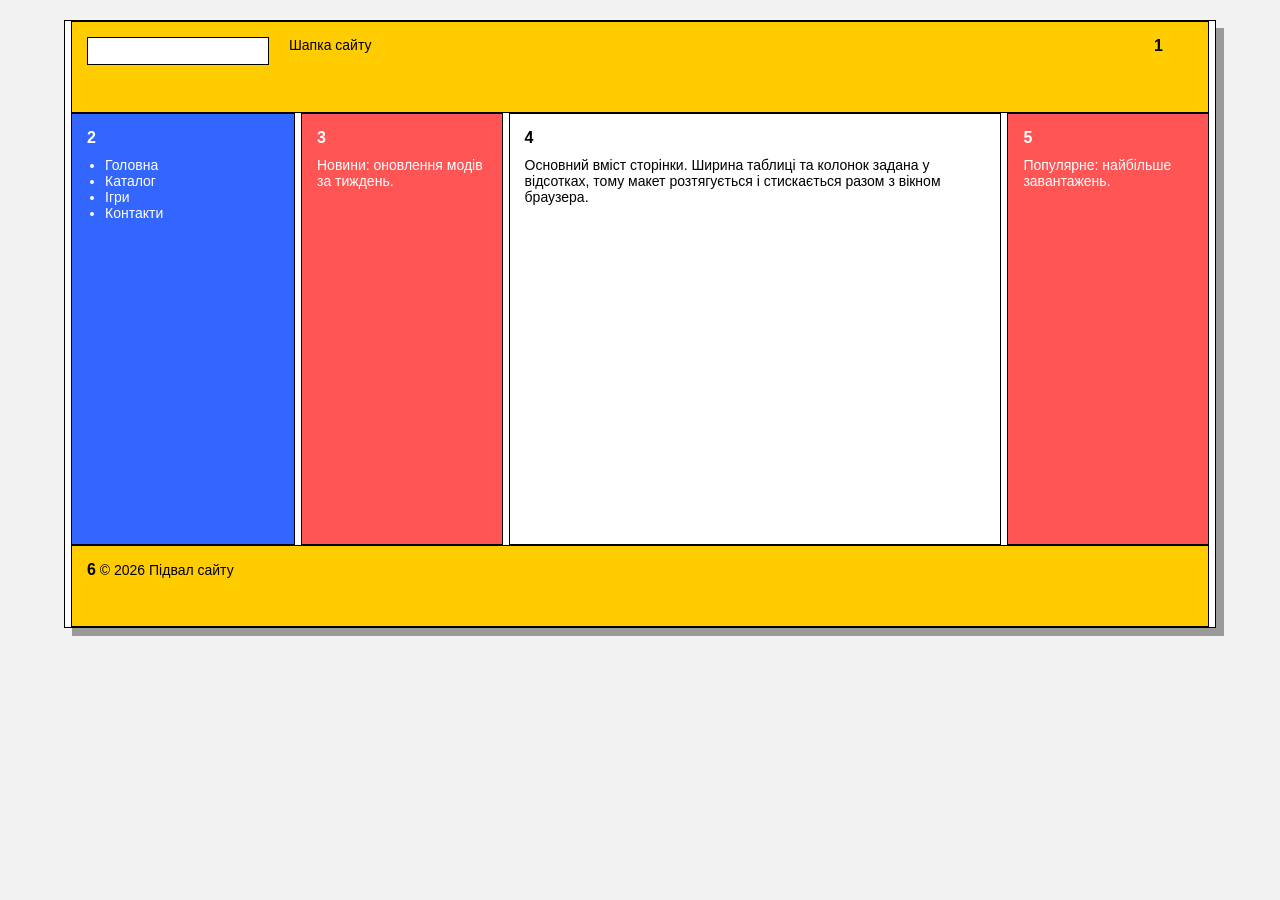
<file: lab3/task2/table-rubber.html>
<!DOCTYPE html>
<html lang="uk">
<head>
    <meta charset="UTF-8">
    <meta name="viewport" content="width=device-width, initial-scale=1.0">
    <title>Гумова таблична верстка — варіант 6</title>
    <style>
        body {
            margin: 0;
            padding: 20px 0;
            font-family: Verdana, Arial, sans-serif;
            font-size: 14px;
            background-color: #f2f2f2;
        }

        .layout {
            width: 90%;
            margin: 0 auto;
            table-layout: fixed;
            border-collapse: separate;
            border-spacing: 6px 0;
            background-color: #ffffff;
            border: 1px solid #000000;
            box-shadow: 8px 8px 0 #9a9a9a;
        }

        .layout td {
            vertical-align: top;
            padding: 15px;
            border: 1px solid #000000;
        }

        .num {
            font-weight: bold;
            font-size: 16px;
        }

        /* 1 — шапка */
        .block-1 {
            height: 60px;
            background-color: #ffcc00;
        }

        .logo {
            float: left;
            width: 180px;
            height: 26px;
            background-color: #ffffff;
            border: 1px solid #000000;
            margin-right: 20px;
        }

        .block-1 .num {
            float: right;
            margin-right: 30px;
        }

        /* ширина колонок задається через colgroup */
        .col-2 {
            width: 20%;
        }

        .col-3,
        .col-5 {
            width: 18%;
        }

        /* 2 — меню */
        .block-2 {
            background-color: #3366ff;
            color: #ffffff;
        }

        /* 3 і 5 — бічні колонки */
        .block-3,
        .block-5 {
            background-color: #ff5555;
            color: #ffffff;
        }

        /* 4 — основний вміст */
        .block-4 {
            background-color: #ffffff;
        }

        .middle td {
            height: 400px;
        }

        /* 6 — підвал */
        .block-6 {
            height: 50px;
            background-color: #ffcc00;
        }

        .layout ul {
            margin: 10px 0 0;
            padding-left: 18px;
        }

        .layout p {
            margin: 10px 0 0;
        }
    </style>
</head>
<body>

    <table class="layout">
        <colgroup>
            <col class="col-2">
            <col class="col-3">
            <col class="col-4">
            <col class="col-5">
        </colgroup>
        <tr>
            <td colspan="4" class="block-1">
                <div class="logo"></div>
                <span class="num">1</span>
                Шапка сайту
            </td>
        </tr>
        <tr class="middle">
            <td class="block-2">
                <span class="num">2</span>
                <ul>
                    <li>Головна</li>
                    <li>Каталог</li>
                    <li>Ігри</li>
                    <li>Контакти</li>
                </ul>
            </td>
            <td class="block-3">
                <span class="num">3</span>
                <p>Новини: оновлення модів за тиждень.</p>
            </td>
            <td class="block-4">
                <span class="num">4</span>
                <p>Основний вміст сторінки. Ширина таблиці та колонок задана у відсотках, тому макет розтягується і стискається разом з вікном браузера.</p>
            </td>
            <td class="block-5">
                <span class="num">5</span>
                <p>Популярне: найбільше завантажень.</p>
            </td>
        </tr>
        <tr>
            <td colspan="4" class="block-6">
                <span class="num">6</span>
                &copy; 2026 Підвал сайту
            </td>
        </tr>
    </table>

</body>
</html>
</file>
<file: css/style.css>
/* ===== Загальні стилі ===== */
* {
    margin: 0;
    padding: 0;
    box-sizing: border-box;
}

body {
    font-family: 'PT Sans', Arial, sans-serif;
    font-size: 16px;
    line-height: 1.55;
    color: #1f2328;
    background-color: #eef0f3;
}

h1, h2, h3 {
    font-family: 'PT Serif', 'Times New Roman', serif;
}

a {
    color: #1a56b8;
}

code {
    font-family: Consolas, 'Courier New', monospace;
    font-size: 0.9em;
    background-color: #eef0f3;
    padding: 1px 4px;
    border-radius: 3px;
}

/* ===== Шапка ===== */
.header {
    max-width: 1240px;
    margin: 0 auto;
    padding: 28px 20px 20px;
    display: flex;
    align-items: center;
    justify-content: space-between;
    gap: 30px;
}

.header__text {
    flex: 1;
    text-align: center;
}

.header h1 {
    font-size: 22px;
    line-height: 1.35;
    text-transform: uppercase;
}

.header__student {
    margin-top: 12px;
}

.header__photo {
    width: 120px;
    height: 150px;
    object-fit: cover;
    border: 1px solid #b9bfc8;
    border-radius: 4px;
    background-color: #fff;
}

/* ===== Кнопки лабораторних ===== */
.labs {
    max-width: 1240px;
    margin: 0 auto;
    padding: 0 20px;
    display: grid;
    grid-template-columns: repeat(9, 1fr);
    gap: 8px;
}

.labs__item {
    display: flex;
    align-items: center;
    justify-content: center;
    text-align: center;
    min-height: 56px;
    padding: 6px;
    font-size: 13px;
    line-height: 1.25;
    color: #1f2328;
    text-decoration: none;
    background-color: #fff;
    border: 1px solid #9aa2ad;
    border-radius: 14px;
}

.labs__item:hover {
    border-color: #1f2328;
}

.labs__item--active {
    background-color: #ffe94d;
    border-color: #1f2328;
    font-weight: 700;
}

.labs__item--disabled {
    color: #9aa2ad;
    pointer-events: none;
}

/* ===== Основна сітка ===== */
.layout {
    max-width: 1240px;
    margin: 24px auto 0;
    padding: 0 20px;
    display: grid;
    grid-template-columns: 270px 1fr;
    gap: 24px;
    align-items: start;
}

/* ===== Меню ===== */
.menu {
    display: flex;
    flex-direction: column;
    gap: 10px;
    position: sticky;
    top: 16px;
}

.menu__item {
    display: block;
    padding: 10px 18px;
    font-weight: 700;
    font-size: 14px;
    line-height: 1.3;
    color: #1f2328;
    text-decoration: none;
    background-color: #fff;
    border: 1px solid #9aa2ad;
    border-radius: 999px;
}

.menu__item--sub {
    margin-left: 40px;
    font-weight: 400;
    font-size: 13px;
    text-align: center;
}

.menu__item:hover {
    border-color: #1f2328;
    background-color: #fffbe0;
}

/* ===== Місце виведення інформації ===== */
.content {
    background-color: #fff;
    border: 1px solid #c9ced6;
    min-height: 600px;
    padding: 32px 40px;
    min-width: 0;
}

/* показуємо тільки вибраний розділ (через :target) */
.block {
    display: none;
}

.block:target {
    display: block;
}

/* якщо нічого не вибрано — показуємо перший розділ */
.content:not(:has(.block:target)) #topic {
    display: block;
}

.block h2 {
    font-size: 26px;
    margin-bottom: 16px;
}

.block h2:not(:first-child) {
    margin-top: 36px;
}

.block h3 {
    font-size: 19px;
    margin: 26px 0 10px;
}

.block p {
    margin-bottom: 12px;
    max-width: 75ch;
}

.block ul,
.block ol {
    padding-left: 24px;
    margin-bottom: 12px;
}

.block li {
    margin-bottom: 4px;
}

/* ===== Код ===== */
pre {
    background-color: #1e2329;
    color: #e3e6ea;
    padding: 18px 20px;
    border-radius: 6px;
    overflow-x: auto;
    font-size: 13px;
    line-height: 1.5;
    margin: 10px 0 16px;
    tab-size: 4;
}

pre code {
    background: none;
    padding: 0;
    font-size: inherit;
}

.code-long {
    max-height: 640px;
    overflow-y: auto;
}

/* ===== Таблиці у звіті ===== */
.links-table,
.theory-table {
    width: 100%;
    border-collapse: collapse;
    margin: 10px 0 16px;
    font-size: 15px;
}

.links-table th,
.links-table td,
.theory-table th,
.theory-table td {
    border: 1px solid #c9ced6;
    padding: 8px 12px;
    text-align: left;
    vertical-align: top;
}

.links-table th,
.theory-table thead th {
    background-color: #f4f5f7;
}

.links-table td:nth-child(2) {
    white-space: nowrap;
}

.links-table a {
    word-break: break-all;
}

.theory-table td:first-child {
    white-space: nowrap;
}

/* ===== Скриншоти ===== */
figure {
    margin: 10px 0 20px;
}

.screenshot {
    display: block;
    max-width: 100%;
    height: auto;
    border: 1px solid #c9ced6;
}

figcaption {
    margin-top: 8px;
    font-size: 14px;
    color: #5b636e;
    font-style: italic;
}

/* ===== Футер ===== */
.footer {
    text-align: center;
    font-size: 14px;
    color: #5b636e;
    padding: 30px 20px;
}

/* ===== Скриншоти поруч (ЛР №3) ===== */
.screens {
    display: flex;
    flex-wrap: wrap;
    align-items: flex-start;
    gap: 20px;
}

.screens figure {
    flex: 1 1 260px;
}

.screens .screen-narrow {
    flex: 0 1 260px;
}

.scheme {
    max-width: 240px;
}

.open-link {
    display: inline-block;
    margin-bottom: 12px;
    padding: 6px 14px;
    border: 1px solid #1a56b8;
    border-radius: 999px;
    text-decoration: none;
    font-size: 14px;
}

.open-link:hover {
    background-color: #1a56b8;
    color: #fff;
}

/* =========================================================
   Адаптивність звіту
   десктоп  — від 1001px
   планшет  — 601px … 1000px
   смартфон — до 600px
   ========================================================= */

/* ----- Планшет (оператор and) ----- */
@media (min-width: 601px) and (max-width: 1000px) {
    .labs {
        grid-template-columns: repeat(5, 1fr);
    }

    .layout {
        grid-template-columns: 1fr;
    }

    /* меню — у дві колонки над вмістом */
    .menu {
        position: static;
        display: grid;
        grid-template-columns: 1fr 1fr;
    }

    .menu__item--sub {
        margin-left: 0;
        text-align: left;
    }
}

/* ----- Смартфон ----- */
@media (max-width: 600px) {
    .header {
        flex-direction: column-reverse;
        gap: 16px;
    }

    .header h1 {
        font-size: 17px;
    }

    .header__photo {
        width: 90px;
        height: 112px;
    }

    /* кнопки лабораторних — одна стрічка з горизонтальною прокруткою */
    .labs {
        display: flex;
        overflow-x: auto;
        scroll-snap-type: x mandatory;
        padding-bottom: 6px;
    }

    .labs__item {
        flex: 0 0 120px;
        min-height: 48px;
        scroll-snap-align: start;
    }

    .layout {
        grid-template-columns: 1fr;
        gap: 16px;
    }

    .menu {
        position: static;
        flex-direction: row;
        flex-wrap: wrap;
        gap: 8px;
    }

    .menu__item,
    .menu__item--sub {
        margin-left: 0;
        padding: 8px 14px;
        font-size: 13px;
        text-align: left;
    }

    .content {
        padding: 20px 16px;
    }

    .block h2 {
        font-size: 22px;
    }

    pre {
        font-size: 12px;
        padding: 14px;
    }

    .theory-table td:first-child,
    .links-table td:nth-child(2) {
        white-space: normal;
    }
}

/* ----- Смартфон або планшет у горизонтальній орієнтації (кома — «або») ----- */
@media (max-height: 500px) and (orientation: landscape), (max-width: 1000px) and (orientation: landscape) {
    .menu {
        position: static;
    }
}

/* ----- Друк: лише вміст звіту (оператор only) ----- */
@media only print {
    .labs,
    .menu,
    .footer {
        display: none;
    }

    .layout {
        display: block;
    }

    .content {
        border: none;
        padding: 0;
    }

    pre {
        white-space: pre-wrap;
    }
}

/* ----- Широкі екрани без миші: більші кнопки меню (оператор not) ----- */
@media not all and (pointer: fine) {
    .menu__item {
        padding-top: 12px;
        padding-bottom: 12px;
    }
}

.figure-mobile img {
    max-width: 320px;
}
</file>
<file: lab3/flexbox/css/style.css>
/* ===== Загальні налаштування ===== */
:root {
    --orange: #ffbe5c;
    --dark: #1c1c1c;
    --text: #1a1a1a;
    --text-soft: #4d4d4d;
    --border: #1a1a1a;
}

* {
    margin: 0;
    padding: 0;
    box-sizing: border-box;
}

body {
    font-family: 'Montserrat', Arial, sans-serif;
    font-size: 1rem;
    line-height: 1.5;
    color: var(--text);
    background-color: #ffffff;
}

img {
    display: block;
    max-width: 100%;
    height: auto;
}

.container {
    width: 100%;
    max-width: 75rem;
    margin: 0 auto;
    padding: 0 1.5rem;
}

.section-title {
    font-size: clamp(1.75rem, 1.2rem + 2.5vw, 2.75rem);
    font-weight: 800;
    line-height: 1.15;
    margin-bottom: 2.5rem;
}

/* ===== Перший екран ===== */
.hero {
    padding: 3rem 0 2rem;
}

.hero__title {
    font-size: clamp(2rem, 1rem + 4.5vw, 4rem);
    font-weight: 800;
    line-height: 1.1;
    margin-bottom: 1.75rem;
}

/* жовтий фон під заголовком */
.hero__title span {
    background-color: var(--orange);
    padding: 0 0.5rem;
    box-decoration-break: clone;
    -webkit-box-decoration-break: clone;
}

/* переваги: елементи в рядок, переносяться при нестачі місця */
.perks {
    list-style: none;
    display: flex;
    flex-wrap: wrap;
    justify-content: space-between;
    gap: 1rem;
}

.perks__item {
    flex: 1 1 13rem;
    display: flex;
    align-items: flex-start;
    gap: 0.5rem;
    padding: 0.5rem 1rem;
    background-color: var(--orange);
    font-weight: 600;
    font-size: 0.9375rem;
    line-height: 1.3;
}

.perks__item::before {
    content: "";
    flex-shrink: 0;
    width: 0.375rem;
    height: 0.375rem;
    margin-top: 0.45em;
    border-radius: 50%;
    background-color: var(--text);
}

/* ===== Етапи навчання ===== */
.steps {
    padding: 3rem 0;
}

.steps__list {
    display: flex;
    flex-wrap: wrap;
    gap: 1.5rem;
}

/* картка — колонка: текст зверху, зображення внизу */
.step {
    flex: 1 1 calc(25% - 1.5rem);
    display: flex;
    flex-direction: column;
    border: 1px solid var(--border);
    transition: transform 0.25s, box-shadow 0.25s;
}

.step:hover {
    transform: translateY(-0.375rem);
    box-shadow: 0 0.75rem 1.5rem rgba(0, 0, 0, 0.12);
}

.step__body {
    flex: 1;
    display: flex;
    flex-direction: column;
    align-items: flex-start;
    padding: 1.5rem 1.25rem 2rem;
}

.step__num {
    display: flex;
    align-items: center;
    justify-content: center;
    width: 2.25rem;
    height: 2.25rem;
    margin-bottom: 1.5rem;
    border-radius: 50%;
    background-color: var(--orange);
    border: 1px solid #e0a040;
    font-weight: 600;
}

.step__title {
    font-size: 1.125rem;
    font-weight: 600;
    line-height: 1.3;
    margin-bottom: 0.5rem;
}

.step__text {
    color: var(--text-soft);
    font-size: 0.9375rem;
}

.step__image {
    background-color: var(--dark);
    padding: 1rem 0.5rem 0;
}

/* ===== Рівні навчання ===== */
.levels {
    padding: 2rem 0 4rem;
}

.level {
    display: flex;
    align-items: center;
    gap: 3rem;
}

.level + .level {
    margin-top: 3rem;
}

.level__image {
    flex: 0 1 60%;
}

.level__text {
    flex: 1 1 40%;
}

.level__text h3 {
    font-size: 1.125rem;
    font-weight: 600;
    margin-bottom: 0.75rem;
}

.level__text p {
    color: var(--text-soft);
    font-size: 0.9375rem;
}

/* ===== Підвал ===== */
.footer {
    background-color: #000000;
    color: #ffffff;
}

.footer__inner {
    display: flex;
    justify-content: space-between;
    align-items: center;
    padding-top: 0.75rem;
    padding-bottom: 0.75rem;
}

.footer__copy {
    font-size: 0.875rem;
}

.socials {
    list-style: none;
    display: flex;
    gap: 0.75rem;
}

.socials__link {
    display: flex;
    align-items: center;
    justify-content: center;
    width: 2.25rem;
    height: 2.25rem;
    background-color: #ffffff;
    color: #000000;
    transition: background-color 0.2s;
}

.socials__link:hover {
    background-color: var(--orange);
}

/* ===== Адаптивність ===== */

/* планшет: дві картки в рядку */
@media (min-width: 600px) and (max-width: 991px) {
    .step {
        flex-basis: calc(50% - 1.5rem);
    }

    .level {
        gap: 2rem;
    }

    .level__image {
        flex-basis: 50%;
    }

    .level__text {
        flex-basis: 50%;
    }
}

/* смартфон: усе в одну колонку */
@media (max-width: 599px) {
    .step {
        flex-basis: 100%;
    }

    .level {
        flex-direction: column;
        align-items: stretch;
        gap: 1.5rem;
    }

    .perks__item {
        flex-basis: 100%;
    }
}
</file>
